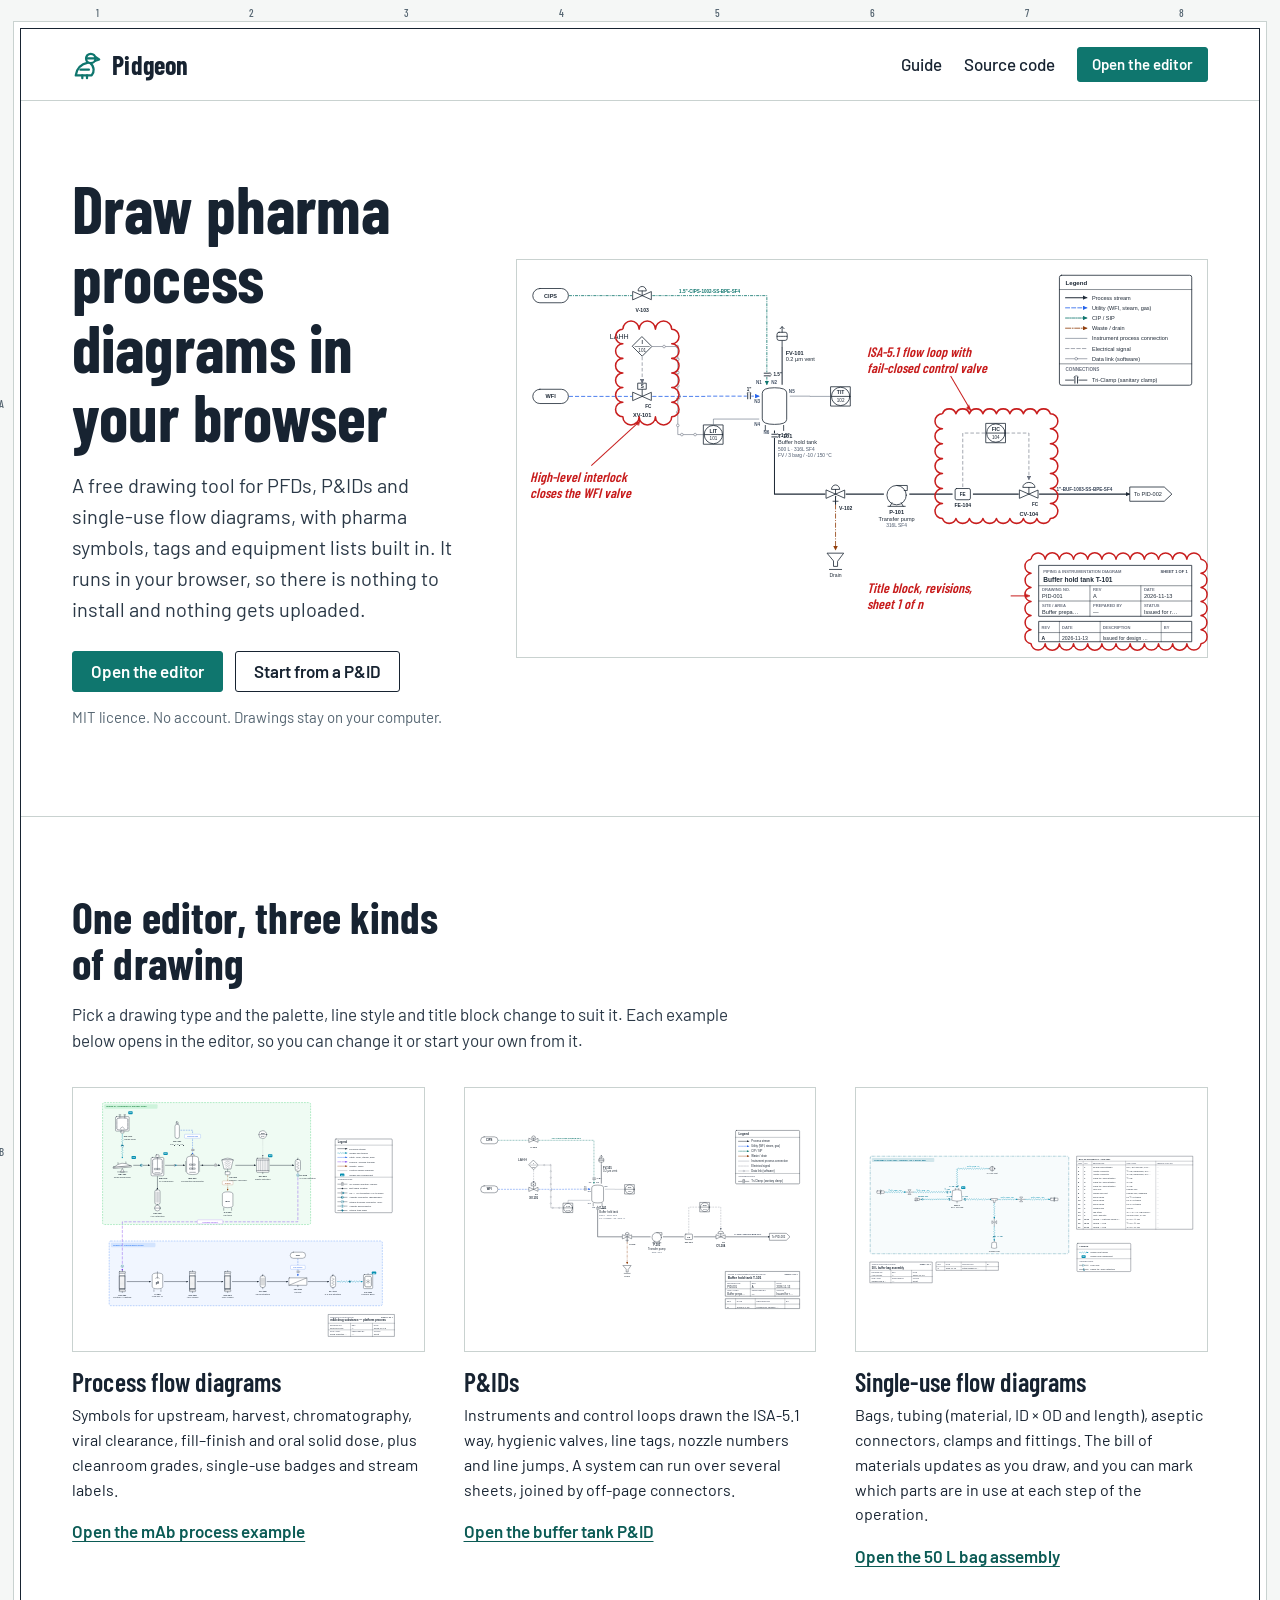
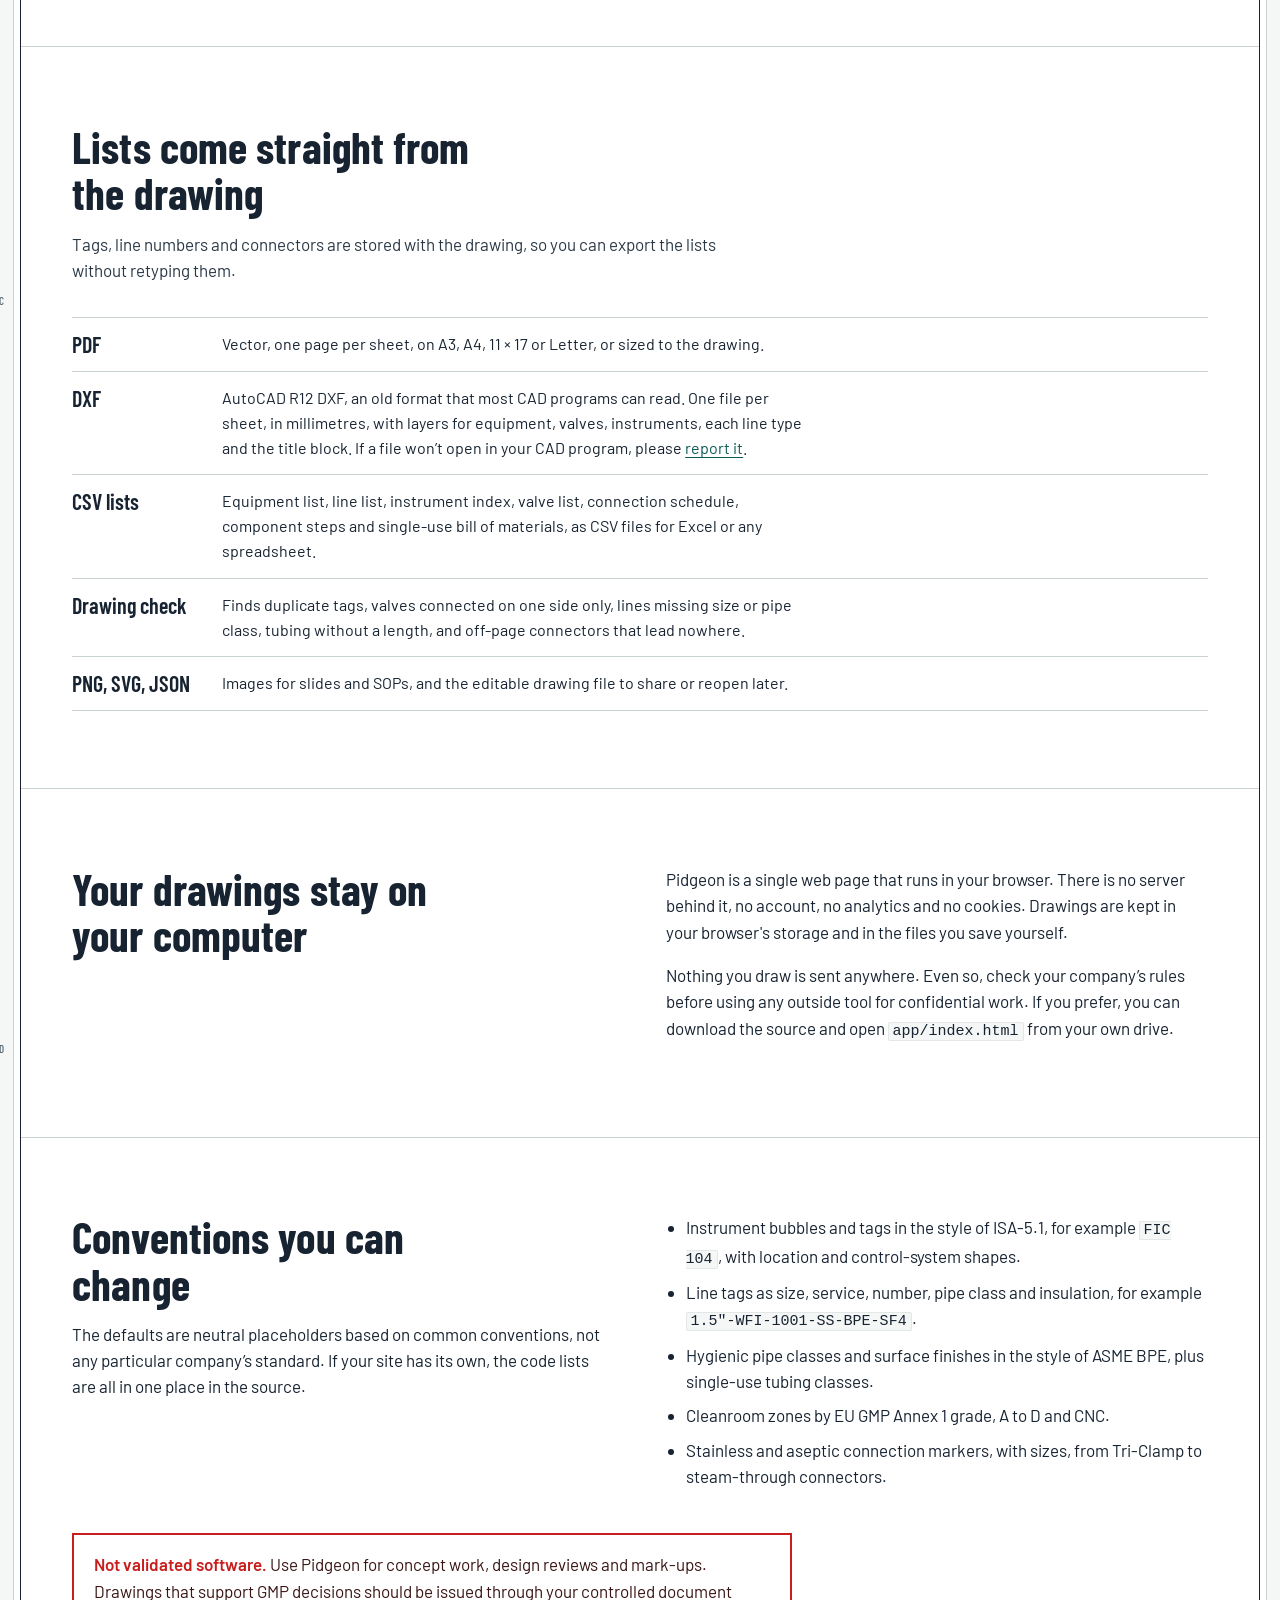
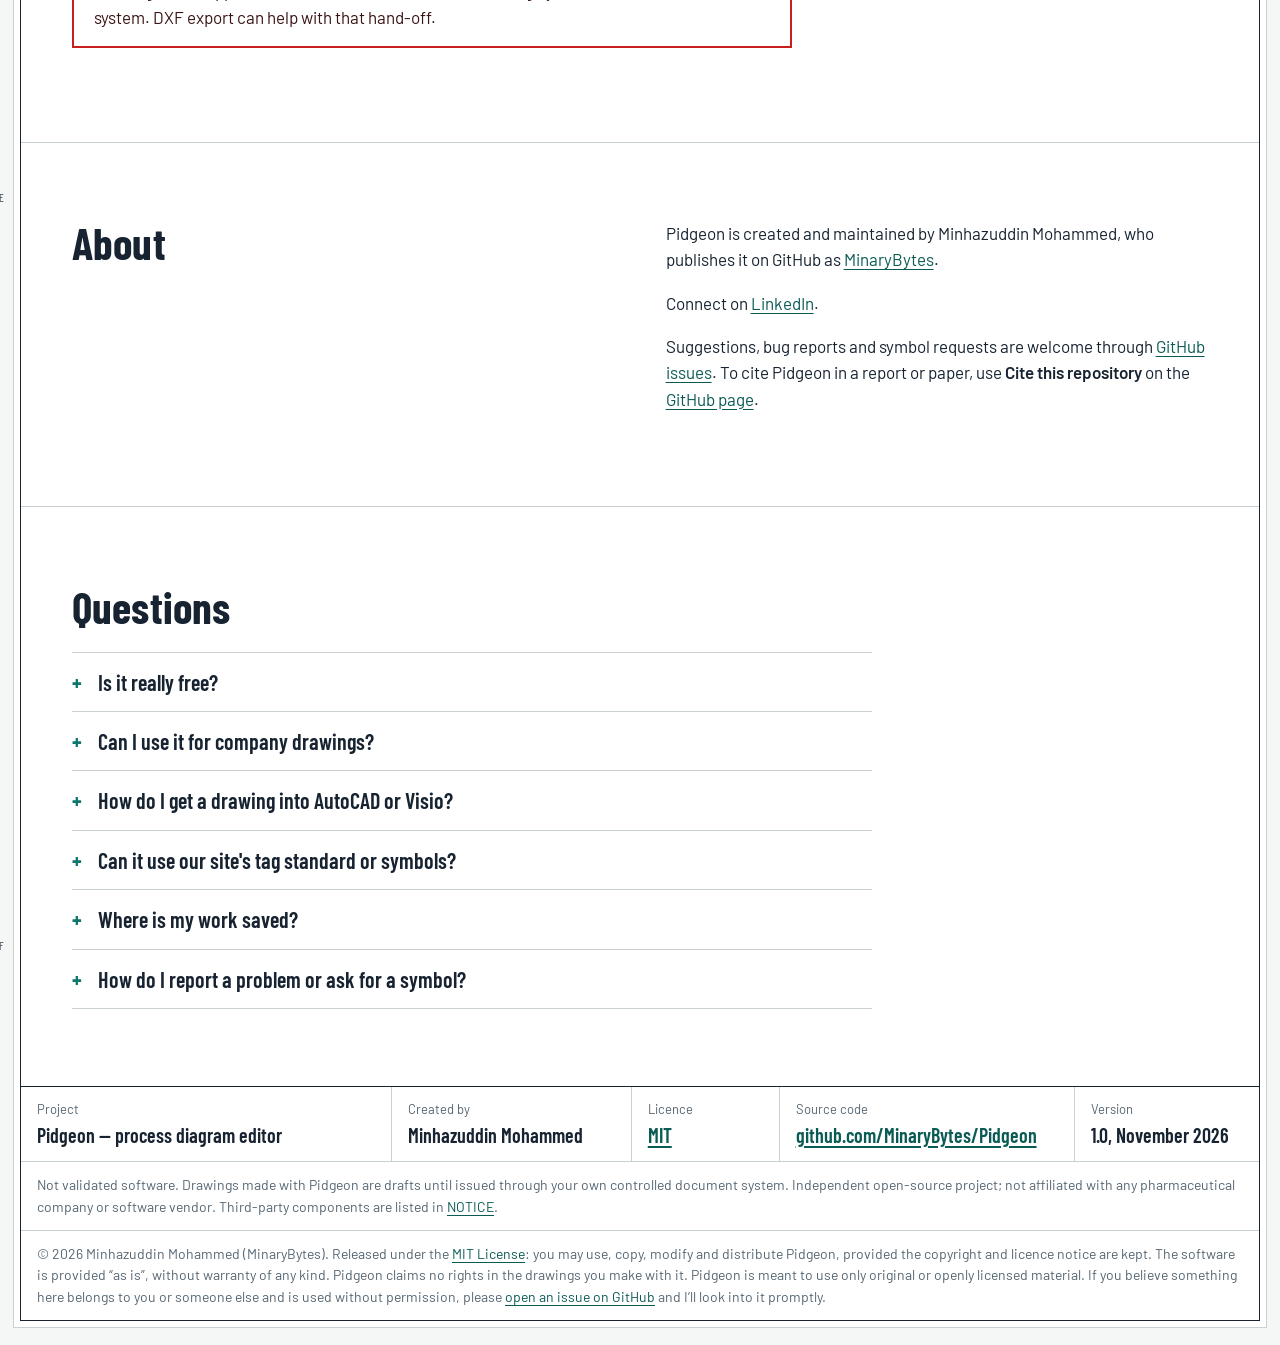
<file: index.html>
<!DOCTYPE html>
<html lang="en">
<head>
<meta charset="utf-8">
<meta name="viewport" content="width=device-width, initial-scale=1">
<title>Pidgeon — free process diagrams for pharma</title>
<meta name="description" content="A free, open-source editor for pharma PFDs, P&IDs and single-use flow diagrams. It runs in your browser and nothing is uploaded.">
<link rel="icon" href="assets/pidgeon.svg" type="image/svg+xml">
<link rel="stylesheet" href="assets/site.css">
<meta property="og:title" content="Pidgeon — process diagrams for pharma">
<meta property="og:description" content="A free, open-source editor for PFDs, P&amp;IDs and single-use flow diagrams. It runs in your browser and nothing is uploaded.">
<meta property="og:image" content="https://pidgeon.studio/assets/app-pid.webp">
<meta property="og:url" content="https://pidgeon.studio/">
<link rel="canonical" href="https://pidgeon.studio/">
</head>
<body>
<a class="skip" href="#main">Skip to content</a>
<div class="frame">
<div class="zones-x" aria-hidden="true"><span>1</span><span>2</span><span>3</span><span>4</span><span>5</span><span>6</span><span>7</span><span>8</span></div><div class="zones-y" aria-hidden="true"><span>A</span><span>B</span><span>C</span><span>D</span><span>E</span><span>F</span></div>
<header class="top">
  <a class="brand" href="./"><svg viewBox="0 0 32 32" fill="none" stroke="#0F766E" stroke-width="2.4" stroke-linejoin="round" stroke-linecap="round" aria-hidden="true"><circle cx="20" cy="9" r="5"/><path d="M15 9h10"/><path d="M25 7.5l4 2.5-4 1.5"/><path d="M17 13.5C10 15 5 20 4 27h17c3-3.5 3-9.5-1.5-13"/><path d="M9 21h9"/><path d="M11 27v3M16 27v3"/></svg>Pidgeon</a>
  <nav class="links" aria-label="Main">
    <a href="guide.html">Guide</a>
    <a href="https://github.com/MinaryBytes/Pidgeon">Source code</a>
    <a class="btn go" href="app/">Open the editor</a>
  </nav>
</header>
<main id="main">
<div class="hero">
  <div>
    <h1>Draw pharma process diagrams in your browser</h1>
    <p class="lede">A free drawing tool for PFDs, P&amp;IDs and single-use flow diagrams, with pharma symbols, tags and equipment lists built in. It runs in your browser, so there is nothing to install and nothing gets uploaded.</p>
    <div class="ctas">
      <a class="btn go" href="app/">Open the editor</a>
      <a class="btn" href="app/#template-pid">Start from a P&amp;ID</a>
    </div>
    <p class="small">MIT licence. No account. Drawings stay on your computer.</p>
  </div>
  <figure class="drawing" style="margin:0">
    <img src="assets/drawing-pid.svg" width="1356" height="780" alt="A P&amp;ID drawn in Pidgeon: buffer hold tank T-101 with WFI and CIP supply lines, level and temperature transmitters, an interlocked on/off valve, transfer pump, flow loop with control valve, legend and title block.">
    <svg class="markup" viewBox="54 40 1356 780" aria-hidden="true">
      <g class="n1"><path class="cloud" pathLength="1" d="M890.0,342.0 A14,14 0 0 1 916.5,342.0 A14,14 0 0 1 943.0,342.0 A14,14 0 0 1 969.5,342.0 A14,14 0 0 1 996.0,342.0 A14,14 0 0 1 1022.5,342.0 A14,14 0 0 1 1049.0,342.0 A14,14 0 0 1 1075.5,342.0 A14,14 0 0 1 1102.0,342.0 A14,14 0 0 1 1102.0,371.4 A14,14 0 0 1 1102.0,400.9 A14,14 0 0 1 1102.0,430.3 A14,14 0 0 1 1102.0,459.7 A14,14 0 0 1 1102.0,489.1 A14,14 0 0 1 1102.0,518.6 A14,14 0 0 1 1102.0,548.0 A14,14 0 0 1 1075.5,548.0 A14,14 0 0 1 1049.0,548.0 A14,14 0 0 1 1022.5,548.0 A14,14 0 0 1 996.0,548.0 A14,14 0 0 1 969.5,548.0 A14,14 0 0 1 943.0,548.0 A14,14 0 0 1 916.5,548.0 A14,14 0 0 1 890.0,548.0 A14,14 0 0 1 890.0,518.6 A14,14 0 0 1 890.0,489.1 A14,14 0 0 1 890.0,459.7 A14,14 0 0 1 890.0,430.3 A14,14 0 0 1 890.0,400.9 A14,14 0 0 1 890.0,371.4 A14,14 0 0 1 890.0,342.0"/><path class="lead" pathLength="1" d="M906,268 L946,336"/><path class="tri" d="M946,336 l-10,-4 l6,-8 z"/><text x="742" y="230">ISA-5.1 flow loop with</text><text x="742" y="262">fail-closed control valve</text></g>
      <g class="n2"><path class="cloud" pathLength="1" d="M262.0,176.0 A14,14 0 0 1 294.0,176.0 A14,14 0 0 1 326.0,176.0 A14,14 0 0 1 358.0,176.0 A14,14 0 0 1 358.0,204.7 A14,14 0 0 1 358.0,233.3 A14,14 0 0 1 358.0,262.0 A14,14 0 0 1 358.0,290.7 A14,14 0 0 1 358.0,319.3 A14,14 0 0 1 358.0,348.0 A14,14 0 0 1 326.0,348.0 A14,14 0 0 1 294.0,348.0 A14,14 0 0 1 262.0,348.0 A14,14 0 0 1 262.0,319.3 A14,14 0 0 1 262.0,290.7 A14,14 0 0 1 262.0,262.0 A14,14 0 0 1 262.0,233.3 A14,14 0 0 1 262.0,204.7 A14,14 0 0 1 262.0,176.0"/><path class="lead" pathLength="1" d="M200,444 L296,356"/><path class="tri" d="M296,356 l-3,10 l-8,-6 z"/><text x="80" y="476">High-level interlock</text><text x="80" y="508">closes the WFI valve</text></g>
      <g class="n3"><path class="cloud" pathLength="1" d="M1064.0,628.0 A14,14 0 0 1 1091.8,628.0 A14,14 0 0 1 1119.7,628.0 A14,14 0 0 1 1147.5,628.0 A14,14 0 0 1 1175.3,628.0 A14,14 0 0 1 1203.2,628.0 A14,14 0 0 1 1231.0,628.0 A14,14 0 0 1 1258.8,628.0 A14,14 0 0 1 1286.7,628.0 A14,14 0 0 1 1314.5,628.0 A14,14 0 0 1 1342.3,628.0 A14,14 0 0 1 1370.2,628.0 A14,14 0 0 1 1398.0,628.0 A14,14 0 0 1 1398.0,655.7 A14,14 0 0 1 1398.0,683.3 A14,14 0 0 1 1398.0,711.0 A14,14 0 0 1 1398.0,738.7 A14,14 0 0 1 1398.0,766.3 A14,14 0 0 1 1398.0,794.0 A14,14 0 0 1 1370.2,794.0 A14,14 0 0 1 1342.3,794.0 A14,14 0 0 1 1314.5,794.0 A14,14 0 0 1 1286.7,794.0 A14,14 0 0 1 1258.8,794.0 A14,14 0 0 1 1231.0,794.0 A14,14 0 0 1 1203.2,794.0 A14,14 0 0 1 1175.3,794.0 A14,14 0 0 1 1147.5,794.0 A14,14 0 0 1 1119.7,794.0 A14,14 0 0 1 1091.8,794.0 A14,14 0 0 1 1064.0,794.0 A14,14 0 0 1 1064.0,766.3 A14,14 0 0 1 1064.0,738.7 A14,14 0 0 1 1064.0,711.0 A14,14 0 0 1 1064.0,683.3 A14,14 0 0 1 1064.0,655.7 A14,14 0 0 1 1064.0,628.0"/><path class="lead" pathLength="1" d="M1024,700 L1062,700"/><path class="tri" d="M1062,700 l-10,-5 v10 z"/><text x="742" y="694">Title block, revisions,</text><text x="742" y="726">sheet 1 of n</text></g>
    </svg>
  </figure>
</div>

<section aria-labelledby="kinds">
  <h2 id="kinds">One editor, three kinds of drawing</h2>
  <p class="intro">Pick a drawing type and the palette, line style and title block change to suit it. Each example below opens in the editor, so you can change it or start your own from it.</p>
  <div class="kinds">
    <div class="kind">
      <figure><img src="assets/drawing-mab.svg" alt="Process flow diagram of a monoclonal antibody process, from seed expansion to frozen bulk drug substance." loading="lazy"></figure>
      <h3>Process flow diagrams</h3>
      <p>Symbols for upstream, harvest, chromatography, viral clearance, fill–finish and oral solid dose, plus cleanroom grades, single-use badges and stream labels.</p>
      <a class="open" href="app/#template-mab">Open the mAb process example</a>
    </div>
    <div class="kind">
      <figure><img src="assets/drawing-pid.svg" alt="P&amp;ID of buffer hold tank T-101." loading="lazy"></figure>
      <h3>P&amp;IDs</h3>
      <p>Instruments and control loops drawn the ISA-5.1 way, hygienic valves, line tags, nozzle numbers and line jumps. A system can run over several sheets, joined by off-page connectors.</p>
      <a class="open" href="app/#template-pid">Open the buffer tank P&amp;ID</a>
    </div>
    <div class="kind">
      <figure><img src="assets/drawing-su.svg" alt="Single-use flow diagram of a 50 litre buffer bag with tubing, aseptic connectors, clamps, a tee and a sample bag, with its bill of materials." loading="lazy"></figure>
      <h3>Single-use flow diagrams</h3>
      <p>Bags, tubing (material, ID × OD and length), aseptic connectors, clamps and fittings. The bill of materials updates as you draw, and you can mark which parts are in use at each step of the operation.</p>
      <a class="open" href="app/#template-su">Open the 50 L bag assembly</a>
    </div>
  </div>
</section>

<section aria-labelledby="out">
  <h2 id="out">Lists come straight from the drawing</h2>
  <p class="intro">Tags, line numbers and connectors are stored with the drawing, so you can export the lists without retyping them.</p>
  <table class="outputs">
    <tr><th scope="row">PDF</th><td><p>Vector, one page per sheet, on A3, A4, 11 × 17 or Letter, or sized to the drawing.</p></td></tr>
    <tr><th scope="row">DXF</th><td><p>AutoCAD R12 DXF, an old format that most CAD programs can read. One file per sheet, in millimetres, with layers for equipment, valves, instruments, each line type and the title block. If a file won’t open in your CAD program, please <a href="https://github.com/MinaryBytes/Pidgeon/issues">report it</a>.</p></td></tr>
    <tr><th scope="row">CSV lists</th><td><p>Equipment list, line list, instrument index, valve list, connection schedule, component steps and single-use bill of materials, as CSV files for Excel or any spreadsheet.</p></td></tr>
    <tr><th scope="row">Drawing check</th><td><p>Finds duplicate tags, valves connected on one side only, lines missing size or pipe class, tubing without a length, and off-page connectors that lead nowhere.</p></td></tr>
    <tr><th scope="row">PNG, SVG, JSON</th><td><p>Images for slides and SOPs, and the editable drawing file to share or reopen later.</p></td></tr>
  </table>
</section>

<section aria-labelledby="priv">
  <div class="split">
    <div>
      <h2 id="priv">Your drawings stay on your computer</h2>
    </div>
    <div>
      <p>Pidgeon is a single web page that runs in your browser. There is no server behind it, no account, no analytics and no cookies. Drawings are kept in your browser's storage and in the files you save yourself.</p>
      <p>Nothing you draw is sent anywhere. Even so, check your company’s rules before using any outside tool for confidential work. If you prefer, you can download the source and open <code>app/index.html</code> from your own drive.</p>
    </div>
  </div>
</section>

<section aria-labelledby="conv">
  <div class="split">
    <div>
      <h2 id="conv">Conventions you can change</h2>
      <p>The defaults are neutral placeholders based on common conventions, not any particular company’s standard. If your site has its own, the code lists are all in one place in the source.</p>
    </div>
    <ul>
      <li>Instrument bubbles and tags in the style of ISA-5.1, for example <code>FIC 104</code>, with location and control-system shapes.</li>
      <li>Line tags as size, service, number, pipe class and insulation, for example <code>1.5"-WFI-1001-SS-BPE-SF4</code>.</li>
      <li>Hygienic pipe classes and surface finishes in the style of ASME BPE, plus single-use tubing classes.</li>
      <li>Cleanroom zones by EU GMP Annex 1 grade, A to D and CNC.</li>
      <li>Stainless and aseptic connection markers, with sizes, from Tri-Clamp to steam-through connectors.</li>
    </ul>
  </div>
  <p class="note" style="margin-top:36px"><strong>Not validated software.</strong> Use Pidgeon for concept work, design reviews and mark-ups. Drawings that support GMP decisions should be issued through your controlled document system. DXF export can help with that hand-off.</p>
</section>

<section aria-labelledby="about">
  <div class="split">
    <div><h2 id="about">About</h2></div>
    <div>
      <p>Pidgeon is created and maintained by Minhazuddin Mohammed, who publishes it on GitHub as <a href="https://github.com/MinaryBytes">MinaryBytes</a>.</p>
      <p>Connect on <a href="https://www.linkedin.com/in/minhazuddinm/" rel="author">LinkedIn</a>.</p>
      <p>Suggestions, bug reports and symbol requests are welcome through <a href="https://github.com/MinaryBytes/Pidgeon/issues">GitHub issues</a>. To cite Pidgeon in a report or paper, use <b>Cite this repository</b> on the <a href="https://github.com/MinaryBytes/Pidgeon">GitHub page</a>.</p>
    </div>
  </div>
</section>

<section aria-labelledby="faq">
  <h2 id="faq" style="margin-bottom:22px">Questions</h2>
  <details><summary>Is it really free?</summary><p>Yes. Pidgeon is open source under the MIT licence: use it, change it and share it, including at work and in commercial projects.</p></details>
  <details><summary>Can I use it for company drawings?</summary><p>Nothing you draw leaves your computer, but whether you may use it for company work is your company’s call, so check their rules on outside tools first. Because Pidgeon is a static page, an IT team can also host its own copy internally.</p></details>
  <details><summary>How do I get a drawing into AutoCAD or Visio?</summary><p>Use Save &amp; export. For CAD, choose DXF, which keeps layers and linetypes. For Visio, PowerPoint or Word, choose SVG and insert it as a picture.</p></details>
  <details><summary>Can it use our site's tag standard or symbols?</summary><p>The service codes, pipe classes and tag prefixes are short lists at the top of the code. Fork the project and change them, or open an issue describing your standard.</p></details>
  <details><summary>Where is my work saved?</summary><p>In this browser on this computer, automatically. To move a drawing to another computer or share it, use Save &amp; export and choose the diagram file (.json), then Open it on the other machine.</p></details>
  <details><summary>How do I report a problem or ask for a symbol?</summary><p>Open an issue on <a href="https://github.com/MinaryBytes/Pidgeon/issues">GitHub</a>. Attach the .json file if a drawing shows the problem, after removing anything confidential.</p></details>
</section>
</main>
<footer class="titleblock">
  <div><span class="k">Project</span><span class="v">Pidgeon — process diagram editor</span></div>
  <div><span class="k">Created by</span><span class="v" data-author>Minhazuddin Mohammed</span></div>
  <div><span class="k">Licence</span><span class="v"><a href="LICENSE">MIT</a></span></div>
  <div><span class="k">Source code</span><span class="v"><a href="https://github.com/MinaryBytes/Pidgeon">github.com/MinaryBytes/Pidgeon</a></span></div>
  <div><span class="k">Version</span><span class="v">1.0, November 2026</span></div>
  <div class="wide">Not validated software. Drawings made with Pidgeon are drafts until issued through your own controlled document system. Independent open-source project; not affiliated with any pharmaceutical company or software vendor. Third-party components are listed in <a href="NOTICE.md">NOTICE</a>.</div>
  <div class="wide copyright">© 2026 Minhazuddin Mohammed (MinaryBytes). Released under the <a href="LICENSE">MIT License</a>: you may use, copy, modify and distribute Pidgeon, provided the copyright and licence notice are kept. The software is provided “as is”, without warranty of any kind. Pidgeon claims no rights in the drawings you make with it. Pidgeon is meant to use only original or openly licensed material. If you believe something here belongs to you or someone else and is used without permission, please <a href="https://github.com/MinaryBytes/Pidgeon/issues/new">open an issue on GitHub</a> and I’ll look into it promptly.</div>
</footer>
</div>
</body>
</html>
</file>
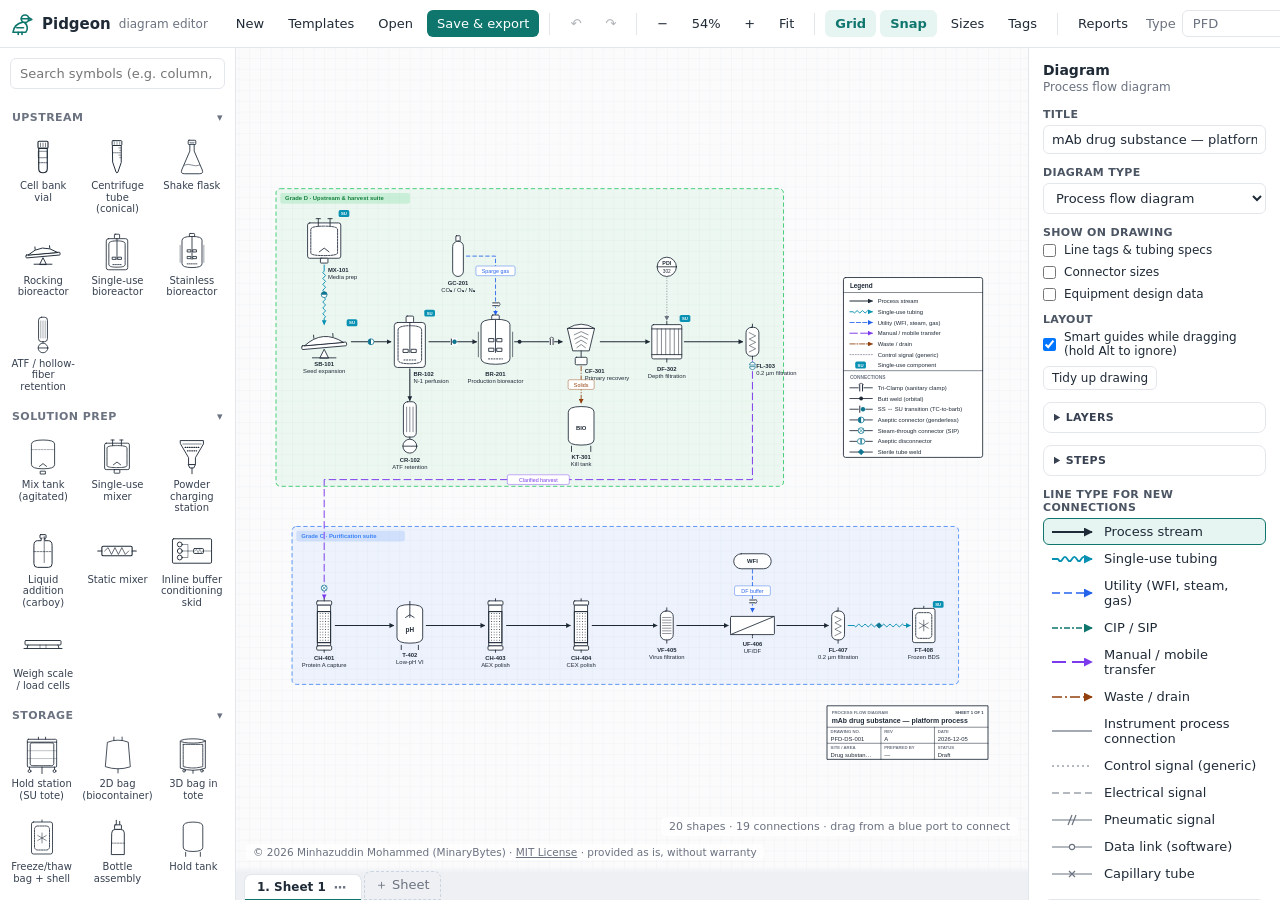
<file: app/index.html>
<!DOCTYPE html>
<html lang="en">
<head>
<meta charset="utf-8">
<meta name="viewport" content="width=device-width, initial-scale=1">
<title>Pidgeon — process diagram editor</title>
<meta name="description" content="Free, open-source editor for pharma PFDs, P&IDs and single-use assembly drawings. Runs in your browser.">
<link rel="icon" href="../assets/pidgeon.svg" type="image/svg+xml">
<style>
:root{--bg:#f4f5f7;--panel:#fff;--line:#e3e6eb;--ink:#1f2a37;--muted:#6b7280;--accent:#0f766e;--accent-soft:#e6f4f2;--sel:#0ea5e9}
*{box-sizing:border-box}
html,body{margin:0;height:100%;font-family:Inter,system-ui,-apple-system,"Segoe UI",sans-serif;color:var(--ink);background:var(--bg);font-size:13px;overflow:hidden}
button,input,select,textarea{font:inherit;color:inherit}
#app{display:grid;grid-template-columns:236px 1fr 252px;grid-template-rows:48px 1fr;height:100vh}
header{grid-column:1/4;display:flex;align-items:center;gap:4px;padding:0 10px;background:var(--panel);border-bottom:1px solid var(--line);min-width:0;overflow-x:auto}
.brand{display:flex;align-items:center;gap:8px;font-weight:700;font-size:15px;margin-right:10px;white-space:nowrap}
a.brand{color:inherit;text-decoration:none;border-radius:6px;padding:2px 4px;margin-left:-4px}a.brand:hover{background:#f0fdfa}a.brand:focus-visible{outline:2px solid var(--accent);outline-offset:2px}
.brand small{font-weight:500;color:var(--muted);font-size:12px}
.btn{border:1px solid transparent;background:transparent;border-radius:6px;padding:5px 9px;cursor:pointer;white-space:nowrap;display:inline-flex;align-items:center;gap:5px}
.btn:hover{background:#eef0f3}
.btn.primary{background:var(--accent);color:#fff}
.btn.primary:hover{background:#0d6660}
.btn.outline{border-color:var(--line);background:#fff}
.btn.on{background:var(--accent-soft);color:var(--accent);font-weight:600}
.btn:disabled{opacity:.35;cursor:default;background:transparent}
.sep{width:1px;height:22px;background:var(--line);margin:0 6px;flex:none}
.spacer{flex:1}
#zoomLbl{min-width:48px;text-align:center;font-variant-numeric:tabular-nums}
header select{border:1px solid var(--line);border-radius:6px;padding:4px 6px;background:#fff}
/* palette */
#palette{background:var(--panel);border-right:1px solid var(--line);display:flex;flex-direction:column;min-height:0}
#palSearch{margin:10px;padding:7px 9px;border:1px solid var(--line);border-radius:6px;outline:none}
#palSearch:focus{border-color:var(--accent)}
#palList{overflow-y:auto;padding:0 8px 16px;flex:1}
.cat{margin-top:6px}
.cat h4{margin:0;padding:6px 4px;font-size:11px;letter-spacing:.04em;text-transform:uppercase;color:var(--muted);cursor:pointer;display:flex;justify-content:space-between;user-select:none}
.cat.closed .grid{display:none}
.cat.closed h4 span:last-child{transform:rotate(-90deg)}
.grid{display:grid;grid-template-columns:repeat(3,1fr);gap:4px}
.pal-item{display:flex;flex-direction:column;align-items:center;gap:3px;padding:6px 2px 5px;border-radius:6px;cursor:grab;border:1px solid transparent;user-select:none;touch-action:none}
.pal-item:hover{background:#f1f5f9;border-color:var(--line)}
.pal-item svg{width:44px;height:40px;pointer-events:none}
.pal-item span{font-size:10px;text-align:center;line-height:1.15;color:#374151}
.ghost{position:fixed;pointer-events:none;z-index:50;transform:translate(-50%,-50%);opacity:.8}
.ghost svg{width:64px;height:58px}
/* stage */
#stage{position:relative;min-width:0;min-height:0;overflow:hidden}
#cv{width:100%;height:100%;display:block;background:#fbfbfc;touch-action:none;user-select:none;-webkit-user-select:none}
#cv.panning{cursor:grabbing}
#cv.space{cursor:grab}
.port{fill:#fff;stroke:var(--sel);stroke-width:1.5;opacity:0;cursor:crosshair}
.port.q{stroke-width:1.2}
.node:hover .port,#cv.connecting .port,.node.sel .port{opacity:1}
.port:hover{fill:var(--sel)}
.node{cursor:move}
.ehit{cursor:pointer}
.handle{fill:#fff;stroke:var(--sel);stroke-width:1.5;cursor:nwse-resize}
.eend{fill:#fff;stroke:var(--sel);stroke-width:1.5;cursor:crosshair}
.seg{fill:var(--sel);stroke:#fff;stroke-width:1.2}.seg.h{cursor:ns-resize}.seg.v{cursor:ew-resize}.seg:hover{fill:#0369a1}
.layerbar{position:relative}.layerbar+.stepbar{margin-left:6px}
.lbtn{border:1px solid #cbd5e1;background:#fff;border-radius:6px;padding:3px 9px;font-size:12px;cursor:pointer;color:#334155}.lbtn b{color:var(--accent)}
.lpop{position:fixed;min-width:240px;max-height:60vh;overflow:auto;background:#fff;border:1px solid var(--line);border-radius:8px;box-shadow:0 8px 24px rgba(15,23,42,.14);padding:6px;z-index:20;font-weight:500;color:#1f2937}
.lrow{display:flex;align-items:center;gap:7px;padding:5px 6px;border-radius:5px;cursor:pointer}.lrow:hover{background:#f1f5f9}
.lrow i{width:10px;height:10px;border-radius:3px;flex:none}.lrow span{flex:1}
.solo{border:none;background:none;color:var(--muted);font-size:11px;cursor:pointer;padding:0 2px}.solo:hover{color:var(--accent)}
.lfoot{border-top:1px solid var(--line);margin-top:4px;padding-top:6px}.lfoot .btn{width:100%}
.ldot{display:inline-block;width:9px;height:9px;border-radius:3px;margin-right:5px;vertical-align:0}
.stepbar{margin-left:auto;align-self:center;display:flex;align-items:center;gap:4px;padding:0 4px 3px;font-size:12px;color:#5b21b6;font-weight:600;flex:none}
.stepbar select{font-size:12px;padding:3px 6px;border:1px solid #c4b5fd;border-radius:6px;background:#faf5ff;color:#3b0764;max-width:220px}
.sbtn{border:1px solid #c4b5fd;background:#fff;color:#5b21b6;border-radius:6px;width:24px;height:24px;cursor:pointer;font-size:14px;line-height:1}
.sbtn:disabled{opacity:.35;cursor:default}
.chips{display:flex;flex-wrap:wrap;gap:5px}
.chip{border:1px solid var(--line);background:#fff;border-radius:999px;padding:3px 9px;font-size:12px;cursor:pointer;color:#374151}
.chip.on{background:#f3e8ff;border-color:#a78bfa;color:#5b21b6;font-weight:600}
.chip.part{background:repeating-linear-gradient(45deg,#f3e8ff,#f3e8ff 4px,#fff 4px,#fff 8px);border-color:#c4b5fd}
.step-row{display:flex;gap:4px;align-items:center;margin-bottom:5px}.step-row b{width:18px;color:#5b21b6;font-size:12px}.step-row input{flex:1;min-width:0}
.step-row .btn{padding:3px 7px}
#tabs{position:absolute;left:0;right:0;bottom:0;height:34px;display:flex;align-items:flex-end;gap:2px;padding:0 8px;background:linear-gradient(to top,#eef0f3,#eef0f3 80%,transparent);overflow-x:auto;z-index:5}
.tab{display:flex;align-items:center;gap:6px;padding:5px 12px 6px;border:1px solid var(--line);border-bottom:none;border-radius:7px 7px 0 0;background:#e9ecef;cursor:pointer;white-space:nowrap;font-size:12px;color:#4b5563;user-select:none}
.tab:hover{background:#f8fafc}
.tab.on{background:#fff;color:var(--ink);font-weight:600;box-shadow:0 -1px 0 var(--accent) inset}
.tab .tmenu{border:none;background:transparent;cursor:pointer;padding:0 2px;color:var(--muted);font-size:13px;line-height:1}
.tab .tmenu:hover{color:var(--ink)}
.tab-add{border:1px dashed #cbd5e1;background:transparent;border-radius:7px 7px 0 0;padding:4px 10px 5px;cursor:pointer;color:var(--muted);font-size:13px}
.tab-add:hover{color:var(--accent);border-color:var(--accent)}
#legal{position:absolute;left:10px;bottom:40px;max-width:calc(100% - 20px);font-size:10.5px;color:var(--muted);background:rgba(255,255,255,.8);padding:2px 7px;border-radius:5px;pointer-events:none;white-space:nowrap;overflow:hidden;text-overflow:ellipsis}#status{bottom:64px!important}#legal a{color:inherit;pointer-events:auto}
@media (max-width:900px){#legal{display:none}}
#status{position:absolute;right:10px;bottom:40px;font-size:11px;color:var(--muted);background:rgba(255,255,255,.85);padding:3px 8px;border-radius:5px;pointer-events:none}
#editor{position:absolute;display:none;z-index:20;width:180px;min-height:28px;padding:4px 6px;border:1.5px solid var(--sel);border-radius:5px;font-size:12px;text-align:center;resize:none;outline:none;box-shadow:0 4px 14px rgba(0,0,0,.12)}
/* props */
#props{background:var(--panel);border-left:1px solid var(--line);overflow-y:auto;padding:14px}
#props h3{margin:0 0 2px;font-size:14px}
#props .sub{color:var(--muted);font-size:12px;margin-bottom:14px}
.field{margin-bottom:12px}
.field label{display:block;font-size:11px;font-weight:600;color:#4b5563;margin-bottom:4px;text-transform:uppercase;letter-spacing:.03em}
.field input,.field select,.field textarea{width:100%;padding:6px 8px;border:1px solid var(--line);border-radius:6px;background:#fff;outline:none}
.field input:focus,.field select:focus,.field textarea:focus{border-color:var(--accent)}
.field textarea{resize:vertical;min-height:52px}
.row2{display:grid;grid-template-columns:1fr 1fr;gap:8px}
.swatches{display:flex;gap:6px;flex-wrap:wrap}
.sw{width:22px;height:22px;border-radius:50%;border:1px solid #cbd5e1;cursor:pointer}
.sw.on{outline:2px solid var(--accent);outline-offset:2px}
.btns{display:flex;flex-wrap:wrap;gap:6px;margin-top:6px}
.btns .btn{border-color:var(--line);background:#fff;font-size:12px;padding:4px 8px}
.btns .btn.danger{color:#b91c1c}
.btns .btn.primary{background:var(--accent);color:#fff;border-color:var(--accent)}
.tips{font-size:12px;color:#4b5563;line-height:1.55;background:#f8fafc;border:1px solid var(--line);border-radius:8px;padding:10px 12px}
.tips b{color:var(--ink)}
kbd{font-family:inherit;font-size:11px;border:1px solid #d1d5db;border-bottom-width:2px;border-radius:4px;padding:0 4px;background:#fff}
.sect{border:1px solid var(--line);border-radius:8px;margin-bottom:12px;background:#fff}
.sect summary{padding:8px 10px;font-size:11px;font-weight:700;text-transform:uppercase;letter-spacing:.03em;color:#374151;cursor:pointer;user-select:none}
.sect[open] summary{border-bottom:1px solid var(--line)}
.sect-b{padding:10px 10px 2px}
.chk,.field .chk{display:flex;align-items:center;gap:8px;margin:0 0 8px;cursor:pointer;font-size:12px;font-weight:500;text-transform:none;letter-spacing:0;color:var(--ink)}
.chk input,.field .chk input{width:auto;margin:0}
.rev-row{display:flex;flex-wrap:wrap;gap:4px;margin-bottom:8px;padding-bottom:8px;border-bottom:1px dashed var(--line)}
.rev-row input,.rev-row textarea{padding:4px 6px;border:1px solid var(--line);border-radius:5px;font-size:12px}
.rev-row textarea{width:100%;resize:vertical}
.rev-row .btn{padding:2px 7px;border:1px solid var(--line)}
.issue{display:flex;gap:8px;align-items:flex-start;padding:7px 8px;border-radius:6px;cursor:pointer;border:1px solid transparent}
.issue:hover{background:#f1f5f9;border-color:var(--line)}
.issue .sev{flex:none;font-size:10px;font-weight:700;padding:1px 6px;border-radius:4px;margin-top:1px}
.sev.err{background:#fee2e2;color:#b91c1c}.sev.warn{background:#fef3c7;color:#92400e}.sev.ok{background:#dcfce7;color:#166534}
.rep-row{display:flex;align-items:center;gap:8px;padding:8px 0;border-bottom:1px solid #f1f5f9}
.rep-row b{flex:1}
.rep-row span{color:var(--muted);font-size:12px;min-width:60px;text-align:right}
.lt-row{display:flex;align-items:center;gap:8px;padding:5px 6px;border-radius:6px;cursor:pointer;border:1px solid transparent}
.lt-row:hover{background:#f1f5f9}
.lt-row.on{border-color:var(--accent);background:var(--accent-soft)}
.lt-row svg{flex:none}
/* modal */
#modalBg{position:fixed;inset:0;background:rgba(15,23,42,.38);display:none;align-items:center;justify-content:center;z-index:100}
#modal{background:#fff;border-radius:12px;width:min(640px,92vw);max-height:86vh;overflow:auto;box-shadow:0 20px 50px rgba(0,0,0,.25)}
#modal .mh{display:flex;align-items:center;justify-content:space-between;padding:14px 18px;border-bottom:1px solid var(--line)}
#modal .mh h2{margin:0;font-size:15px}
#modal .mb{padding:16px 18px}
.tpl-grid{display:grid;grid-template-columns:repeat(2,1fr);gap:10px}
.tpl{border:1px solid var(--line);border-radius:10px;padding:12px;cursor:pointer;text-align:left;background:#fff}
.tpl:hover{border-color:var(--accent);background:var(--accent-soft)}
.tpl b{display:block;margin-bottom:4px}
.tpl span{color:var(--muted);font-size:12px;line-height:1.4}
.exp-sec{border:1px solid var(--line);border-radius:10px;padding:10px 12px;margin-bottom:10px}
.exp-sec>b{display:block;font-size:12px;text-transform:uppercase;letter-spacing:.03em;color:#374151;margin-bottom:6px}
.exp-opts{display:flex;gap:12px;flex-wrap:wrap;margin-bottom:4px}
.exp-opts label{display:flex;flex-direction:column;gap:4px;font-size:11px;font-weight:600;color:#4b5563;flex:1;min-width:180px}
.exp-opts select{padding:6px 8px;border:1px solid var(--line);border-radius:6px;background:#fff;font-weight:400}
.exp-prev{border:1px solid var(--line);border-radius:8px;background:#fff;padding:8px;text-align:center;margin-bottom:12px}
.exp-prev img{max-width:100%;max-height:300px}
.note{font-size:12px;color:var(--muted);margin-top:10px;line-height:1.5}
.toast{position:fixed;bottom:20px;left:50%;transform:translateX(-50%);background:#111827;color:#fff;padding:8px 14px;border-radius:8px;font-size:12px;z-index:200;opacity:0;transition:opacity .2s;pointer-events:none}
.toast.show{opacity:1}
table.keys{border-collapse:collapse;width:100%}
table.keys td{padding:5px 4px;border-bottom:1px solid #f1f5f9;vertical-align:top}
table.keys td:first-child{white-space:nowrap;width:44%}
@media (max-width:900px){#app{grid-template-columns:180px 1fr}#props{display:none}header{grid-column:1/3}}
</style>
</head>
<body>
<div id="app">
  <header>
    <a class="brand" href="https://pidgeon.studio/" target="_blank" rel="noopener" title="Pidgeon home page (opens in a new tab)">
      <svg width="24" height="24" viewBox="0 0 32 32" fill="none" stroke="#0f766e" stroke-width="2.2" stroke-linejoin="round" stroke-linecap="round" aria-hidden="true"><circle cx="20" cy="9" r="5"/><path d="M15 9h10"/><path d="M25 7.5l4 2.5-4 1.5"/><path d="M17 13.5C10 15 5 20 4 27h17c3-3.5 3-9.5-1.5-13"/><path d="M9 21h9"/><path d="M11 27v3M16 27v3"/></svg>
      Pidgeon <small>diagram editor</small>
    </a>
    <button class="btn" id="bNew" title="New diagram">New</button>
    <button class="btn" id="bTpl" title="Start from a template">Templates</button>
    <button class="btn" id="bOpen" title="Open a saved .json diagram">Open</button>
    <button class="btn primary" id="bExport" title="Save / export">Save &amp; export</button>
    <div class="sep"></div>
    <button class="btn" id="bUndo" title="Undo (Ctrl+Z)">↶</button>
    <button class="btn" id="bRedo" title="Redo (Ctrl+Y)">↷</button>
    <div class="sep"></div>
    <button class="btn" id="bZo" title="Zoom out">−</button>
    <span id="zoomLbl">100%</span>
    <button class="btn" id="bZi" title="Zoom in">+</button>
    <button class="btn" id="bFit" title="Fit to screen (F)">Fit</button>
    <div class="sep"></div>
    <button class="btn on" id="bGrid" title="Show grid">Grid</button>
    <button class="btn on" id="bSnap" title="Snap to grid">Snap</button>
    <button class="btn" id="bSizes" title="Show connector sizes on markers">Sizes</button>
    <button class="btn" id="bTags" title="Show line tags and tubing specs">Tags</button>
    <div class="sep"></div>
    <button class="btn" id="bReports" title="Equipment, line, instrument and valve lists, BOM, drawing check">Reports</button>
    <div class="spacer"></div>
    <label style="display:flex;align-items:center;gap:6px;white-space:nowrap;color:var(--muted)">Type
      <select id="modeSel"><option value="pfd">PFD</option><option value="pid">P&amp;ID</option><option value="su">Single Use Flow Diagram</option></select></label>
    <label style="display:flex;align-items:center;gap:6px;white-space:nowrap;color:var(--muted)">New line
      <select id="lineSel"></select></label>
    <button class="btn" id="bHelp" title="Shortcuts">?</button>
  </header>

  <aside id="palette">
    <input id="palSearch" placeholder="Search symbols (e.g. column, lyo)…">
    <div id="palList"></div>
  </aside>

  <main id="stage">
    <svg id="cv" xmlns="http://www.w3.org/2000/svg">
      <defs id="defs"></defs>
      <rect id="gridbg" x="0" y="0" width="100%" height="100%" fill="url(#grid)"/>
      <g id="world"><g id="Lz"></g><g id="Le"></g><g id="Ln"></g><g id="Lo"></g></g>
    </svg>
    <textarea id="editor" rows="1"></textarea>
    <div id="tabs"></div>
    <div id="status"></div>
    <div id="legal">© 2026 Minhazuddin Mohammed (MinaryBytes) · <a href="https://pidgeon.studio/LICENSE" target="_blank" rel="noopener">MIT License</a> · provided as is, without warranty</div>
  </main>

  <aside id="props"></aside>
</div>

<div id="modalBg"><div id="modal"><div class="mh"><h2 id="mTitle"></h2><button class="btn" id="mClose">✕</button></div><div class="mb" id="mBody"></div></div></div>
<input type="file" id="fileIn" accept=".json,application/json" style="display:none">
<div class="toast" id="toast"></div>

<script>
'use strict';
const INK = '#1f2a37';
const FONT = 'Inter, Segoe UI, Helvetica, Arial, sans-serif';
const GRID = 10;
const STORE = 'pidgeon-v1', LEGACY_STORE = 'pharmaflow-pfd-v1';
const REPO_URL = 'https://github.com/MinaryBytes/Pidgeon';
const DIRS = {n:[0,-1], e:[1,0], s:[0,1], w:[-1,0]};
const $ = s => document.querySelector(s);
const esc = s => String(s ?? '').replace(/[&<>"]/g, c => ({'&':'&amp;','<':'&lt;','>':'&gt;','"':'&quot;'}[c]));
const uid = () => Math.random().toString(36).slice(2, 10);
const T = (x, y, s, opt = {}) => `<text x="${x}" y="${y}" font-size="${opt.size || 10}" font-weight="${opt.weight || 600}" text-anchor="${opt.anchor || 'middle'}" fill="${opt.fill || INK}" stroke="none" font-family="${FONT}">${esc(s)}</text>`;

/* ---------- Line (stream) types ---------- */
const LINES = {
  process:  {name:'Process stream',            color:'#1f2a37', w:2,   dash:''},
  sutube:   {name:'Single-use tubing',         color:'#0891b2', w:1.8, dash:'', wavy:true},
  utility:  {name:'Utility (WFI, steam, gas)', color:'#2563eb', w:1.6, dash:'8 4'},
  cip:      {name:'CIP / SIP',                 color:'#0f766e', w:1.6, dash:'6 2 2 2'},
  transfer: {name:'Manual / mobile transfer',  color:'#7c3aed', w:1.8, dash:'14 6'},
  waste:    {name:'Waste / drain',             color:'#92400e', w:1.6, dash:'10 3 2 3'},
  proconn:  {name:'Instrument process connection', color:'#475569', w:1, dash:'', sig:true},
  signal:   {name:'Control signal (generic)',  color:'#6b7280', w:1.2, dash:'2 3', sig:true},
  electric: {name:'Electrical signal',         color:'#6b7280', w:1.2, dash:'7 4', sig:true},
  pneumatic:{name:'Pneumatic signal',          color:'#6b7280', w:1.2, dash:'', sig:true, decor:'pneu'},
  datalink: {name:'Data link (software)',      color:'#6b7280', w:1.2, dash:'', sig:true, decor:'data'},
  capillary:{name:'Capillary tube',            color:'#6b7280', w:1.2, dash:'', sig:true, decor:'cap'}
};
// Repeating marks along ISA-5.1 signal lines
const DECOR = {
  pneu: `<path d="M-4,5 L0,-5 M0,5 L4,-5" stroke-width="1.2"/>`,
  data: `<circle r="2.6" fill="#fff" stroke-width="1.1"/>`,
  cap:  `<path d="M-3,-3 L3,3 M-3,3 L3,-3" stroke-width="1.2"/>`
};
function decorAlong(L, pts) {
  if (!L.decor) return '';
  const len = pathLen(pts); let o = '';
  for (let d = 16; d < len - 12; d += 26) { const [x, y, a] = pointAt(pts, d); o += `<g transform="translate(${x.toFixed(1)},${y.toFixed(1)}) rotate(${(a*180/Math.PI).toFixed(1)})" fill="none" stroke="${L.color}" pointer-events="none">${DECOR[L.decor]}</g>`; }
  return o;
}
/* ---------- Connection indicators (drawn on lines; glyph axis = line direction) ---------- */
const AC = '#0e7490'; // aseptic family colour
const CONNS = {
  // Stainless / hygienic
  tc:     {fam:'ss', name:'Tri-Clamp (sanitary clamp)', svg:`<rect x="-4.5" y="-7" width="9" height="13" fill="#fff" stroke="none"/><path d="M-2.6,-6 V6 M2.6,-6 V6" stroke-width="1.8"/><path d="M-4.5,-6 Q0,-11.5 4.5,-6" stroke-width="1.2"/>`},
  flange: {fam:'ss', name:'Flanged', svg:`<rect x="-4" y="-8" width="8" height="16" fill="#fff" stroke="none"/><path d="M-2.5,-8 V8 M2.5,-8 V8" stroke-width="2.4"/>`},
  weld:   {fam:'ss', name:'Butt weld (orbital)', svg:`<circle r="3.6" fill="${INK}" stroke="none"/>`},
  thread: {fam:'ss', name:'Threaded', svg:`<rect x="-3" y="-7" width="8" height="14" fill="#fff" stroke="none"/><path d="M-1.5,-7 V7" stroke-width="2"/><path d="M1.5,-4 L4.5,-6.5 M1.5,1 L4.5,-1.5 M1.5,6 L4.5,3.5" stroke-width="1"/>`},
  qc:     {fam:'ss', name:'Quick-connect (non-sterile)', svg:`<rect x="-5" y="-6" width="10" height="12" fill="#fff" stroke="none"/><path d="M-4,-5 L1.5,0 L-4,5 M4,-5 V5" stroke-width="1.6"/>`},
  hose:   {fam:'ss', name:'Hose / transfer panel', svg:`<rect x="-6" y="-5" width="12" height="10" fill="#fff" stroke="none"/><path d="M-6,0 Q-3,-5 0,0 T6,0" stroke-width="1.6"/>`},
  sssu:   {fam:'ss', name:'SS ↔ SU transition (TC-to-barb)', svg:`<rect x="-4.5" y="-7" width="13" height="14" fill="#fff" stroke="none"/><path d="M-2.5,-6 V6" stroke-width="1.8"/><circle cx="3.5" cy="0" r="3.6" fill="${AC}" stroke="${AC}"/>`},
  // Aseptic / single-use
  ac:     {fam:'as', name:'Aseptic connector (genderless)', svg:`<circle r="5.5" fill="#fff"/><path d="M0,-5.5 A5.5,5.5 0 0 0 0,5.5 Z" fill="${AC}" stroke="none"/>`},
  stc:    {fam:'as', name:'Steam-through connector (SIP)', svg:`<circle r="5.5" fill="#fff"/><path d="M-3.9,-3.9 L3.9,3.9 M-3.9,3.9 L3.9,-3.9" stroke-width="1.2"/>`},
  adc:    {fam:'as', name:'Aseptic disconnector', svg:`<rect x="-7.5" y="-6" width="15" height="12" fill="#fff" stroke="none"/><path d="M-1.5,-5.5 A5.5,5.5 0 0 0 -1.5,5.5 Z M1.5,-5.5 A5.5,5.5 0 0 1 1.5,5.5 Z" fill="#fff"/>`},
  tweld:  {fam:'as', name:'Sterile tube weld', svg:`<path d="M0,-5 L5,0 L0,5 L-5,0 Z" fill="${AC}"/>`},
  tseal:  {fam:'as', name:'Tube seal (sealed & cut)', svg:`<path d="M0,-5 L5,0 L0,5 L-5,0 Z" fill="#fff"/><path d="M0,-5 V5" stroke-width="1.4"/>`},
  rtp:    {fam:'as', name:'Rapid transfer port (α/β RTP)', svg:`<circle r="6" fill="#fff"/><circle r="2.8" fill="#fff"/>`},
  luer:   {fam:'as', name:'Luer lock', svg:`<path d="M-4,-4.5 L4,0 L-4,4.5 Z" fill="#fff"/>`},
  aqc:    {fam:'as', name:'Aseptic quick-connect (male/female)', svg:`<rect x="-6" y="-5" width="12" height="10" fill="#fff" stroke="none"/><path d="M-5,-4.5 H0 V4.5 H-5" fill="#fff"/><path d="M1.5,-3 L5,0 L1.5,3" stroke-width="1.4"/>`},
  tie:    {fam:'as', name:'Cable tie / barb retention', svg:`<rect x="-1.8" y="-6.5" width="3.6" height="13" rx="1" fill="${AC}" stroke="none"/><rect x="1.8" y="4" width="3" height="3" fill="${AC}" stroke="none"/>`},
  overmold:{fam:'as', name:'Overmolded junction', svg:`<rect x="-5" y="-5" width="10" height="10" rx="3" fill="${AC}" fill-opacity=".35"/>`}
};
function connGlyph(type, x, y, ang) {
  const c = CONNS[type]; if (!c) return '';
  return `<g transform="translate(${x.toFixed(1)},${y.toFixed(1)}) rotate(${(ang * 180 / Math.PI).toFixed(1)})" fill="none" stroke="${c.fam === 'as' ? AC : INK}" stroke-width="1.4" stroke-linejoin="round" pointer-events="none">${c.svg}</g>`;
}
const SIZES = {
  ss: ['½"', '¾"', '1"', '1.5"', '2"', '2.5"', '3"', '4"', '6"'],
  as: ['⅛" HB', '¼" HB', '⅜" HB', '½" HB', '¾" HB', '1" HB', '½" TC', '¾" TC', '1" TC', '1.5" TC'],
  sssu: ['¾" TC × ⅜" HB', '¾" TC × ½" HB', '1.5" TC × ½" HB', '1.5" TC × ¾" HB', '1.5" TC × 1" HB']
};
const sizeList = k => k === 'sssu' ? 'dl-sssu' : CONNS[k]?.fam === 'as' ? 'dl-as' : 'dl-ss';
const sizeDatalists = () => Object.entries(SIZES).map(([k, v]) => `<datalist id="dl-${k}">${v.map(s => `<option value="${esc(s)}">`).join('')}</datalist>`).join('');
// Size tag sits beside the glyph, offset perpendicular to the line
function sizeTag(type, size, x, y, ang) {
  if (!size || !doc.showSizes) return '';
  const nx = Math.sin(ang), ny = -Math.cos(ang), tx = x + nx * 13, ty = y + ny * 13;
  const anchor = Math.abs(nx) < .5 ? 'middle' : nx > 0 ? 'start' : 'end';
  const col = CONNS[type]?.fam === 'as' ? AC : INK;
  return `<text x="${tx.toFixed(1)}" y="${(ty + 3).toFixed(1)}" font-size="9" font-weight="600" text-anchor="${anchor}" fill="${col}" stroke="#fff" stroke-width="3" paint-order="stroke" stroke-linejoin="round" font-family="${FONT}" pointer-events="none">${esc(size)}</text>`;
}
function connOptions(cur) {
  const grp = (fam, label) => `<optgroup label="${label}">` + Object.entries(CONNS).filter(([, c]) => c.fam === fam).map(([k, c]) => `<option value="${k}" ${cur === k ? 'selected' : ''}>${c.name}</option>`).join('') + '</optgroup>';
  return `<option value="">None</option>` + grp('ss', 'Stainless / hygienic') + grp('as', 'Aseptic / single-use');
}

/* ---------- Diagram types ---------- */
const MODES = {
  pfd: {name:'PFD', doc:'Process flow diagram', line:'process',
        cats:[]},
  pid: {name:'P&ID', doc:'Piping & instrumentation diagram', line:'process',
        cats:['Pumps, valves & piping', 'Instruments & control', 'Connections — stainless / hygienic']},
  su:  {name:'Single Use Flow Diagram', doc:'Single Use Flow Diagram', line:'sutube',
        cats:['SU assembly components', 'Single-use systems', 'Storage', 'Connections — aseptic / single-use', 'Connections — stainless / hygienic']}
};
/* ---------- Neutral line-data defaults (edit to match a site standard) ---------- */
const SERVICES = [['PR','Process'],['WFI','Water for injection'],['PW','Purified water'],['CS','Clean steam'],['PS','Plant steam'],['SC','Steam condensate'],['CA','Compressed air'],['N2','Nitrogen'],['O2','Oxygen'],['CO2','Carbon dioxide'],['BUF','Buffer'],['MED','Media'],['CIPS','CIP supply'],['CIPR','CIP return'],['CHWS','Chilled water supply'],['CHWR','Chilled water return'],['GLY','Glycol'],['DR','Drain'],['BW','Bio-waste'],['VNT','Vent']];
const SPECS = [['SS-BPE-SF4','316L SS, ASME BPE, electropolished'],['SS-BPE-SF1','316L SS, ASME BPE, mech. polished'],['SS-UT','304/316 SS utility'],['CS-UT','Carbon steel utility'],['SU-TPE','Single-use TPE tubing'],['SU-SIL','Single-use silicone tubing'],['PVDF','PVDF'],['PP','Polypropylene drain']];
const INSUL = [['','None'],['H','Heat conservation'],['C','Cold / anti-sweat'],['P','Personnel protection'],['ET','Electric trace'],['ST','Steam trace']];
const PIPE_SIZES = ['¼"','⅜"','½"','¾"','1"','1.5"','2"','2.5"','3"','4"','6"'];
const MEAS_VARS = ['pH','DO','dCO₂','Conductivity','UV 280','Turbidity','VCD','Capacitance','Glucose','Lactate','Osmolality','O₂ off-gas','CO₂ off-gas','Foam','Weight','Bubble'];
const TUBE_MAT = ['TPE','Platinum-cured silicone','Braided silicone','Fluoropolymer-lined','PVC'];
const TUBE_ID = ['⅛"','3/16"','¼"','⅜"','½"','⅝"','¾"','1"'];
const TUBE_OD = ['¼"','5/16"','⅜"','7/16"','½"','⅝"','11/16"','¾"','⅞"','1"','1¼"','1⅜"'];
const DEF_SERVICE = {process:'PR', sutube:'PR', utility:'WFI', cip:'CIPS', transfer:'PR', waste:'DR'};
function lineTag(e) {
  if (!e.service && !e.lineNo) return '';
  return [e.size, e.service, e.lineNo, e.spec, e.ins].filter(Boolean).join('-');
}
const TUBE_ABBR = {'Platinum-cured silicone':'Pt-Sil', 'Braided silicone':'Br-Sil', 'Fluoropolymer-lined':'FP', 'PVC':'PVC', 'TPE':'TPE'};
function tubeTag(e) {
  if (!e.tubeMat && !e.tubeId) return '';
  const dims = e.tubeId ? `${e.tubeId.replace(/"$/, '')}${e.tubeOd ? '×' + e.tubeOd : '"'}` : '';
  return [[dims, TUBE_ABBR[e.tubeMat] || e.tubeMat].filter(Boolean).join(' '), e.tubeLen].filter(Boolean).join(' · ');
}
function nextLineNo() { let m = 1000; for (const e of doc.edges) { const v = parseInt(e.lineNo, 10); if (v > m) m = v; } return String(m + 1); }

const GRADES = {A:'#dc2626', B:'#f59e0b', C:'#3b82f6', D:'#22c55e', CNC:'#9ca3af'};
const FILLS = ['#ffffff','#e0f2fe','#dcfce7','#fef9c3','#fee2e2','#ede9fe','#f1f5f9'];

/* ---------- Symbol library ---------- */
const S = (id, cat, name, w, h, svg, o = {}) => ({id, cat, name, w, h, svg, text:'below', label:name, prefix:'', kw:'', ...o});
const vessel = (w, h, t = 6) => `<path d="M${t},${t+10} Q${t},${t} ${w/2},${t} Q${w-t},${t} ${w-t},${t+10} V${h-t-10} Q${w-t},${h-t} ${w/2},${h-t} Q${t},${h-t} ${t},${h-t-10} Z"/>`;

// Depth filter formats (both single-use): flat-plate pods in a holder, or a lenticular capsule of stacked cells
const DF_POD = `<rect x="4" y="8" width="56" height="64" rx="3"/><path d="M4,16 H60 M4,64 H60" fill="none"/><path d="M14,16 V64 M22,16 V64 M30,16 V64 M38,16 V64 M46,16 V64 M54,16 V64" fill="none" stroke-width="1"/><path d="M32,8 V2 M32,72 V78" fill="none"/>`;
const DF_LENS = `<path d="M8,20 Q8,8 32,8 Q56,8 56,20 V60 Q56,72 32,72 Q8,72 8,60 Z"/><path d="M32,15 V65" fill="none" stroke-width=".8" stroke-dasharray="2 1.5"/>` +
  [22, 29.2, 36.4, 43.6, 50.8, 58].map(y => `<ellipse cx="32" cy="${y}" rx="19" ry="3" fill="none" stroke-width="1"/>`).join('') + `<path d="M32,8 V2 M32,72 V78" fill="none"/>`;
const DF_FMT = [['pod','Pod — flat-plate modules in a holder'],['lens','Lenticular capsule — stacked cells']];
const typeName = n => SYM[n.type].name + (n.type === 'depth-filter' ? (n.fmt === 'lens' ? ' — lenticular capsule' : ' — pod') : '');
const SYMBOLS = [
  // Upstream
  S('vial','Upstream','Cell bank vial',24,48,
    `<rect x="5" y="2" width="14" height="10" rx="1.5"/><path d="M8.5,4.5 V9.5 M12,4.5 V9.5 M15.5,4.5 V9.5" fill="none" stroke-width=".8"/><path d="M6,12 H18 V40 Q18,46 12,46 Q6,46 6,40 Z"/><rect x="6" y="16" width="12" height="9" fill="none" stroke-width=".8"/><path d="M6,32 H18" fill="none" stroke-width="1" stroke-dasharray="2 1.5"/>`,
    {prefix:'V', label:'WCB vial', su:true, kw:'cryovial vial cell bank wcb mcb thaw inoculum seed cryopreserved'}),
  S('cent-tube','Upstream','Centrifuge tube (conical)',24,58,
    `<rect x="4" y="2" width="16" height="8" rx="1.5"/><path d="M7.5,4 V8 M12,4 V8 M16.5,4 V8" fill="none" stroke-width=".8"/><path d="M5,10 H19 V38 L13.5,54 Q12,57 10.5,54 L5,38 Z"/><path d="M5,22 H19" fill="none" stroke-width="1" stroke-dasharray="2 1.5"/><path d="M15,14 H19 M16.5,18 H19 M15,26 H19 M16.5,30 H19" fill="none" stroke-width=".8"/>`,
    {prefix:'CT', label:'50 mL tube', su:true, kw:'centrifuge tube conical falcon 15 ml 50 ml sample thaw pellet spin'}),
  S('shake-flask','Upstream','Shake flask',50,66,
    `<rect x="18" y="2" width="14" height="8" rx="1.5"/><path d="M21,6 H29" fill="none" stroke-width="1" stroke-dasharray="2 1.5"/><path d="M21,10 V22 L6,57 Q3.5,64 11,64 H39 Q46.5,64 44,57 L29,22 V10 Z"/><path d="M11,48 Q18,45 25,48 T39,48" fill="none" stroke-width="1"/>`,
    {prefix:'SF', label:'Shake flask', su:true, kw:'shake flask erlenmeyer vented cap seed expansion inoculum train orbital shaker'}),
  S('rocker','Upstream','Rocking bioreactor',100,64,
    `<g transform="rotate(-5 50 40)"><rect x="8" y="36" width="84" height="7" rx="2"/><path d="M14,36 Q50,8 86,36 Z"/><path d="M32,24 v-6 M68,24 v-6" fill="none"/></g><path d="M42,62 L50,46 L58,62 Z"/><path d="M28,62 H72" fill="none"/>`,
    {prefix:'SB', su:true, kw:'wave seed bag rocker inoculum single-use su'}),
  S('sub','Upstream','Single-use bioreactor',70,100,
    `<rect x="6" y="14" width="58" height="84" rx="6"/><path d="M13,28 Q13,20 35,20 Q57,20 57,28 V84 Q57,91 35,91 Q13,91 13,84 Z" fill="none" stroke-dasharray="4 2"/><rect x="28" y="2" width="14" height="12" rx="2"/><path d="M35,14 V70" fill="none"/><rect x="23" y="64" width="9" height="6"/><rect x="38" y="64" width="9" height="6"/><path d="M24,84 h22" fill="none" stroke-dasharray="2 3"/>`,
    {prefix:'BR', label:'SUB', su:true, kw:'sub stirred tank n-1 perfusion fed-batch single-use su'}),
  S('bioreactor','Upstream','Stainless bioreactor',70,100,
    `<rect x="28" y="0" width="14" height="9" rx="2"/>${vessel(70,100,8)}<path d="M3,32 V78 M67,32 V78" fill="none" stroke-width="1.2"/><path d="M35,9 V70" fill="none"/><rect x="23" y="62" width="9" height="6"/><rect x="38" y="62" width="9" height="6"/><rect x="23" y="44" width="9" height="6"/><rect x="38" y="44" width="9" height="6"/><path d="M22,82 h26" fill="none" stroke-dasharray="2 3"/>`,
    {prefix:'BR', label:'Production bioreactor', kw:'stirred tank jacketed fermenter production'}),
  S('atf','Upstream','ATF / hollow-fiber retention',36,100,
    `<rect x="6" y="2" width="24" height="66" rx="8"/><path d="M12,12 V58 M18,12 V58 M24,12 V58" fill="none" stroke-width="1"/><path d="M18,68 V71" fill="none"/><circle cx="18" cy="85" r="13"/><path d="M5,85 H31" fill="none"/>`,
    {prefix:'CR', label:'ATF cell retention', kw:'perfusion tff alternating tangential cell retention device'}),
  // Solution prep (media & buffer)
  S('mix-tank','Solution prep','Mix tank (agitated)',70,92,
    `${vessel(70,84,6)}<rect x="29" y="84" width="12" height="7"/><path d="M26,72 L35,65 L44,72" fill="none"/><path d="M6,30 H64" fill="none" stroke-width="1" stroke-dasharray="5 3"/>`,
    {prefix:'T', label:'Media prep', kw:'mix tank mixing vessel agitated stainless media buffer solution prep preparation magnetic'}),
  S('su-mixer','Solution prep','Single-use mixer',70,92,
    `<rect x="4" y="14" width="62" height="66" rx="4"/><path d="M10,26 Q10,20 35,20 Q60,20 60,26 V70 Q60,75 35,75 Q10,75 10,70 Z" fill="none" stroke-dasharray="4 2"/><path d="M26,68 L35,61 L44,68" fill="none"/><rect x="28" y="80" width="14" height="9" rx="1"/><path d="M24,20 V6 M46,20 V6" fill="none"/><path d="M20,6 h8 M42,6 h8" fill="none"/>`,
    {prefix:'MX', label:'SU mixer', su:true, kw:'single-use mixer solution prep media buffer preparation magnetic levitating su'}),
  S('powder-add','Solution prep','Powder charging station',60,62,
    `<path d="M10,4 H50 V10 L36,34 V46 H24 V34 L10,10 Z"/><path d="M14,10 H46" fill="none" stroke-width="1"/><path d="M18,16 H42 M22,22 H38" fill="none" stroke-width="2" stroke-dasharray="1.2 2.6" stroke-linecap="round"/><path d="M24,46 H36 L33,52 H27 Z"/><path d="M30,52 V62" fill="none"/>`,
    {prefix:'PC', label:'Powder addition', ports:['s'], kw:'powder addition charging hopper bag tip dispense containment split butterfly solution prep media buffer salts'}),
  S('carboy','Solution prep','Liquid addition (carboy)',40,58,
    `<rect x="15" y="2" width="10" height="6" rx="1"/><path d="M17,8 V12 H11 Q5,12 5,20 V50 Q5,56 11,56 H29 Q35,56 35,50 V20 Q35,12 29,12 H23 V8"/><path d="M22,5 V48" fill="none" stroke-width="1"/><path d="M5,30 H35" fill="none" stroke-width="1" stroke-dasharray="3 2"/>`,
    {prefix:'CB', label:'Acid / base', kw:'carboy liquid addition acid base titrant concentrate additive feed bottle solution prep'}),
  S('static-mixer','Solution prep','Static mixer',56,20,
    `<rect x="6" y="3" width="44" height="14" rx="2"/><path d="M10,10 L15,5 L20,15 L25,5 L30,15 L35,5 L40,15 L45,10" fill="none" stroke-width="1"/><path d="M0,10 H6 M50,10 H56" fill="none"/>`,
    {prefix:'SM', label:'', inline:'h', ports:['w','e'], kw:'static mixer inline blending helical solution prep dilution'}),
  S('ibc-skid','Solution prep','Inline buffer conditioning skid',100,64,
    `<rect x="2" y="2" width="96" height="60" rx="3"/><circle cx="20" cy="16" r="6"/><circle cx="20" cy="32" r="6"/><circle cx="20" cy="48" r="6"/><path d="M26,16 H40 V32 M26,32 H54 M26,48 H40 V32" fill="none" stroke-width="1.2"/><rect x="54" y="26" width="24" height="12" rx="2"/><path d="M57,32 L61,28 L65,36 L69,28 L73,36 L76,32" fill="none" stroke-width="1"/><path d="M78,32 H98" fill="none" stroke-width="1.2"/>`,
    {prefix:'IC', label:'Inline conditioning', ports:['w1','w','w2','e'], kw:'inline buffer conditioning dilution concentrate ilc ibc skid blending solution prep buffer'}),
  S('scale','Solution prep','Weigh scale / load cells',80,22,
    `<rect x="4" y="2" width="72" height="9" rx="2"/><path d="M10,11 L8,18 M70,11 L72,18 M2,18 H78" fill="none"/><path d="M34,11 V18 M46,11 V18" fill="none" stroke-width="1"/>`,
    {prefix:'WE', label:'', ports:['e'], kw:'scale weigh load cell gravimetric balance platform solution prep'}),
  // Storage
  S('hold-station','Storage','Hold station (SU tote)',90,104,
    `<rect x="4" y="8" width="82" height="78" rx="3"/><path d="M4,16 H86" fill="none"/><path d="M4,40 H86 M4,62 H86" fill="none" stroke-width=".8"/><path d="M12,22 Q12,18 20,18 H70 Q78,18 78,22 V76 Q78,82 70,82 H20 Q12,82 12,76 Z" fill="none" stroke-dasharray="4 2"/><path d="M35,8 V2 M55,8 V2" fill="none"/><path d="M45,86 V104" fill="none"/><path d="M10,86 V93 M80,86 V93" fill="none"/><circle cx="10" cy="97" r="4"/><circle cx="80" cy="97" r="4"/>`,
    {prefix:'HS', label:'Hold station', su:true, kw:'hold station tote large volume single-use bag storage buffer media hold 500 1000 2000 3000 l pallet tank su'}),
  // Single-use systems
  S('bag','Storage','2D bag (biocontainer)',56,70,
    `<path d="M8,10 Q28,2 48,10 L52,58 Q28,66 4,58 Z"/><path d="M20,6 V0 M36,6 V0 M28,62 V70" fill="none"/>`,
    {prefix:'BG', label:'Bag', su:true, kw:'biocontainer 2d bag pillow storage buffer single-use su'}),
  S('su-tote','Storage','3D bag in tote',70,86,
    `<path d="M6,10 H64 V74 Q35,84 6,74 Z"/><ellipse cx="35" cy="10" rx="29" ry="5"/><path d="M12,18 H58 V70 Q35,77 12,70 Z" fill="none" stroke-dasharray="4 2"/><path d="M35,79 V86" fill="none"/><circle cx="14" cy="80" r="3"/><circle cx="56" cy="80" r="3"/>`,
    {prefix:'BG', label:'Bag-in-tote', su:true, kw:'3d bag tote bin drum container storage hold single-use su'}),
  S('manifold','Single-use systems','Bag / tubing manifold',90,60,
    `<path d="M2,8 H88" fill="none" stroke-width="2"/><path d="M20,8 V20 M45,8 V20 M70,8 V20" fill="none"/>` +
    [20,45,70].map(c => `<path d="M${c-8},20 H${c+8} L${c+10},50 Q${c},56 ${c-10},50 Z"/>`).join(''),
    {prefix:'MF', label:'Manifold', su:true, kw:'bag manifold tubing assembly distribution aliquot single-use su'}),
  S('freeze-bag','Storage','Freeze/thaw bag + shell',50,72,
    `<path d="M25,4 V0" fill="none"/><rect x="4" y="4" width="42" height="64" rx="4"/><rect x="10" y="12" width="30" height="48" rx="6" fill="none" stroke-dasharray="3 2"/><path d="M25,26 V46 M16.5,31 L33.5,41 M16.5,41 L33.5,31" fill="none" stroke-width="1.1"/>`,
    {prefix:'FT', label:'Frozen BDS', su:true, kw:'freeze thaw bag shell cryo frozen bds celsius single-use su'}),
  S('bottle','Storage','Bottle assembly',34,62,
    `<path d="M14,8 V0 M20,8 V2" fill="none"/><rect x="11" y="8" width="12" height="8" rx="1"/><path d="M6,22 Q6,16 12,16 H22 Q28,16 28,22 V60 H6 Z"/><path d="M6,40 H28" fill="none" stroke-width="1" stroke-dasharray="3 2"/>`,
    {prefix:'BT', label:'Bottle', su:true, kw:'bottle assembly media bds storage sampling addition petg single-use su'}),
  S('su-pump','Single-use systems','SU diaphragm pump',50,50,
    `<circle cx="25" cy="25" r="21"/><path d="M9,27 Q25,12 41,27" fill="none"/><path d="M14,34 H36" fill="none"/><path d="M30,30 L36,34 L30,38" fill="none"/>`,
    {prefix:'P', label:'SU pump', su:true, kw:'quaternary diaphragm pump single-use pump head levitronix su'}),
  S('su-sensor','Single-use systems','SU inline sensor',40,40,
    `<path d="M20,3 V0" fill="none"/><rect x="14" y="3" width="12" height="10" rx="2"/><rect x="2" y="13" width="36" height="14" rx="4"/><path d="M8,20 H32" fill="none" stroke-width=".9" stroke-dasharray="2 2"/>`,
    {prefix:'SE', label:'pH / UV / P', su:true, inline:'h', ports:['w','e','n'], kw:'single-use sensor flow cell pressure ph conductivity uv inline su'}),
  S('su-column','Single-use systems','Pre-packed column',40,100,
    `<path d="M20,4 V0 M20,96 V100" fill="none"/><rect x="5" y="4" width="30" height="92" rx="9"/><rect x="10" y="18" width="20" height="64" fill="url(#bed)"/><path d="M10,18 H30 M10,82 H30" fill="none"/>`,
    {prefix:'CH', label:'Pre-packed column', su:true, kw:'pre-packed single-use chromatography column membrane adsorber su'}),
  S('su-tff','Single-use systems','SU TFF assembly',90,56,
    `<rect x="2" y="6" width="86" height="42" rx="4"/><rect x="10" y="13" width="70" height="28"/><path d="M10,41 L80,13" fill="none"/><path d="M45,48 V56" fill="none" stroke-dasharray="2 2"/>`,
    {prefix:'UF', label:'SU UF/DF', su:true, kw:'single-use tff cassette ultrafiltration diafiltration flowpath su'}),
  S('su-centrifuge','Single-use systems','SU centrifuge',60,80,
    `<path d="M8,14 H52 L44,52 H16 Z"/><path d="M14,20 H46 L40,47 H20 Z" fill="none" stroke-dasharray="3 2"/><path d="M30,52 V62" fill="none"/><rect x="20" y="62" width="20" height="14" rx="2"/>`,
    {prefix:'CF', label:'SU centrifuge', su:true, kw:'single-use centrifuge ksep harvest su'}),
  S('aseptic-conn','Single-use systems','Aseptic connector',40,24,
    `<rect x="2" y="6" width="17" height="12" rx="2"/><rect x="21" y="6" width="17" height="12" rx="2"/><path d="M20,2 V22" fill="none" stroke-width="2"/>`,
    {label:'', su:true, inline:'h', ports:['w','e'], cls:'part', kw:'aseptic sterile connector kleenpak aseptiquik genderless su'}),
  S('aseptic-disc','Single-use systems','Aseptic disconnector',40,24,
    `<rect x="2" y="6" width="14" height="12" rx="2"/><rect x="24" y="6" width="14" height="12" rx="2"/><path d="M16,12 H24" fill="none" stroke-dasharray="2 2"/><path d="M18,4 L16,1 M22,4 L24,1 M18,20 L16,23 M22,20 L24,23" fill="none" stroke-width="1"/>`,
    {label:'', su:true, inline:'h', ports:['w','e'], cls:'part', kw:'aseptic disconnector disconnect su'}),
  S('tube-weld','Single-use systems','Tube welder / sealer',50,30,
    `<path d="M0,15 H16 M34,15 H50" fill="none"/><rect x="16" y="4" width="18" height="22" rx="2"/><path d="M27,8 L22,15 H28 L23,22" fill="none" stroke-width="1.2"/>`,
    {label:'Sterile weld', inline:'h', ports:['w','e'], kw:'tube welder sealer sterile weld thermoplastic su'}),
  S('pinch-clamp','Single-use systems','Pinch clamp',36,26,
    `<path d="M0,13 H36" fill="none"/><path d="M12,3 L18,10 L24,3 Z M12,23 L18,16 L24,23 Z"/>`,
    {label:'', inline:'h', ports:['w','e'], cls:'part', kw:'pinch clamp tubing clamp valve su'}),

  // Single-use assembly components (component flow diagrams)
  S('su-tee','SU assembly components','Tee fitting',30,30,
    `<path d="M0,11 H30 V19 H19 V30 H11 V19 H0 Z"/>`,
    {label:'', inline:'h', ports:['w','e','s'], cls:'part', kw:'tee t fitting barb branch su'}),
  S('su-y','SU assembly components','Y fitting',34,30,
    `<path d="M0,11 H12 L29,4 H34 V11 H30 L19,15 L30,19 H34 V26 H29 L12,19 H0 Z"/>`,
    {label:'', inline:'h', ports:['w','e1','e2'], flow:['w','e1'], cls:'part', kw:'y wye fitting barb split su'}),
  S('su-cross','SU assembly components','Cross fitting',30,30,
    `<path d="M11,0 H19 V11 H30 V19 H19 V30 H11 V19 H0 V11 H11 Z"/>`,
    {label:'', inline:'h', ports:['w','e','n','s'], cls:'part', kw:'cross 4-way fitting barb su'}),
  S('su-elbow','SU assembly components','Elbow fitting',24,24,
    `<path d="M0,8 H12 Q16,8 16,12 V24 H8 V16 H0 Z"/>`,
    {label:'', ports:['w','s'], cls:'part', kw:'elbow 90 fitting barb su'}),
  S('su-reducer','SU assembly components','Reducing connector',32,20,
    `<path d="M0,6 H12 L20,3 H32 V17 H20 L12,14 H0 Z"/>`,
    {label:'', inline:'h', ports:['w','e'], cls:'part', kw:'reducer reducing barb connector step su'}),
  S('su-coupler','SU assembly components','Straight barb connector',30,16,
    `<rect x="2" y="4" width="26" height="8" rx="1"/><path d="M8,4 V12 M22,4 V12" fill="none" stroke-width="1"/>`,
    {label:'', inline:'h', ports:['w','e'], cls:'part', kw:'straight coupler union barb connector su'}),
  S('su-endcap','SU assembly components','End cap / plug',24,18,
    `<path d="M0,9 H7" fill="none"/><rect x="7" y="3" width="15" height="12" rx="3"/>`,
    {label:'', ports:['w'], cls:'part', kw:'end cap plug closure tube end su'}),
  S('su-nfv','SU assembly components','Needle-free port',26,32,
    `<path d="M13,32 V24" fill="none"/><rect x="8" y="12" width="10" height="12" rx="1"/><rect x="6" y="3" width="14" height="9" rx="2"/><path d="M10,7.5 H16" fill="none" stroke-width="1"/>`,
    {label:'', ports:['s'], cls:'part', kw:'needle-free valve swabable luer activated port sampling su'}),
  S('su-septum','SU assembly components','Sampling septum',24,28,
    `<path d="M12,28 V20" fill="none"/><path d="M4,20 V10 Q4,4 12,4 Q20,4 20,10 V20 Z"/><path d="M7,10 H17" fill="none" stroke-width="1" stroke-dasharray="2 1.5"/>`,
    {label:'', ports:['s'], cls:'part', kw:'septum sampling port injection su'}),
  S('su-check','SU assembly components','SU check valve',36,20,
    `<rect x="4" y="3" width="28" height="14" rx="7"/><path d="M11,10 H24 M20,6 L24,10 L20,14" fill="none"/>`,
    {label:'', inline:'h', ports:['w','e'], cls:'part', kw:'single-use check valve non-return su'}),
  S('su-ventfilter','SU assembly components','Vent / gas filter',30,30,
    `<circle cx="15" cy="15" r="11"/><path d="M15,4 V26" fill="none" stroke-dasharray="2 1.5"/><path d="M0,15 H4 M26,15 H30" fill="none"/>`,
    {label:'0.2 µm vent', inline:'h', ports:['w','e'], cls:'part', kw:'vent filter gas filter air filter disc hydrophobic su'}),
  S('sample-bag','SU assembly components','Sample bag',30,40,
    `<path d="M15,0 V6" fill="none"/><path d="M5,8 Q15,4 25,8 L27,34 Q15,39 3,34 Z"/>`,
    {label:'', ports:['n'], cls:'part', kw:'sample bag pouch sampling su'}),
  S('su-flowmeter','SU assembly components','Clamp-on flow meter',40,26,
    `<rect x="4" y="3" width="32" height="20" rx="3"/><path d="M12,9 Q16,6 20,9 T28,9 M12,17 Q16,14 20,17 T28,17" fill="none" stroke-width="1"/>`,
    {prefix:'FE', label:'', inline:'h', ports:['w','e'], kw:'ultrasonic clamp-on flow meter single-use su'}),
  S('tube-label','SU assembly components','Tube label / ID tag',40,22,
    `<rect x="2" y="2" width="36" height="18" rx="2"/><path d="M8,8 H32 M8,14 H24" fill="none" stroke-width="1"/>`,
    {label:'', ports:['w'], cls:'part', kw:'label tag identification flag su'}),

  // Harvest & clarification
  S('centrifuge','Harvest & clarification','Disc-stack centrifuge',70,90,
    `<path d="M10,20 Q35,4 60,20 Z"/><path d="M10,20 H60 L50,62 H20 Z"/><path d="M22,32 L35,26 L48,32 M23,40 L35,34 L47,40 M25,48 L35,42 L45,48 M27,56 L35,50 L43,56" fill="none" stroke-width="1"/><path d="M35,62 V74" fill="none"/><rect x="24" y="74" width="22" height="14" rx="2"/>`,
    {prefix:'CF', label:'Centrifuge', kw:'harvest separator disc stack'}),
  S('depth-filter','Harvest & clarification','Depth filter',64,80,
    `<rect x="4" y="8" width="56" height="64" rx="3"/><path d="M4,16 H60 M4,64 H60" fill="none"/><path d="M14,16 V64 M22,16 V64 M30,16 V64 M38,16 V64 M46,16 V64 M54,16 V64" fill="none" stroke-width="1"/><path d="M32,8 V2 M32,72 V78" fill="none"/>`,
    {prefix:'DF', label:'Depth filtration', su:true, kw:'clarification pod depth filter lenticular capsule stack millistak zeta plus clarisolve stax',
     draw:n => n.fmt === 'lens' ? DF_LENS : DF_POD}),
  S('filter','Harvest & clarification','Sterile filter (0.2 µm)',36,70,
    `<rect x="6" y="8" width="24" height="54" rx="10"/><path d="M12,18 L24,24 L12,30 L24,36 L12,42 L24,48 L12,54" fill="none" stroke-width="1"/><path d="M18,8 V2 M18,62 V68" fill="none"/>`,
    {prefix:'FL', label:'0.2 µm filter', inline:'v', kw:'sterile filter capsule bioburden 0.2 micron 0.22'}),
  S('hx','Harvest & clarification','Heat exchanger',56,56,
    `<circle cx="28" cy="28" r="24"/><path d="M4,28 H14 L20,16 L28,40 L36,16 L42,28 H52" fill="none"/>`,
    {prefix:'HX', label:'Heat exchanger', kw:'chiller cooler heat exchanger'}),

  // Purification
  S('column','Purification','Chromatography column',40,100,
    `<rect x="6" y="4" width="28" height="8" rx="2"/><rect x="8" y="12" width="24" height="76"/><rect x="8" y="24" width="24" height="58" fill="url(#bed)"/><path d="M8,24 H32 M8,82 H32" fill="none"/><rect x="6" y="88" width="28" height="8" rx="2"/><path d="M20,4 V0 M20,96 V100" fill="none"/>`,
    {prefix:'CH', label:'Chromatography', kw:'protein a aex cex hic capture polish resin column'}),
  S('vi-tank','Purification','Viral inactivation tank',60,90,
    `${vessel(60,84,6)}<path d="M14,82 V90 M46,82 V90" fill="none"/><path d="M30,0 V30" fill="none"/><path d="M22,30 L30,25 L38,30" fill="none"/>${T(30,58,'pH',{size:12})}`,
    {prefix:'T', label:'Low-pH VI', kw:'viral inactivation low ph hold detergent'}),
  S('virus-filter','Purification','Virus filter',36,70,
    `<rect x="6" y="8" width="24" height="54" rx="10"/><path d="M10,20 H26 M10,25 H26 M10,30 H26 M10,35 H26 M10,40 H26 M10,45 H26 M10,50 H26" fill="none" stroke-width=".9"/><path d="M18,8 V2 M18,62 V68" fill="none"/>`,
    {prefix:'VF', label:'Virus filtration', inline:'v', kw:'nanofiltration virus removal planova viresolve'}),
  S('tff','Purification','UF/DF (TFF)',90,50,
    `<rect x="4" y="8" width="82" height="34" rx="2"/><path d="M4,42 L86,8" fill="none"/><path d="M45,42 V50" fill="none" stroke-dasharray="2 2"/>`,
    {prefix:'UF', label:'UF/DF', kw:'tangential flow ultrafiltration diafiltration concentration'}),
  S('tank','Storage','Hold tank',60,90,
    `${vessel(60,84,6)}<path d="M12,80 V90 M48,80 V90" fill="none"/>`,
    {prefix:'T', label:'Hold tank', kw:'vessel pool hold tank stainless'}),

  // Fill-finish
  S('filler','Fill–finish','Vial filler',90,70,
    `<rect x="10" y="4" width="70" height="10" rx="2"/><path d="M22,14 V32 M38,14 V32 M54,14 V32 M70,14 V32" fill="none"/><path d="M17,62 V44 h3 v-4 h4 v4 h3 V62 Z M33,62 V44 h3 v-4 h4 v4 h3 V62 Z M49,62 V44 h3 v-4 h4 v4 h3 V62 Z M65,62 V44 h3 v-4 h4 v4 h3 V62 Z"/><path d="M4,65 H86" fill="none" stroke-width="2"/>`,
    {prefix:'FM', label:'Filling', kw:'vial syringe filler aseptic fill'}),
  S('isolator','Fill–finish','Isolator / RABS',110,80,
    `<rect x="20" y="0" width="70" height="7"/><path d="M26,3.5 h58" fill="none" stroke-width=".8" stroke-dasharray="2 2"/><rect x="4" y="7" width="102" height="62" rx="6"/><circle cx="30" cy="40" r="9"/><circle cx="55" cy="40" r="9"/><circle cx="80" cy="40" r="9"/><path d="M14,69 V79 M96,69 V79" fill="none"/>`,
    {prefix:'IS', label:'Isolator', kw:'rabs isolator grade a glovebox aseptic barrier'}),
  S('lyo','Fill–finish','Lyophilizer',100,80,
    `<rect x="4" y="6" width="60" height="68" rx="4"/><path d="M10,22 H58 M10,38 H58 M10,54 H58" fill="none"/><path d="M64,40 H72" fill="none"/><rect x="72" y="18" width="24" height="44" rx="10"/><path d="M78,28 h12 M78,36 h12 M78,44 h12 M78,52 h12" fill="none" stroke-width="1"/>`,
    {prefix:'LY', label:'Lyophilizer', kw:'freeze dryer lyo'}),
  S('capper','Fill–finish','Capper / crimper',60,70,
    `<path d="M16,4 H44 V16 H16 Z"/><path d="M30,16 V20" fill="none"/><rect x="23" y="22" width="14" height="8"/><path d="M20,30 V64 H40 V30 Z"/>`,
    {prefix:'CP', label:'Capping', kw:'crimp cap seal stopper'}),
  S('inspection','Fill–finish','Visual inspection',70,50,
    `<path d="M4,25 Q35,-2 66,25 Q35,52 4,25 Z"/><circle cx="35" cy="25" r="9"/><circle cx="35" cy="25" r="3" fill="${INK}"/>`,
    {prefix:'IN', label:'Inspection', kw:'aqi visual inspection camera'}),
  S('packaging','Fill–finish','Labeling & packaging',70,62,
    `<path d="M6,20 L35,8 L64,20 V50 L35,60 L6,50 Z"/><path d="M6,20 L35,32 L64,20 M35,32 V60" fill="none"/>`,
    {prefix:'PK', label:'Packaging', kw:'label carton secondary packaging serialization'}),

  // Oral solid dose
  S('dispense','Oral solid dose','Dispensing booth',70,70,
    `<path d="M15,2 V16 M35,2 V16 M55,2 V16" fill="none" stroke-dasharray="3 2"/><path d="M11,12 L15,17 L19,12 M31,12 L35,17 L39,12 M51,12 L55,17 L59,12" fill="none"/><rect x="26" y="26" width="18" height="18" rx="2"/><path d="M18,50 V44 H52 V50" fill="none"/><rect x="8" y="50" width="54" height="10" rx="2"/>`,
    {prefix:'DB', label:'Dispensing', kw:'weigh dispense downflow booth raw material'}),
  S('hsg','Oral solid dose','High-shear granulator',80,70,
    `<path d="M6,14 H74 L64,60 H16 Z"/><path d="M40,48 V68" fill="none"/><path d="M20,54 L40,48 L60,54" fill="none"/><circle cx="70" cy="34" r="6"/><path d="M40,14 V4" fill="none"/>`,
    {prefix:'GR', label:'Granulation', kw:'high shear granulator wet granulation'}),
  S('fbd','Oral solid dose','Fluid bed dryer',60,100,
    `<rect x="8" y="4" width="44" height="34" rx="4"/><path d="M18,10 V32 M30,10 V32 M42,10 V32" fill="none" stroke-dasharray="2 2"/><path d="M8,38 H52 L40,78 H20 Z"/><rect x="18" y="78" width="24" height="16" rx="2"/><path d="M30,92 V82 M27,85 L30,82 L33,85" fill="none"/>`,
    {prefix:'FBD', label:'Fluid bed drying', kw:'fbd dryer fluid bed granulator'}),
  S('mill','Oral solid dose','Cone mill',60,70,
    `<path d="M6,6 H54 L34,52 H26 Z"/><path d="M14,14 H46 L32,46 H28 Z" fill="none" stroke-dasharray="2 2"/><rect x="24" y="52" width="12" height="14"/>`,
    {prefix:'ML', label:'Milling', kw:'comil cone mill sizing screen'}),
  S('blender','Oral solid dose','Bin blender',80,80,
    `<path d="M4,40 H76" fill="none" stroke-dasharray="6 3"/><path d="M4,40 V78 M76,40 V78" fill="none"/><g transform="rotate(20 40 40)"><rect x="20" y="16" width="40" height="40" rx="3"/><path d="M28,56 L36,66 H44 L52,56" fill="none"/></g>`,
    {prefix:'BL', label:'Blending', kw:'ibc bin v blender tumble'}),
  S('tablet-press','Oral solid dose','Tablet press',80,70,
    `<path d="M16,10 V30 M28,8 V28 M40,8 V26 M52,8 V28 M64,10 V30" fill="none"/><ellipse cx="40" cy="36" rx="32" ry="10"/><path d="M16,42 V58 M28,44 V60 M40,46 V62 M52,44 V60 M64,42 V58" fill="none"/><rect x="10" y="62" width="60" height="6" rx="2"/>`,
    {prefix:'TP', label:'Compression', kw:'tablet press rotary compression'}),
  S('coater','Oral solid dose','Pan coater',70,70,
    `<circle cx="35" cy="40" r="26"/><circle cx="35" cy="40" r="20" fill="none" stroke-dasharray="1 4"/><path d="M35,2 V22" fill="none"/><path d="M35,22 L27,34 M35,22 L43,34 M35,22 V36" fill="none" stroke-dasharray="2 2" stroke-width="1"/>`,
    {prefix:'CT', label:'Coating', kw:'pan coater film coating drum'}),
  S('encapsulator','Oral solid dose','Encapsulator',70,50,
    `<rect x="8" y="12" width="54" height="26" rx="13"/><path d="M35,12 V38" fill="none"/><path d="M35,12 H49 A13,13 0 0 1 49,38 H35 Z" fill="#e5e7eb"/>`,
    {prefix:'EN', label:'Encapsulation', kw:'capsule filling encapsulator'}),
  S('blister','Oral solid dose','Blister packer',80,50,
    `<rect x="4" y="8" width="72" height="34" rx="3"/><rect x="12" y="14" width="10" height="9" rx="4"/><rect x="28" y="14" width="10" height="9" rx="4"/><rect x="44" y="14" width="10" height="9" rx="4"/><rect x="60" y="14" width="10" height="9" rx="4"/><rect x="12" y="28" width="10" height="9" rx="4"/><rect x="28" y="28" width="10" height="9" rx="4"/><rect x="44" y="28" width="10" height="9" rx="4"/><rect x="60" y="28" width="10" height="9" rx="4"/>`,
    {prefix:'BP', label:'Blister packing', kw:'blister thermoform primary pack'}),

  // Pumps, valves & piping (bowtie bodies are centred on h/2 so lines meet them square)
  S('pump','Pumps, valves & piping','Centrifugal pump',50,50,
    `<circle cx="25" cy="27" r="19"/><path d="M25,8 H46 V18 H40" fill="none"/><path d="M12,49 L16,42 M38,49 L34,42 M8,49 H42" fill="none"/>`,
    {prefix:'P', label:'Pump', kw:'centrifugal pump transfer'}),
  S('peri-pump','Pumps, valves & piping','Peristaltic pump',50,50,
    `<circle cx="25" cy="25" r="21"/><circle cx="25" cy="25" r="4"/><circle cx="25" cy="12" r="4"/><circle cx="36.3" cy="31.5" r="4"/><circle cx="13.7" cy="31.5" r="4"/>`,
    {prefix:'P', label:'Peristaltic pump', kw:'peristaltic quaternary diaphragm pump single-use'}),
  S('valve','Pumps, valves & piping','Diaphragm valve',40,40,
    `<path d="M20,20 V10" fill="none"/><path d="M12,10 A8,8 0 0 1 28,10 Z"/><path d="M2,12 L38,28 L38,12 L2,28 Z"/>`,
    {prefix:'V', label:'', inline:'h', ports:['w','e'], cls:'valve', kw:'valve diaphragm isolation hygienic'}),
  S('zs-valve','Pumps, valves & piping','Zero-static (U-bend) valve',40,40,
    `<path d="M20,20 V10" fill="none"/><path d="M12,10 A8,8 0 0 1 28,10 Z"/><path d="M2,12 L38,28 L38,12 L2,28 Z"/><path d="M20,24 V40" fill="none" stroke-width="2"/><path d="M15,34 H25" fill="none"/>`,
    {prefix:'V', label:'', inline:'h', ports:['w','e','s'], cls:'valve', kw:'zero static zero dead leg u-bend block valve point of use'}),
  S('ball-valve','Pumps, valves & piping','Ball valve',40,24,
    `<path d="M2,4 L38,20 L38,4 L2,20 Z"/><circle cx="20" cy="12" r="4.5" fill="${INK}"/>`,
    {prefix:'V', label:'', inline:'h', ports:['w','e'], cls:'valve', kw:'ball valve utility'}),
  S('butterfly','Pumps, valves & piping','Butterfly valve',40,24,
    `<path d="M3,2 V22 M37,2 V22" fill="none"/><path d="M3,12 H37" fill="none" stroke-width="1"/><path d="M14,21 L26,3" fill="none" stroke-width="2"/><circle cx="20" cy="12" r="2.5" fill="${INK}"/>`,
    {prefix:'V', label:'', inline:'h', ports:['w','e'], cls:'valve', kw:'butterfly valve utility hvac'}),
  S('check-valve','Pumps, valves & piping','Check valve',40,30,
    `<path d="M2,6 L38,24 L38,6 L2,24 Z"/><path d="M20,15 L38,6" fill="none" stroke-width="2.2"/>`,
    {prefix:'V', label:'', inline:'h', ports:['w','e'], cls:'valve', kw:'check non-return valve'}),
  S('three-way','Pumps, valves & piping','3-way valve',40,40,
    `<path d="M2,12 L20,20 L2,28 Z M38,12 L20,20 L38,28 Z M12,38 L20,20 L28,38 Z"/>`,
    {prefix:'V', label:'', inline:'h', ports:['w','e','s'], cls:'valve', kw:'three way diverting valve'}),
  S('psv','Pumps, valves & piping','Relief valve (PSV)',40,48,
    `<path d="M14,48 L20,24 L26,48 Z"/><path d="M40,18 L20,24 L40,30 Z"/><path d="M20,24 V20 L14,17 L26,13 L14,9 L26,5 L20,2" fill="none" stroke-width="1.2"/>`,
    {prefix:'PSV', label:'', ports:['s','e'], cls:'valve', kw:'pressure safety relief valve psv prv'}),
  S('rupture','Pumps, valves & piping','Rupture disc',30,30,
    `<path d="M15,0 V9 M15,21 V30" fill="none"/><path d="M5,9 H25 M5,21 H25" fill="none"/><path d="M7,17 Q15,7 23,17" fill="none" stroke-width="1.8"/>`,
    {prefix:'RD', label:'', inline:'v', ports:['n','s'], cls:'valve', kw:'rupture disc burst disk'}),
  S('steam-trap','Pumps, valves & piping','Steam trap',36,36,
    `<circle cx="18" cy="18" r="13"/>${T(18,22.5,'T',{size:12,weight:700})}`,
    {prefix:'ST', label:'', inline:'h', ports:['w','e'], cls:'valve', kw:'steam trap condensate thermodynamic'}),
  S('strainer','Pumps, valves & piping','Y-strainer',40,34,
    `<rect x="3" y="11" width="34" height="12" rx="2"/><path d="M14,23 L24,33 L31,26 L22,17" /><path d="M17,25 L26,30" fill="none" stroke-width="1" stroke-dasharray="2 1.5"/>`,
    {prefix:'STR', label:'', inline:'h', ports:['w','e'], cls:'valve', kw:'y strainer filter screen'}),
  S('sight-glass','Pumps, valves & piping','Sight glass',40,24,
    `<rect x="4" y="4" width="32" height="16" rx="2"/><circle cx="20" cy="12" r="5" fill="#e0f2fe"/>`,
    {prefix:'SG', label:'', inline:'h', ports:['w','e'], cls:'valve', kw:'sight glass flow indicator'}),
  S('reducer','Pumps, valves & piping','Reducer',30,24,
    `<path d="M2,2 L28,7 V17 L2,22 Z"/>`,
    {label:'', inline:'h', ports:['w','e'], cls:'valve', kw:'reducer concentric eccentric pipe'}),
  S('vent-filter','Pumps, valves & piping','Tank vent filter',30,44,
    `<path d="M15,30 V44" fill="none"/><rect x="5" y="14" width="20" height="16" rx="4"/><path d="M5,22 H25" fill="none" stroke-dasharray="2 1.5"/><path d="M15,14 V3 M11,7 L15,3 L19,7" fill="none"/>`,
    {prefix:'FV', label:'0.2 µm vent', ports:['s'], kw:'vent filter tank hydrophobic sterile vent heated'}),
  S('junction','Pumps, valves & piping','Junction / tee',10,10,
    `<circle cx="5" cy="5" r="3.2" fill="${INK}" stroke="none"/>`,
    {text:'none', label:'', inline:'h', kw:'junction tee branch split node connect line'}),
  S('sample','Pumps, valves & piping','Sample point',26,26,
    `<path d="M13,1 L25,13 L13,25 L1,13 Z"/>${T(13,17,'S',{size:10})}`,
    {label:'', kw:'sample port sampling ipc in-process control'}),

  // Instruments & control (ISA-5.1)
  {id:'instrument', cat:'Instruments & control', name:'Instrument (ISA-5.1)', w:40, h:40, text:'instrument', label:'TI 101', rotatable:false, kw:'instrument transmitter indicator controller pressure temperature ph do sensor tag isa bubble dcs plc',
    draw:n => instrBody(n)},
  {id:'interlock', cat:'Instruments & control', name:'Interlock', w:40, h:40, text:'instrument', label:'I 101', kw:'interlock safety trip sis isa diamond',
    draw:() => `<path d="M20,1 L39,20 L20,39 L1,20 Z"/><path d="M6,20 H34" fill="none" stroke-width="1"/>`},
  S('cv','Instruments & control','Control valve',40,56,
    '', {prefix:'CV', label:'', inline:'h', ports:['w','e','n'], cls:'valve', kw:'control valve pneumatic diaphragm actuator modulating fc fo',
    draw:n => `<path d="M20,28 V14" fill="none"/><path d="M8,14 A12,9 0 0 1 32,14 Z"/><path d="M2,20 L38,36 L38,20 L2,36 Z"/>${T(32,52,n.fail || 'FC',{size:9,weight:700})}`}),
  S('sov','Instruments & control','Solenoid / on-off valve',40,52,
    '', {prefix:'XV', label:'', inline:'h', ports:['w','e','n'], cls:'valve', kw:'solenoid on off automated valve xv',
    draw:n => `<path d="M20,26 V12" fill="none"/><rect x="12" y="0" width="16" height="12"/>${T(20,9.5,'S',{size:9,weight:700})}<path d="M2,18 L38,34 L38,18 L2,34 Z"/>${T(32,49,n.fail || 'FC',{size:9,weight:700})}`}),
  S('flow-elem','Instruments & control','Flow element (inline)',40,28,
    `<rect x="5" y="3" width="30" height="22" rx="3"/>${T(20,18,'FE',{size:9,weight:700})}`,
    {prefix:'FE', label:'', inline:'h', ports:['w','e','n'], kw:'flow meter magnetic coriolis flow element inline'}),

  // Utilities & waste
  S('utility','Utilities & waste','Utility source',72,30,
    `<rect x="1" y="1" width="70" height="28" rx="14"/>`,
    {text:'inside', label:'WFI', kw:'wfi pw clean steam compressed air nitrogen co2 utility source'}),
  S('gas','Utilities & waste','Gas cylinder',30,80,
    `<rect x="11" y="2" width="8" height="10" rx="1"/><rect x="5" y="12" width="20" height="66" rx="10"/>`,
    {prefix:'GC', label:'CO₂ / O₂ / N₂', kw:'gas cylinder co2 oxygen nitrogen air sparge'}),
  S('cip','Utilities & waste','CIP / SIP skid',90,60,
    `<rect x="2" y="50" width="86" height="8"/><g transform="translate(8,6)"><path d="M1,9 Q1,1 10,1 Q19,1 19,9 V35 Q19,43 10,43 Q1,43 1,35 Z"/></g><g transform="translate(34,6)"><path d="M1,9 Q1,1 10,1 Q19,1 19,9 V35 Q19,43 10,43 Q1,43 1,35 Z"/></g><circle cx="72" cy="36" r="10"/><path d="M72,26 H84" fill="none"/>`,
    {prefix:'CIP', label:'CIP skid', kw:'clean in place sip steam in place skid'}),
  S('kill-tank','Utilities & waste','Kill / waste tank',60,90,
    `${vessel(60,84,6)}<path d="M12,80 V90 M48,80 V90" fill="none"/>${T(30,50,'BIO',{size:11})}`,
    {prefix:'KT', label:'Kill tank', kw:'biowaste decontamination kill tank inactivation effluent'}),
  S('drain','Utilities & waste','Drain',40,40,
    `<path d="M4,6 H36 L24,22 V32 H16 V22 Z"/><path d="M8,38 H32" fill="none"/>`,
    {label:'Drain', kw:'drain sewer floor waste'}),
  S('offpage','Utilities & waste','Off-page connector',84,30,
    `<path d="M1,1 H68 L83,15 L68,29 H1 Z"/>`,
    {text:'inside', label:'To PFD-002', kw:'off page connector continuation reference'}),

  // Blocks & annotations (resizable)
  {id:'step', cat:'Blocks & annotations', name:'Unit operation block', w:130, h:52, text:'inside', label:'Unit operation', resizable:true, kw:'block flow diagram bfd step box',
    draw:n => `<rect x="0" y="0" width="${n.w}" height="${n.h}" rx="8"/>`},
  {id:'box', cat:'Blocks & annotations', name:'Generic equipment', w:100, h:60, text:'inside', label:'Equipment', resizable:true, prefix:'EQ', kw:'generic equipment rectangle',
    draw:n => `<rect x="0" y="0" width="${n.w}" height="${n.h}" rx="2"/><path d="M0,10 H${n.w}" fill="none" stroke-width="1"/>`},
  {id:'text', cat:'Blocks & annotations', name:'Text', w:140, h:28, text:'inside', label:'Text', resizable:true, size:14, kw:'text label annotation',
    draw:() => ''},
  {id:'note', cat:'Blocks & annotations', name:'Note', w:160, h:70, text:'inside', label:'Note', resizable:true, fill:'#fef3c7', kw:'note comment sticky',
    draw:n => `<path d="M0,0 H${n.w-14} L${n.w},14 V${n.h} H0 Z" stroke="#d97706"/><path d="M${n.w-14},0 V14 H${n.w}" fill="none" stroke="#d97706"/>`},
  {id:'zone', cat:'Blocks & annotations', name:'Cleanroom zone', w:360, h:240, text:'none', label:'', resizable:true, kw:'grade a b c d iso cleanroom classification area room suite zone'},
  {id:'legend', cat:'Blocks & annotations', name:'Line legend', w:260, h:80, text:'none', label:'', kw:'legend key'},
  {id:'titleblock', cat:'Blocks & annotations', name:'Title block', w:300, h:100, text:'none', label:'', kw:'title block drawing number revision'},
  {id:'revtable', cat:'Blocks & annotations', name:'Revision table', w:300, h:60, text:'none', label:'', kw:'revision history table change record'},
  {id:'assembly', cat:'SU assembly components', name:'Assembly boundary', w:420, h:260, text:'none', label:'ASM-1001', resizable:true, kw:'assembly boundary part number gamma sterilized irradiated autoclave su'},
  {id:'bom', cat:'SU assembly components', name:'Bill of materials', w:560, h:80, text:'none', label:'', kw:'bom bill of materials parts list su'}
];
const SYM = Object.fromEntries(SYMBOLS.map(s => [s.id, s]));
const CATS = [...new Set(SYMBOLS.map(s => s.cat))];

/* ---------- State ---------- */
let doc = hydrate({title:'Untitled PFD', nodes:[], edges:[]});
const sheetViews = {};
let sel = new Set();
let view = {x:40, y:40, k:1};
let settings = {grid:true, snap:true, line:'process'};
let drag = null, spaceDown = false, clip = null, lastDown = {t:0, id:null};
let hist = [], hi = -1;

const svg = $('#cv');
const byId = id => doc.nodes.find(n => n.id === id);
const edgeById = id => doc.edges.find(e => e.id === id);
const snap = v => settings.snap ? Math.round(v / GRID) * GRID : Math.round(v);

/* ---------- Geometry ---------- */
/* Ports (nozzles): side letter + optional position — '' centre, '1' at 25 %, '2' at 75 % along the side */
const PORT_FR = {'': .5, '1': .25, '2': .75};
function portPos(n, p) {
  const s = p[0], f = PORT_FR[p.slice(1)] ?? .5;
  return s === 'n' ? [n.x + n.w*f, n.y] : s === 's' ? [n.x + n.w*f, n.y + n.h] : s === 'e' ? [n.x + n.w, n.y + n.h*f] : [n.x, n.y + n.h*f];
}
// Rotate a port id 90° clockwise k times (fraction flips where the side's direction reverses)
function rotPort(p, rot) {
  let s = p[0], q = p.slice(1);
  for (let k = ((rot || 0) / 90) % 4; k > 0; k--) {
    const flip = s === 'e' || s === 's';
    s = {n:'e', e:'s', s:'w', w:'n'}[s];
    if (flip && q) q = q === '1' ? '2' : '1';
  }
  return s + q;
}
const NO_PORTS = ['zone','assembly','text','legend','titleblock','note','revtable','bom'];
function portsOf(n) {
  const s = SYM[n.type];
  if (!s || NO_PORTS.includes(n.type)) return [];
  if (s.ports) return s.ports.map(p => rotPort(p, n.rot));
  const out = [];
  for (const side of ['n','e','s','w']) {
    out.push(side);
    const len = side === 'n' || side === 's' ? n.w : n.h;
    if (len >= 60) out.push(side + '1', side + '2');
  }
  return out;
}
function nearestPort(n, x, y) {
  let best = portsOf(n)[0] || 'e', bd = Infinity;
  for (const p of portsOf(n)) { const [px,py] = portPos(n,p); const d = (px-x)**2 + (py-y)**2; if (d < bd) { bd = d; best = p; } }
  return best;
}
function nodeAt(x, y, exclude) {
  for (let i = doc.nodes.length - 1; i >= 0; i--) {
    const n = doc.nodes[i];
    if (n.type === 'zone' || n.type === 'assembly' || n.id === exclude || !portsOf(n).length || !nodeVis(n)) continue;
    if (x >= n.x - 10 && x <= n.x + n.w + 10 && y >= n.y - 10 && y <= n.y + n.h + 10) return n;
  }
  return null;
}
function simplify(pts) {
  const o = [];
  for (const p of pts) { const l = o[o.length-1]; if (l && Math.abs(l[0]-p[0]) < .5 && Math.abs(l[1]-p[1]) < .5) continue; o.push(p); }
  for (let i = o.length - 2; i > 0; i--) {
    const a = o[i-1], b = o[i], c = o[i+1];
    if ((Math.abs(a[0]-b[0]) < .5 && Math.abs(b[0]-c[0]) < .5) || (Math.abs(a[1]-b[1]) < .5 && Math.abs(b[1]-c[1]) < .5)) o.splice(i, 1);
  }
  return o;
}
function orth(p1, d1, p2, d2) {
  d1 = d1[0]; d2 = d2[0];
  const STUB = 18, [dx1,dy1] = DIRS[d1], [dx2,dy2] = DIRS[d2];
  const a = [p1[0]+dx1*STUB, p1[1]+dy1*STUB], b = [p2[0]+dx2*STUB, p2[1]+dy2*STUB];
  const h1 = dx1 !== 0, h2 = dx2 !== 0;
  let mid;
  if (h1 && h2) {
    if (d1 === d2) { const mx = d1 === 'e' ? Math.max(a[0],b[0]) : Math.min(a[0],b[0]); mid = [[mx,a[1]],[mx,b[1]]]; }
    else if ((d1 === 'e' && b[0] < a[0]) || (d1 === 'w' && b[0] > a[0])) { const my = (a[1]+b[1])/2; mid = [[a[0],my],[b[0],my]]; }
    else { const mx = (a[0]+b[0])/2; mid = [[mx,a[1]],[mx,b[1]]]; }
  } else if (!h1 && !h2) {
    if (d1 === d2) { const my = d1 === 's' ? Math.max(a[1],b[1]) : Math.min(a[1],b[1]); mid = [[a[0],my],[b[0],my]]; }
    else if ((d1 === 's' && b[1] < a[1]) || (d1 === 'n' && b[1] > a[1])) { const mx = (a[0]+b[0])/2; mid = [[mx,a[1]],[mx,b[1]]]; }
    else { const my = (a[1]+b[1])/2; mid = [[a[0],my],[b[0],my]]; }
  } else if (h1) mid = [[b[0],a[1]]];
  else mid = [[a[0],b[1]]];
  return simplify([p1, a, ...mid, b, p2]);
}
function route(e) {
  const a = byId(e.from.node), b = byId(e.to.node);
  if (!a || !b) return null;
  const p1 = portPos(a, e.from.port), p2 = portPos(b, e.to.port);
  return e.via && e.via.length ? simplify(fullRoute(e, p1, p2)) : orth(p1, e.from.port, p2, e.to.port);
}
/* Reshaped lines: e.via holds the user's bend points between the two port stubs. The full path is
   port → stub → bends → stub → port, with an elbow added wherever two neighbours are no longer square
   (e.g. after a shape was moved), so the line always stays orthogonal. */
const STUB_LEN = 18;
function stubOf(p, port) { const [dx, dy] = DIRS[port[0]]; return [p[0] + dx * STUB_LEN, p[1] + dy * STUB_LEN]; }
function squareUp(pts) {
  const o = [pts[0]];
  for (let i = 1; i < pts.length; i++) {
    const P = o[o.length - 1], Q = pts[i];
    if (Math.abs(P[0] - Q[0]) > .5 && Math.abs(P[1] - Q[1]) > .5) {
      const R = o[o.length - 2], prevH = R ? Math.abs(R[1] - P[1]) < .5 : true;
      o.push(prevH ? [Q[0], P[1]] : [P[0], Q[1]]);
    }
    o.push(Q);
  }
  return o;
}
function fullRoute(e, p1, p2) { return squareUp([p1, stubOf(p1, e.from.port), ...e.via.map(v => [v[0], v[1]]), stubOf(p2, e.to.port), p2]); }
// Unsimplified path used for dragging segments (stubs kept explicit so ports never move)
function editRoute(e) {
  const a = byId(e.from.node), b = byId(e.to.node), r = route(e); if (!r) return [];
  const s1 = stubOf(portPos(a, e.from.port), e.from.port), s2 = stubOf(portPos(b, e.to.port), e.to.port), o = r.map(p => [p[0], p[1]]);
  // put back the stub ends that simplify() merged into longer runs, so ports never move while dragging
  if (o.length > 1 && !near(o[1], s1)) o.splice(1, 0, s1);
  if (o.length > 2 && !near(o[o.length - 2], s2)) o.splice(o.length - 1, 0, s2);
  return dedupe(o);
}
const near = (p, q) => Math.abs(p[0] - q[0]) < .5 && Math.abs(p[1] - q[1]) < .5;
function dedupe(pts) { const o = []; for (const p of pts) if (!o.length || !near(o[o.length - 1], p)) o.push(p); return o; }
// Move segment j (between pts[j] and pts[j+1]) to a new perpendicular position; stubs stay put by adding bends
// After a drag, keep only the bends that matter (the simplified path between the two stubs)
function viaFrom(e, r) {
  const a = byId(e.from.node), b = byId(e.to.node), s1 = stubOf(portPos(a, e.from.port), e.from.port), s2 = stubOf(portPos(b, e.to.port), e.to.port);
  const inner = r.slice(1, -1).filter(p => !near(p, s1) && !near(p, s2));
  // if the path no longer leaves straight through its stubs, keep the stub ends as bends too
  return inner.length ? inner : [];
}
function shiftVias(ids, dx, dy) { for (const e of doc.edges) if (e.via && ids.has(e.from.node) && ids.has(e.to.node)) e.via = e.via.map(([x, y]) => [x + dx, y + dy]); }
function moveSegment(pts, j, c) {
  const P = pts[j], Q = pts[j + 1], horiz = Math.abs(P[1] - Q[1]) < .5, ax = horiz ? 1 : 0;
  const out = pts.map(p => [p[0], p[1]]);
  const np = p => { const r = [p[0], p[1]]; r[ax] = c; return r; };
  // Points 0,1 and n-2,n-1 are the ports and stub ends: never move them, add a bend instead
  const last = out.length - 1;
  let A = j, B = j + 1;
  if (A <= 1) { out.splice(A + 1, 0, np(out[A])); B++; } else out[A] = np(out[A]);
  if (B >= last - 1) out.splice(B, 0, np(out[B])); else out[B] = np(out[B]);
  return out;
}
function midpoint(pts) {
  let L = 0; const seg = [];
  for (let i = 1; i < pts.length; i++) { const l = Math.hypot(pts[i][0]-pts[i-1][0], pts[i][1]-pts[i-1][1]); seg.push(l); L += l; }
  let half = L/2;
  for (let i = 1; i < pts.length; i++) {
    if (half <= seg[i-1]) { const t = seg[i-1] ? half/seg[i-1] : 0; return [pts[i-1][0] + (pts[i][0]-pts[i-1][0])*t, pts[i-1][1] + (pts[i][1]-pts[i-1][1])*t]; }
    half -= seg[i-1];
  }
  return pts[0];
}
function pathLen(pts) { let L = 0; for (let i = 1; i < pts.length; i++) L += Math.hypot(pts[i][0]-pts[i-1][0], pts[i][1]-pts[i-1][1]); return L; }
// Point and direction at distance d along a polyline (negative d = measured from the end)
function pointAt(pts, d) {
  const L = pathLen(pts); if (d < 0) d = L + d; d = Math.max(0, Math.min(L, d));
  for (let i = 1; i < pts.length; i++) {
    const a = pts[i-1], b = pts[i], l = Math.hypot(b[0]-a[0], b[1]-a[1]);
    if (d <= l || i === pts.length - 1) { const t = l ? Math.min(1, d / l) : 0; return [a[0] + (b[0]-a[0])*t, a[1] + (b[1]-a[1])*t, Math.atan2(b[1]-a[1], b[0]-a[0])]; }
    d -= l;
  }
  return [pts[0][0], pts[0][1], 0];
}
// Distance from a point to a polyline, and the fraction of length where it is closest
function nearOnPath(pts, x, y) {
  let best = Infinity, at = 0, acc = 0; const L = pathLen(pts) || 1;
  for (let i = 1; i < pts.length; i++) {
    const a = pts[i-1], b = pts[i], dx = b[0]-a[0], dy = b[1]-a[1], l2 = dx*dx + dy*dy, l = Math.sqrt(l2);
    const t = l2 ? Math.max(0, Math.min(1, ((x-a[0])*dx + (y-a[1])*dy) / l2)) : 0;
    const d = Math.hypot(a[0] + dx*t - x, a[1] + dy*t - y);
    if (d < best) { best = d; at = (acc + l*t) / L; }
    acc += l;
  }
  return {d:best, t:at};
}
function toWorld(cx, cy) { const r = svg.getBoundingClientRect(); return {x:(cx - r.left - view.x)/view.k, y:(cy - r.top - view.y)/view.k}; }

/* ---------- Steps ----------
   A sheet may define its own ordered steps (sh.steps = [{id, name}]), e.g. Set-up → Media fill → Sampling →
   Inoculation → Transfer. Every shape and line can be limited to some steps (x.steps = [ids]); no list means
   it is present in every step. The step being viewed is per sheet and not saved (stepView); forceStep lets
   export render a given step ('' = combined view). */
const stepView = {};
let forceStep = null;
const stepsOf = () => (doc.sheets && doc.sheets[doc.cur] && doc.sheets[doc.cur].steps) || [];
const curStep = () => { const v = doc.sheets ? stepView[doc.sheets[doc.cur].id] : ''; return v && stepsOf().some(s => s.id === v) ? v : ''; };
const activeStep = () => forceStep !== null ? forceStep : curStep();
const inStep = (x, st) => !st || !x || !x.steps || x.steps.includes(st);
/* Layers: user-defined for the whole drawing (doc.layers = [{id, name}]). An item with no layer list is on
   every layer. Which layers are shown is a view setting (hiddenLayers, not saved); forceLayers lets export
   render a given set. */
const LAYER_PRESETS = ['P&ID', 'Single-use', 'Process', 'Instruments & control', 'Utilities', 'Electrical & signals', 'Notes & annotations'];
const LAYER_COLORS = ['#2563eb', '#0891b2', '#1f2937', '#7c3aed', '#16a34a', '#ea580c', '#64748b', '#db2777', '#ca8a04'];
const hiddenLayers = new Set();
let forceLayers = null;
const layersOf = () => doc.layers || [];
const layerColor = id => LAYER_COLORS[Math.max(0, layersOf().findIndex(l => l.id === id)) % LAYER_COLORS.length];
const layerOn = id => forceLayers ? forceLayers.includes(id) : !hiddenLayers.has(id);
const inLayers = x => !x || !x.layers || !layersOf().length || x.layers.some(layerOn);
const nodeVis = (n, st = activeStep()) => inStep(n, st) && inLayers(n);
const edgeVis = (e, st = activeStep()) => inStep(e, st) && inStep(byId(e.from.node), st) && inStep(byId(e.to.node), st) && edgeLayerVis(e);
const edgeLayerVis = e => inLayers(e) && inLayers(byId(e.from.node)) && inLayers(byId(e.to.node));
// Hidden because of a layer (fade only if asked) or because of the step view (fade by default)?
const ghostOk = (layerVis) => !layerVis ? doc.layerGhost === true : doc.stepGhost !== false;
function setLayers(x, ids) { const all = layersOf().map(l => l.id), k = all.filter(id => ids.includes(id)); if (!k.length || k.length === all.length) delete x.layers; else x.layers = k; }
// New items drawn while some layers are hidden go on the visible ones, so they don't vanish
function stampLayers(x) { const ls = layersOf(); if (!ls.length || !hiddenLayers.size) return; const vis = ls.filter(l => !hiddenLayers.has(l.id)).map(l => l.id); if (vis.length) setLayers(x, vis); }
const stepIdx = id => stepsOf().findIndex(s => s.id === id);
// "1–3, 5" from a list of step ids
function stepRange(ids) {
  const ix = ids.map(stepIdx).filter(i => i >= 0).sort((a, b) => a - b).map(i => i + 1), out = [];
  for (let i = 0; i < ix.length; i++) { let j = i; while (j + 1 < ix.length && ix[j + 1] === ix[j] + 1) j++; out.push(j > i ? `${ix[i]}–${ix[j]}` : `${ix[i]}`); i = j; }
  return out.join(', ');
}
// Normalise a step list: every step (or none left) means "all steps"
function setSteps(x, ids) { const all = stepsOf().map(s => s.id), k = all.filter(id => ids.includes(id)); if (!k.length || k.length === all.length) delete x.steps; else x.steps = k; }
// New items drawn while a step is in view start in that step and stay for the steps after it
function stampSteps(x) { const st = curStep(); if (st) setSteps(x, stepsOf().slice(stepIdx(st)).map(s => s.id)); stampLayers(x); }
const STEP_COLOR = '#7c3aed';
function stepBadge(ids, x, y) { const t = 'S' + stepRange(ids), w = t.length * 5.6 + 8; return `<g pointer-events="none"><rect x="${(x - w/2).toFixed(1)}" y="${(y - 7).toFixed(1)}" width="${w.toFixed(1)}" height="13" rx="6.5" fill="#fff" stroke="${STEP_COLOR}" stroke-width="1"/>${T(x, y + 3, t, {size:8, weight:700, fill:STEP_COLOR})}</g>`; }

/* ---------- Rendering ---------- */
function defsSVG(withGrid) {
  let m = '';
  for (const [k, v] of Object.entries(LINES))
    m += `<marker id="arr-${k}" viewBox="0 0 10 10" refX="9" refY="5" markerWidth="9" markerHeight="9" markerUnits="userSpaceOnUse" orient="auto"><path d="M0,0 L10,5 L0,10 z" fill="${v.color}"/></marker>` +
         `<marker id="arrS-${k}" viewBox="0 0 10 10" refX="1" refY="5" markerWidth="9" markerHeight="9" markerUnits="userSpaceOnUse" orient="auto"><path d="M10,0 L0,5 L10,10 z" fill="${v.color}"/></marker>`;
  m += `<pattern id="bed" width="5" height="5" patternUnits="userSpaceOnUse"><circle cx="2.5" cy="2.5" r=".9" fill="${INK}" stroke="none"/></pattern>`;
  if (withGrid) m += `<pattern id="grid" width="20" height="20" patternUnits="userSpaceOnUse"><path d="M20 0H0V20" fill="none" stroke="#e7e9ee" stroke-width="1"/></pattern>`;
  return m;
}
function textLines(lines, cx, cy, size, weight = 500) {
  const lh = size * 1.25, y0 = cy - (lines.length - 1) * lh / 2 + size * .35;
  return lines.map((l, i) => T(cx, y0 + i*lh, l, {size, weight})).join('');
}
// Flexible tubing is drawn as a gentle wave: quadratic half-waves between straight lead-ins,
// so arrowheads, connection markers and ports still meet the line square.
function wavyD(pts, lead = 12, amp = 2.6, wave = 11) {
  const f = v => v.toFixed(1);
  let d = `M${f(pts[0][0])},${f(pts[0][1])}`;
  const last = pts.length - 1;
  for (let i = 1; i <= last; i++) {
    const [ax, ay] = pts[i-1], [bx, by] = pts[i], L = Math.hypot(bx - ax, by - ay);
    const s0 = i === 1 ? Math.min(lead, L / 3) : 0, s1 = L - (i === last ? Math.min(lead, L / 3) : 0);
    const run = s1 - s0, k = Math.round(run / (wave / 2) / 2) * 2;      // even number of half-waves
    if (L < 1 || k < 2) { d += ` L${f(bx)},${f(by)}`; continue; }
    const ux = (bx - ax) / L, uy = (by - ay) / L, nx = -uy, ny = ux, h = run / k;
    const P = t => [ax + ux * t, ay + uy * t];
    if (s0 > 0) { const [x, y] = P(s0); d += ` L${f(x)},${f(y)}`; }
    for (let j = 0; j < k; j++) {
      const sgn = j % 2 ? -1 : 1, [mx, my] = P(s0 + h * (j + .5)), [ex, ey] = P(s0 + h * (j + 1));
      d += ` Q${f(mx + nx * amp * 2 * sgn)},${f(my + ny * amp * 2 * sgn)} ${f(ex)},${f(ey)}`;
    }
    d += ` L${f(bx)},${f(by)}`;
  }
  return d;
}
function lineSample(type, x1, y, x2) {
  const L = LINES[type];
  if (L.wavy) return `<path d="${wavyD([[x1, y], [x2, y]], 6, 2.2, 9)}" fill="none" stroke="${L.color}" stroke-width="${L.w}" stroke-linejoin="round" marker-end="url(#arr-${type})"/>`;
  return `<path d="M${x1},${y} H${x2}" fill="none" stroke="${L.color}" stroke-width="${L.w}" ${L.dash ? `stroke-dasharray="${L.dash}"` : ''} ${L.sig ? '' : `marker-end="url(#arr-${type})"`}/>` +
    (L.decor ? `<g transform="translate(${(x1 + x2) / 2},${y})" fill="none" stroke="${L.color}">${DECOR[L.decor]}</g>` : '');
}
const SU_COLOR = '#0891b2';
const suBadge = (x, y) => `<g transform="translate(${x},${y})" pointer-events="none"><rect x="0" y="0" width="20" height="13" rx="3" fill="${SU_COLOR}" stroke="none"/>${T(10, 9.6, 'SU', {size:8, weight:700, fill:'#fff'})}</g>`;
function bodySVG(n) {
  const s = SYM[n.type];
  if (n.type === 'legend') {
    const used = [...new Set(doc.edges.map(e => e.type))];
    const types = used.length ? Object.keys(LINES).filter(k => used.includes(k)) : Object.keys(LINES);
    const hasSU = doc.nodes.some(x => x.su);
    const usedC = new Set(); doc.edges.forEach(e => [e.cFrom, e.cTo, e.cMid].forEach(c => c && CONNS[c] && usedC.add(c)));
    const conns = Object.keys(CONNS).filter(k => usedC.has(k));
    const rows = types.length + (hasSU ? 1 : 0);
    n.h = 34 + rows * 20 + (conns.length ? 22 + conns.length * 20 : 0);
    const label = (y, s) => T(64, y, s, {size:11, weight:500, anchor:'start'});
    let o = `<rect x="0" y="0" width="${n.w}" height="${n.h}" rx="4"/>${T(12, 20, 'Legend', {size:12, weight:700, anchor:'start'})}<path d="M0,28 H${n.w}" fill="none" stroke-width="1"/>` +
      types.map((t, i) => lineSample(t, 12, 44 + i*20, 54) + label(48 + i*20, LINES[t].name)).join('') +
      (hasSU ? suBadge(22, 37 + types.length*20) + label(48 + types.length*20, 'Single-use component') : '');
    if (conns.length) {
      const y0 = 34 + rows * 20;
      o += `<path d="M0,${y0} H${n.w}" fill="none" stroke-width="1"/>` + T(12, y0 + 15, 'CONNECTIONS', {size:9, weight:700, anchor:'start', fill:'#6b7280'});
      conns.forEach((k, i) => { const y = y0 + 32 + i*20; o += `<path d="M12,${y} H54" fill="none" stroke="${INK}" stroke-width="1.6"/>` + connGlyph(k, 33, y, 0) + label(y + 4, CONNS[k].name); });
    }
    return o;
  }
  if (n.type === 'titleblock') {
    const m = n.meta || {}, w = n.w, c = w/3;
    const cell = (x, y, lab, val) => T(x+6, y+11, lab, {size:8, weight:600, anchor:'start', fill:'#6b7280'}) + T(x+6, y+25, clipT(val || '—', (c - 10) / 6.6), {size:11, weight:500, anchor:'start'});
    const last = (doc.revs || [])[doc.revs?.length - 1];
    return `<rect x="0" y="0" width="${w}" height="100"/><path d="M0,40 H${w} M0,70 H${w} M${c},40 V100 M${2*c},40 V100" fill="none" stroke-width="1"/>` +
      T(8, 15, MODES[doc.mode || 'pfd'].doc.toUpperCase(), {size:8, anchor:'start', fill:'#6b7280'}) +
      T(w - 8, 15, `SHEET ${doc.cur + 1} OF ${doc.sheets.length}`, {size:8, weight:700, anchor:'end', fill:'#374151'}) +
      T(8, 32, clipT(doc.title + (doc.sheets.length > 1 ? ' — ' + doc.sheets[doc.cur].name : '') + (activeStep() ? ` — Step ${stepIdx(activeStep()) + 1}: ${stepsOf()[stepIdx(activeStep())].name}` : ''), w/7.4), {size:13, weight:700, anchor:'start'}) +
      cell(0,40,'DRAWING NO.',m.docno) + cell(c,40,'REV',last ? last.rev : m.rev) + cell(2*c,40,'DATE',last ? last.date : m.date) +
      cell(0,70,'SITE / AREA',m.site) + cell(c,70,'PREPARED BY',m.by) + cell(2*c,70,'STATUS',m.status);
  }
  if (n.type === 'revtable') {
    const revs = doc.revs && doc.revs.length ? doc.revs : [{rev:'—', date:'', desc:'No revisions recorded', by:''}];
    const w = n.w, cols = [0, 40, 120, w - 60, w];
    n.h = 22 + revs.length * 18;
    let o = `<rect x="0" y="0" width="${w}" height="${n.h}"/><path d="M0,22 H${w}" fill="none" stroke-width="1"/>` +
      `<path d="${cols.slice(1, -1).map(x => `M${x},0 V${n.h}`).join(' ')}" fill="none" stroke-width=".8"/>` +
      ['REV','DATE','DESCRIPTION','BY'].map((h, i) => T(cols[i] + 5, 15, h, {size:8, weight:700, anchor:'start', fill:'#6b7280'})).join('');
    revs.forEach((r, i) => { const y = 36 + i*18; o += T(5, y, r.rev, {size:10, weight:700, anchor:'start'}) + T(45, y, r.date, {size:10, weight:500, anchor:'start'}) + T(125, y, clipT(r.desc, (w - 190) / 5.6), {size:10, weight:500, anchor:'start'}) + T(w - 55, y, clipT(r.by, 9), {size:10, weight:500, anchor:'start'}); });
    return o;
  }
  if (n.type === 'bom') {
    const rows = computeBOM(), w = n.w, cols = [0, 30, 72, Math.round(w * .42), Math.round(w * .68), w];
    const ch = i => (cols[i + 1] - cols[i] - 10) / 5.6, vp = r => [r.vendor, r.pn].filter(Boolean).join(' ');
    n.h = 46 + Math.max(1, rows.length) * 18;
    let o = `<rect x="0" y="0" width="${w}" height="${n.h}"/>` + T(8, 16, 'BILL OF MATERIALS' + (bomScope() ? ' · ' + bomScope() : ''), {size:10, weight:700, anchor:'start'}) +
      `<path d="M0,24 H${w} M0,42 H${w}" fill="none" stroke-width="1"/><path d="${cols.slice(1, -1).map(x => `M${x},24 V${n.h}`).join(' ')}" fill="none" stroke-width=".8"/>` +
      ['ITEM','QTY','DESCRIPTION','SIZE / SPEC','VENDOR / PART NO.'].map((h, i) => T(cols[i] + 5, 36, h, {size:8, weight:700, anchor:'start', fill:'#6b7280'})).join('');
    if (!rows.length) o += T(cols[2] + 5, 56, 'No single-use parts found', {size:10, weight:500, anchor:'start', fill:'#6b7280'});
    rows.forEach((r, i) => { const y = 56 + i*18; o += T(5, y, String(i + 1), {size:10, weight:600, anchor:'start'}) + T(cols[1] + 5, y, r.qty, {size:10, weight:600, anchor:'start'}) + T(cols[2] + 5, y, clipT(r.desc, ch(2)), {size:10, weight:500, anchor:'start'}) + T(cols[3] + 5, y, clipT(r.detail, ch(3)), {size:10, weight:500, anchor:'start'}) + T(cols[4] + 5, y, clipT(vp(r) || '—', ch(4)), {size:10, weight:500, anchor:'start', fill: vp(r) ? INK : '#9ca3af'}); });
    return o;
  }
  return s.draw ? s.draw(n) : s.svg;
}
const clipT = (s, n) => { s = String(s ?? ''); n = Math.max(3, Math.floor(n)); return s.length > n ? s.slice(0, n - 1) + '…' : s; };
// ISA-5.1 instrument: shape = where the function is implemented; centre line = where it is accessed
function instrBody(n) {
  const k = n.ikind || 'discrete', l = n.iloc || 'main';
  const shape = k === 'shared' ? `<rect x="1" y="1" width="38" height="38"/><circle cx="20" cy="20" r="18" fill="none"/>`
    : k === 'computer' ? `<path d="M10,2 H30 L39,20 L30,38 H10 L1,20 Z"/>`
    : k === 'plc' ? `<rect x="1" y="1" width="38" height="38"/><path d="M20,1 L39,20 L20,39 L1,20 Z" fill="none"/>`
    : `<circle cx="20" cy="20" r="18"/>`;
  const line = l === 'main' ? `<path d="M2,20 H38" fill="none"/>` : l === 'aux' ? `<path d="M2,18.5 H38 M2,21.5 H38" fill="none" stroke-width="1.1"/>` : l === 'behind' ? `<path d="M2,20 H38" fill="none" stroke-dasharray="3 2"/>` : '';
  return shape + line;
}
function nodeSVG(n, exp) {
  const s = SYM[n.type]; if (!s) return '';
  const isSel = !exp && sel.has(n.id);
  if (n.type === 'zone' || n.type === 'assembly') return zoneSVG(n, exp, isSel);
  const fill = n.fill || s.fill || '#ffffff';
  let o = `<g class="node${isSel ? ' sel' : ''}" data-node="${n.id}" transform="translate(${n.x},${n.y})">`;
  if (!exp) o += `<rect x="-6" y="-6" width="${n.w+12}" height="${n.h+12}" fill="transparent" stroke="none"/>`;
  let body = bodySVG(n);
  // Rotated symbols are drawn in their own frame, then turned about the (swapped) bounding-box centre
  if (n.rot) body = `<g transform="translate(${n.w/2},${n.h/2}) rotate(${n.rot}) translate(${-s.w/2},${-s.h/2})">${body}</g>`;
  o += `<g fill="${fill}" stroke="${INK}" stroke-width="1.6" stroke-linejoin="round" stroke-linecap="round">${body}</g>`;
  if (n.su && s.cls !== 'part') o += suBadge(n.w - 8, -10);
  const label = String(n.label ?? '');
  if (s.text === 'below') {
    // If a line leaves from the bottom, move the caption to the right of it so text and line don't collide
    const bottomUsed = doc.edges.some(e => (e.from.node === n.id && e.from.port[0] === 's') || (e.to.node === n.id && e.to.port[0] === 's'));
    const tx = bottomUsed ? n.w/2 + 7 : n.w/2, anchor = bottomUsed ? 'start' : 'middle';
    const small = n.w <= 40 && n.h <= 40;
    let y = n.h + (small ? 12 : 14);
    if (n.tag) { o += T(tx, y, n.tag, {size: small ? 10 : 11, weight:700, anchor}); y += 13; }
    for (const l of label.split('\n')) { if (l) { o += T(tx, y, l, {size: small ? 10 : 11, weight:500, anchor}); y += 13; } }
    if (doc.showEqData) for (const l of eqDataLines(n)) { o += T(tx, y, l, {size:9.5, weight:500, anchor, fill:'#475569'}); y += 12; }
  } else if (s.text === 'inside') {
    const size = n.type === 'utility' || n.type === 'offpage' ? 11 : (s.size || 12);
    const cx = n.type === 'offpage' ? 36 : n.w/2;
    o += textLines(label.split('\n'), cx, n.h/2 + (n.type === 'box' ? 4 : 0), size, n.type === 'utility' ? 700 : 500);
    if (n.type === 'offpage' && doc.sheets.length > 1) {
      const li = linkInfo(n);
      const ref = !li ? 'not linked' : li.broken ? 'link broken' : (li.sheet.name === `Sheet ${li.si + 1}` ? li.sheet.name : `Sheet ${li.si + 1} · ${li.sheet.name}`);
      o += T(n.w/2, n.h + 12, (li && !li.broken ? '↔ ' : '⚠ ') + ref, {size:9, weight:600, fill: li && !li.broken ? '#0f766e' : '#b45309'});
    }
  } else if (s.text === 'instrument') {
    const [a, ...b] = label.trim().split(/\s+/);
    o += T(20, 16, a || '', {size:(a || '').length > 4 ? 8 : (a || '').length > 3 ? 9 : 10, weight:700}) + T(20, 31, b.join(' '), {size:9, weight:500});
    if (n.imeas) o += T(43, 9, n.imeas, {size:9, weight:600, anchor:'start', fill:'#475569'});
  }
  if (isSel) {
    o += `<rect x="-5" y="-5" width="${n.w+10}" height="${n.h+10}" fill="none" stroke="#0ea5e9" stroke-width="1.2" stroke-dasharray="4 3" rx="4" pointer-events="none"/>`;
    if (s.resizable && sel.size === 1) o += `<rect class="handle" data-resize="${n.id}" x="${n.w+1}" y="${n.h+1}" width="9" height="9" rx="2"/>`;
  }
  if (!exp) for (const p of portsOf(n)) {
    const [px,py] = portPos({x:0,y:0,w:n.w,h:n.h}, p);
    o += `<circle class="port${p.length > 1 ? ' q' : ''}" data-port="${n.id}:${p}" cx="${px}" cy="${py}" r="${p.length > 1 ? 4 : (n.w < 20 ? 4 : 5.5)}"/>`;
  }
  return o + '</g>';
}
function eqDataLines(n) {
  const a = [n.vol, n.moc].filter(Boolean).join(' · '), b = [n.dp, n.dt].filter(Boolean).join(' / ');
  return [a, b].filter(Boolean);
}
function zoneSVG(n, exp, isSel) {
  const asm = n.type === 'assembly';
  const c = asm ? AC : (GRADES[n.grade] || GRADES.C);
  const title = asm ? `ASSEMBLY ${n.label || ''}${n.steril ? ' · ' + n.steril : ''}${n.desc ? ' · ' + n.desc : ''}`
    : (n.grade === 'CNC' ? 'CNC' : `Grade ${n.grade || 'C'}`) + (n.label ? ` · ${n.label}` : '');
  let o = `<g class="zone" data-node="${n.id}" transform="translate(${n.x},${n.y})">`;
  o += `<rect x="0" y="0" width="${n.w}" height="${n.h}" rx="8" fill="${c}" fill-opacity="${asm ? .03 : .07}" stroke="${c}" stroke-width="1.5" stroke-dasharray="${asm ? '14 4 3 4' : '8 5'}" pointer-events="none"/>`;
  const tw = title.length * 6.6 + 18;
  o += `<rect x="8" y="8" width="${tw}" height="20" rx="4" fill="${c}" fill-opacity=".16" stroke="none" ${exp ? '' : 'style="cursor:move"'}/>` + T(17, 22, title, {size:11, weight:700, anchor:'start', fill:c === GRADES.D ? '#15803d' : c});
  if (!exp) o += `<rect x="0" y="0" width="${n.w}" height="${n.h}" rx="8" fill="none" stroke="transparent" stroke-width="12" pointer-events="stroke" style="cursor:move"/>`;
  if (isSel) {
    o += `<rect x="-4" y="-4" width="${n.w+8}" height="${n.h+8}" fill="none" stroke="#0ea5e9" stroke-width="1.2" stroke-dasharray="4 3" rx="10" pointer-events="none"/>`;
    if (sel.size === 1) o += `<rect class="handle" data-resize="${n.id}" x="${n.w-4}" y="${n.h-4}" width="10" height="10" rx="2"/>`;
  }
  return o + '</g>';
}
// Path with small hops where a vertical run crosses an earlier horizontal run (P&ID line jumps)
function pathD(pts, H) {
  const f = p => p[0].toFixed(1) + ',' + p[1].toFixed(1);
  let d = 'M' + f(pts[0]);
  for (let i = 1; i < pts.length; i++) {
    const a = pts[i-1], b = pts[i];
    if (H && H.length && Math.abs(a[0] - b[0]) < .5 && Math.abs(a[1] - b[1]) > 16) {
      const x = a[0], dir = Math.sign(b[1] - a[1]), y1 = Math.min(a[1], b[1]), y2 = Math.max(a[1], b[1]);
      const ys = H.filter(h => h.y > y1 + 7 && h.y < y2 - 7 && x > h.x1 + 7 && x < h.x2 - 7).map(h => h.y).sort((p, q) => (p - q) * dir);
      let last = null;
      for (const y of ys) { if (last !== null && Math.abs(y - last) < 10) continue; d += ` L${x.toFixed(1)},${(y - 5*dir).toFixed(1)} A5,5 0 0 ${dir > 0 ? 1 : 0} ${x.toFixed(1)},${(y + 5*dir).toFixed(1)}`; last = y; }
    }
    d += ' L' + f(b);
  }
  return d;
}
function edgeText(x, y, s, col, anchor = 'middle', rot = 0) {
  return `<text x="${x.toFixed(1)}" y="${y.toFixed(1)}" font-size="9" font-weight="600" text-anchor="${anchor}" fill="${col}" stroke="#fff" stroke-width="3" paint-order="stroke" stroke-linejoin="round" font-family="${FONT}" pointer-events="none"${rot ? ` transform="rotate(${rot} ${x.toFixed(1)} ${y.toFixed(1)})"` : ''}>${esc(s)}</text>`;
}
function edgeSVG(e, exp, H, pts, tagText = '') {
  pts = pts || route(e); if (!pts) return '';
  const L = LINES[e.type] || LINES.process, isSel = !exp && sel.has(e.id);
  const d = pathD(pts, H);
  const arrow = e.arrow || 'end';
  const me = arrow === 'end' || arrow === 'both' ? `marker-end="url(#arr-${e.type})"` : '';
  const ms = arrow === 'start' || arrow === 'both' ? `marker-start="url(#arrS-${e.type})"` : '';
  let o = `<g data-edge="${e.id}">`;
  if (isSel) o += `<path d="${d}" fill="none" stroke="#0ea5e9" stroke-width="${L.w+7}" stroke-opacity=".22" stroke-linejoin="round"/>`;
  o += `<path d="${L.wavy ? wavyD(pts) : d}" fill="none" stroke="${L.color}" stroke-width="${L.w}" ${L.dash ? `stroke-dasharray="${L.dash}"` : ''} stroke-linejoin="round" ${me} ${ms}/>`;
  o += decorAlong(L, pts);
  if (!exp) o += `<path class="ehit" d="${d}" fill="none" stroke="transparent" stroke-width="12"/>`;
  const LEN = pathLen(pts);
  if (e.cFrom) { const [cx, cy, a] = pointAt(pts, Math.min(10, LEN/3)); o += connGlyph(e.cFrom, cx, cy, a) + sizeTag(e.cFrom, e.cFromSize, cx, cy, a); }
  if (e.cTo) { const [cx, cy, a] = pointAt(pts, -Math.min(arrow === 'end' || arrow === 'both' ? 20 : 10, LEN/3)); o += connGlyph(e.cTo, cx, cy, a) + sizeTag(e.cTo, e.cToSize, cx, cy, a); }
  if (e.cMid) { const [cx, cy, a] = pointAt(pts, e.label ? LEN * .3 : LEN / 2); o += connGlyph(e.cMid, cx, cy, a) + sizeTag(e.cMid, e.cMidSize, cx, cy, a); }
  // Nozzle IDs sit just off each end, on the side opposite the size tags
  const noz = (txt, at) => { if (!txt) return ''; const [x, y, a] = pointAt(pts, at); const nx = -Math.sin(a), ny = Math.cos(a); return edgeText(x + nx*10, y + ny*10 + 3, txt, '#475569', Math.abs(nx) < .5 ? 'middle' : nx > 0 ? 'start' : 'end'); };
  o += noz(e.fromNoz, 4) + noz(e.toNoz, -4);
  // Line tag (P&ID) and tubing spec (SU) along the longest straight run
  if (tagText) {
    const txt = tagText;
    {
      const [bi, bl] = longestRun(pts);
      const a = pts[bi-1], b = pts[bi], horiz = Math.abs(a[1] - b[1]) < .5;
      const t = e.label && bl > LEN * .4 ? .72 : .5;
      const x = a[0] + (b[0]-a[0])*t, y = a[1] + (b[1]-a[1])*t;
      o += horiz ? edgeText(x, y - 6, txt, L.color === '#1f2a37' ? '#334155' : L.color) : edgeText(x - 6, y, txt, L.color === '#1f2a37' ? '#334155' : L.color, 'middle', -90);
    }
  }
  if (arrow === 'mid') {
    const [ax, ay, aa] = pointAt(pts, LEN * (e.label || e.cMid ? .22 : .5)), deg = (aa * 180 / Math.PI).toFixed(1);
    o += `<path d="M-4.5,-4.5 L4.5,0 L-4.5,4.5 Z" fill="${L.color}" stroke="${L.color}" stroke-width="1" stroke-linejoin="round" transform="translate(${ax.toFixed(1)} ${ay.toFixed(1)}) rotate(${deg})"/>`;
  }
  if (e.label) {
    const m = midpoint(pts), tw = e.label.length * 6.1 + 12;
    o += `<rect x="${m[0]-tw/2}" y="${m[1]-9}" width="${tw}" height="18" rx="3" fill="#fff" stroke="${L.color}" stroke-width=".8"/>` + T(m[0], m[1]+4, e.label, {size:10, weight:500, fill:L.color === INK ? INK : L.color});
  }
  return o + '</g>';
}
function longestRun(pts) {
  let bi = 1, bl = -1;
  for (let i = 1; i < pts.length; i++) { const l = Math.hypot(pts[i][0]-pts[i-1][0], pts[i][1]-pts[i-1][1]); if (l > bl) { bl = l; bi = i; } }
  return [bi, bl];
}
const textW = t => t.length * 5.3 + 14;
// Decide which edges carry a line tag: one per line number (on its longest straight run), and only where the text fits
function tagPlan(routes) {
  const plan = new Map(); if (!doc.showLineData) return plan;
  const best = {};
  doc.edges.forEach((e, i) => {
    const p = routes[i]; if (!p) return;
    const run = longestRun(p)[1], lt = lineTag(e), tt = tubeTag(e);
    if (lt) { if (!best[lt] || run > best[lt].run) best[lt] = {e, run, tt}; }
    else if (tt && run >= textW(tt)) plan.set(e.id, tt);
  });
  for (const [lt, {e, run, tt}] of Object.entries(best)) {
    const full = tt ? lt + '  |  ' + tt : lt;
    if (run >= textW(full)) plan.set(e.id, full); else if (run >= textW(lt)) plan.set(e.id, lt);
  }
  return plan;
}
const ghostWrap = svg => svg ? `<g opacity=".13" pointer-events="none">${svg}</g>` : '';
function edgesSVG(exp) {
  const H = doc.jumps !== false && doc.mode === 'pid' ? [] : null;
  const st = activeStep(), badges = !st && stepsOf().length && doc.stepNums !== false;
  const routes = doc.edges.map(route), plan = tagPlan(routes);
  let o = '', g = '';
  for (let i = 0; i < doc.edges.length; i++) {
    const e = doc.edges[i], pts = routes[i]; if (!pts) continue;
    if (!edgeVis(e, st)) { if (ghostOk(edgeLayerVis(e))) g += edgeSVG(e, true, null, pts, ''); continue; }
    o += edgeSVG(e, exp, H, pts, plan.get(e.id) || '');
    if (badges && e.steps) { const [bx, by] = pointAt(pts, pathLen(pts) * .62); o += stepBadge(e.steps, bx, by - 11); }
    if (H) for (let i = 1; i < pts.length; i++) if (Math.abs(pts[i][1] - pts[i-1][1]) < .5) H.push({y:pts[i][1], x1:Math.min(pts[i][0], pts[i-1][0]), x2:Math.max(pts[i][0], pts[i-1][0])});
  }
  return ghostWrap(g) + o;
}
const isBack = n => n.type === 'zone' || n.type === 'assembly';
function layers(exp) {
  const st = activeStep(), badges = !st && stepsOf().length && doc.stepNums !== false;
  const draw = list => { let o = '', g = ''; for (const n of list) { if (!nodeVis(n, st)) { if (ghostOk(inLayers(n))) g += nodeSVG(n, true); continue; } o += nodeSVG(n, exp); if (badges && n.steps) o += stepBadge(n.steps, n.x + n.w / 2, n.y - 12); } return ghostWrap(g) + o; };
  return {z: draw(doc.nodes.filter(isBack)), e: edgesSVG(exp), n: draw(doc.nodes.filter(n => !isBack(n)))};
}
/* ---------- Smart guides ----------
   While shapes are dragged, their left/centre/right and top/middle/bottom lines snap to the same lines on
   nearby shapes, and to equal gaps between neighbours in a row or column. Alt suspends it. */
const GUIDE_SKIP = new Set(['titleblock','legend','bom','revtable','zone','assembly']);
function boxOf(ns) { const x1 = Math.min(...ns.map(n => n.x)), y1 = Math.min(...ns.map(n => n.y)), x2 = Math.max(...ns.map(n => n.x + n.w)), y2 = Math.max(...ns.map(n => n.y + n.h)); return {x1, y1, x2, y2, cx:(x1 + x2) / 2, cy:(y1 + y2) / 2}; }
function smartGuides(ids, dx, dy) {
  const moving = ids.map(id => byId(id)).filter(Boolean), set = new Set(ids);
  const b0 = boxOf(moving.map(n => ({x:drag.orig[n.id][0], y:drag.orig[n.id][1], w:n.w, h:n.h})));
  const b = {x1:b0.x1 + dx, x2:b0.x2 + dx, y1:b0.y1 + dy, y2:b0.y2 + dy}; b.cx = (b.x1 + b.x2) / 2; b.cy = (b.y1 + b.y2) / 2;
  const others = doc.nodes.filter(n => !set.has(n.id) && !GUIDE_SKIP.has(n.type) && nodeVis(n)).map(n => ({x1:n.x, y1:n.y, x2:n.x + n.w, y2:n.y + n.h, cx:n.x + n.w / 2, cy:n.y + n.h / 2}));
  const tol = 7 / view.k, near = 900;
  const lines = [];
  // 1. Edge / centre alignment
  const bestAlign = (keys, axis) => {
    let best = null;
    for (const o of others) {
      if (Math.abs((axis === 'x' ? o.cy - b.cy : o.cx - b.cx)) > near) continue;
      for (const k of keys) for (const ok of keys) {
        if ((k[1] === 'c' || ok[1] === 'c' || k[0] === 'c' || ok[0] === 'c') && k !== ok) continue; // centre↔centre, edge↔edge only
        const d = o[ok] - b[k];
        if (Math.abs(d) <= tol && (!best || Math.abs(d) < Math.abs(best.d) - .01)) best = {d, at:o[ok], o};
      }
    }
    return best;
  };
  const ax = bestAlign(['x1','cx','x2'], 'x'), ay = bestAlign(['y1','cy','y2'], 'y');
  // 2. Equal spacing with neighbours in the same row (x) or column (y)
  const bestGap = axis => {
    const [lo, hi, plo, phi] = axis === 'x' ? ['x1','x2','y1','y2'] : ['y1','y2','x1','x2'];
    const band = others.filter(o => o[plo] < b[phi] && o[phi] > b[plo]);
    const before = band.filter(o => o[hi] <= b[lo] + tol).sort((p, q) => q[hi] - p[hi]), after = band.filter(o => o[lo] >= b[hi] - tol).sort((p, q) => p[lo] - q[lo]);
    const cands = [];
    if (before[0] && after[0]) { const free = after[0][lo] - before[0][hi] - (b[hi] - b[lo]); if (free > 0) cands.push({d: before[0][hi] + free / 2 - b[lo], gap: free / 2, segs: [[before[0][hi], before[0][hi] + free / 2], [after[0][lo] - free / 2, after[0][lo]]]}); }
    if (before[0] && before[1]) { const g = before[0][lo] - before[1][hi]; if (g > 0) cands.push({d: before[0][hi] + g - b[lo], gap:g, segs: [[before[1][hi], before[0][lo]], [before[0][hi], before[0][hi] + g]]}); }
    if (after[0] && after[1]) { const g = after[1][lo] - after[0][hi]; if (g > 0) cands.push({d: after[0][lo] - g - b[hi], gap:g, segs: [[after[0][lo] - g, after[0][lo]], [after[0][hi], after[1][lo]]]}); }
    return cands.filter(c => Math.abs(c.d) <= tol).sort((p, q) => Math.abs(p.d) - Math.abs(q.d))[0] || null;
  };
  const gx = ax ? null : bestGap('x'), gy = ay ? null : bestGap('y');
  const sx = ax ? ax.d : gx ? gx.d : 0, sy = ay ? ay.d : gy ? gy.d : 0;
  const nb = {x1:b.x1 + sx, x2:b.x2 + sx, y1:b.y1 + sy, y2:b.y2 + sy}; nb.cx = (nb.x1 + nb.x2) / 2; nb.cy = (nb.y1 + nb.y2) / 2;
  if (ax) lines.push({k:'v', x:ax.at, y1:Math.min(nb.y1, ax.o.y1) - 12, y2:Math.max(nb.y2, ax.o.y2) + 12});
  if (ay) lines.push({k:'h', y:ay.at, x1:Math.min(nb.x1, ay.o.x1) - 12, x2:Math.max(nb.x2, ay.o.x2) + 12});
  if (gx) for (const [p, q] of gx.segs) lines.push({k:'gx', x1:p, x2:q, y:nb.cy});
  if (gy) for (const [p, q] of gy.segs) lines.push({k:'gy', y1:p, y2:q, x:nb.cx});
  return {dx: dx + sx, dy: dy + sy, lines};
}
function guidesSVG(lines) {
  const c = '#e11d48', w = 1 / view.k, t = 4 / view.k;
  return lines.map(l => l.k === 'v' ? `<line x1="${l.x}" y1="${l.y1}" x2="${l.x}" y2="${l.y2}" stroke="${c}" stroke-width="${w}"/>`
    : l.k === 'h' ? `<line x1="${l.x1}" y1="${l.y}" x2="${l.x2}" y2="${l.y}" stroke="${c}" stroke-width="${w}"/>`
    : l.k === 'gx' ? `<path d="M${l.x1},${l.y} H${l.x2} M${l.x1},${l.y - t} V${l.y + t} M${l.x2},${l.y - t} V${l.y + t}" stroke="${c}" stroke-width="${w}" fill="none"/>`
    : `<path d="M${l.x},${l.y1} V${l.y2} M${l.x - t},${l.y1} H${l.x + t} M${l.x - t},${l.y2} H${l.x + t}" stroke="${c}" stroke-width="${w}" fill="none"/>`).join('');
}

/* ---------- Tidy up ----------
   Straightens nearly-straight connections (moves the less-connected shape so the ports line up), lines up
   shapes whose centres are almost level or plumb, then snaps everything to the grid. Works on the selection,
   or the whole sheet when nothing is selected. */
function tidyUp() {
  const pick = sel.size ? doc.nodes.filter(n => sel.has(n.id)) : doc.nodes.filter(n => nodeVis(n));
  const ns = pick.filter(n => !GUIDE_SKIP.has(n.type) && SYM[n.type]), ids = new Set(ns.map(n => n.id));
  if (!ns.length) { toast('Nothing to tidy'); return; }
  const before = JSON.stringify(ns.map(n => [n.x, n.y]));
  const deg = id => doc.edges.filter(e => e.from.node === id || e.to.node === id).length;
  const TOL = 24;
  for (const axis of ['y', 'x']) {
    // Connections whose two ports are within TOL of each other across the run
    const cons = [];
    for (const e of doc.edges) {
      const a = byId(e.from.node), b = byId(e.to.node); if (!a || !b || !ids.has(a.id) || !ids.has(b.id) || a === b) continue;
      const pa = portPos(a, e.from.port), pb = portPos(b, e.to.port), i = axis === 'y' ? 1 : 0;
      const d = pb[i] - pa[i], run = Math.abs(pb[1 - i] - pa[1 - i]);
      if (Math.abs(d) > .5 && Math.abs(d) <= TOL && run > Math.abs(d) * 2) cons.push({a, b, pa:e.from.port, pb:e.to.port});
    }
    const fixed = new Set();
    const order = [...ns].sort((p, q) => deg(q.id) - deg(p.id));
    for (const seed of order) {
      if (fixed.has(seed.id) || !cons.some(c => c.a === seed || c.b === seed)) continue;
      fixed.add(seed.id);
      let changed = true;
      while (changed) {
        changed = false;
        for (const c of cons) {
          const fa = fixed.has(c.a.id), fb = fixed.has(c.b.id); if (fa === fb) continue;
          const [src, sp, dst, dp] = fa ? [c.a, c.pa, c.b, c.pb] : [c.b, c.pb, c.a, c.pa];
          const i = axis === 'y' ? 1 : 0, d = portPos(src, sp)[i] - portPos(dst, dp)[i];
          if (Math.abs(d) <= TOL) { if (axis === 'y') dst.y += d; else dst.x += d; }
          fixed.add(dst.id); changed = true;
        }
      }
    }
    // Unconnected near-misses: shapes whose centres are within 12 px line up on the larger shape's centre
    const free = ns.filter(n => !fixed.has(n.id));
    for (const n of free) {
      const c = axis === 'y' ? n.y + n.h / 2 : n.x + n.w / 2;
      const m = ns.filter(o => o !== n && Math.abs((axis === 'y' ? o.y + o.h / 2 : o.x + o.w / 2) - c) <= 12 && Math.abs((axis === 'y' ? o.y + o.h / 2 : o.x + o.w / 2) - c) > .5)
        .sort((p, q) => (q.w * q.h) - (p.w * p.h))[0];
      if (m && m.w * m.h >= n.w * n.h) { if (axis === 'y') n.y += (m.y + m.h / 2) - c; else n.x += (m.x + m.w / 2) - c; }
    }
  }
  // Snap to the grid as a group per connected run so aligned ports stay aligned
  for (const n of ns) { const cx = n.x + n.w / 2, cy = n.y + n.h / 2; n.x = snap(cx) - n.w / 2; n.y = snap(cy) - n.h / 2; }
  if (JSON.stringify(ns.map(n => [n.x, n.y])) === before) { toast('Already tidy'); render(); return; }
  commit(); renderProps(); toast(sel.size ? 'Tidied the selection' : 'Tidied the drawing');
}

// Handles for the selected line: drawn in the overlay, above the shapes, so the ends can be grabbed
// even though they sit on a shape's connection point
function edgeHandlesSVG() {
  if (sel.size !== 1 || drag) return '';
  const e = edgeById([...sel][0]); if (!e || !edgeVis(e)) return '';
  const pts = route(e); if (!pts) return '';
  const a = pts[0], b = pts[pts.length - 1];
  let o = '';
  const ep = editRoute(e);
  for (let j = 1; j < ep.length - 2; j++) {
    const P = ep[j], Q = ep[j + 1], len = Math.hypot(Q[0] - P[0], Q[1] - P[1]); if (len < 14) continue;
    const horiz = Math.abs(P[1] - Q[1]) < .5, mx = (P[0] + Q[0]) / 2, my = (P[1] + Q[1]) / 2;
    o += `<rect class="seg ${horiz ? 'h' : 'v'}" data-seg="${e.id}:${j}" x="${mx - (horiz ? 9 : 3.5)}" y="${my - (horiz ? 3.5 : 9)}" width="${horiz ? 18 : 7}" height="${horiz ? 7 : 18}" rx="3.5"/>`;
  }
  o += `<circle class="eend" data-eend="${e.id}:from" cx="${a[0]}" cy="${a[1]}" r="6.5"/><circle class="eend" data-eend="${e.id}:to" cx="${b[0]}" cy="${b[1]}" r="6.5"/>`;
  return o;
}
function overlaySVG() {
  if (!drag) return '';
  if (drag.mode === 'move' && drag.guides && drag.guides.length && !drag.target) return guidesSVG(drag.guides);
  if (drag.mode === 'move' && drag.target) {
    const e = edgeById(drag.target), p = e && route(e);
    return p ? `<path d="${pathD(p, null)}" fill="none" stroke="#0ea5e9" stroke-width="${8 / view.k}" stroke-opacity=".35" stroke-linecap="round" stroke-linejoin="round"/>` : '';
  }
  if (drag.mode === 'marquee') {
    const x = Math.min(drag.start.x, drag.cur.x), y = Math.min(drag.start.y, drag.cur.y);
    return `<rect x="${x}" y="${y}" width="${Math.abs(drag.cur.x-drag.start.x)}" height="${Math.abs(drag.cur.y-drag.start.y)}" fill="#0ea5e9" fill-opacity=".08" stroke="#0ea5e9" stroke-width="${1/view.k}" stroke-dasharray="4 3"/>`;
  }
  if (drag.mode === 'connect') {
    const fn = byId(drag.from.node); if (!fn) return '';
    const [x, y] = portPos(fn, drag.from.port), L = LINES[drag.type || settings.line];
    let o = `<path d="M${x},${y} L${drag.cur.x},${drag.cur.y}" stroke="${L.color}" stroke-width="${L.w}" stroke-dasharray="5 4" fill="none"/>`;
    const t = nodeAt(drag.cur.x, drag.cur.y, drag.from.node);
    if (t) { const p = portPos(t, nearestPort(t, drag.cur.x, drag.cur.y)); o += `<rect x="${t.x-6}" y="${t.y-6}" width="${t.w+12}" height="${t.h+12}" rx="5" fill="none" stroke="#0ea5e9" stroke-width="1.5"/><circle cx="${p[0]}" cy="${p[1]}" r="7" fill="#0ea5e9"/>`; }
    return o;
  }
  return '';
}
function render() {
  const L = layers(false);
  $('#Lz').innerHTML = L.z; $('#Le').innerHTML = L.e; $('#Ln').innerHTML = L.n; $('#Lo').innerHTML = overlaySVG() + edgeHandlesSVG();
  $('#world').setAttribute('transform', `translate(${view.x},${view.y}) scale(${view.k})`);
  const gp = document.getElementById('grid');
  if (gp) gp.setAttribute('patternTransform', `translate(${view.x},${view.y}) scale(${view.k})`);
  $('#gridbg').style.display = settings.grid ? '' : 'none';
  $('#zoomLbl').textContent = Math.round(view.k * 100) + '%';
  const eq = doc.nodes.filter(n => !['zone','text','note','legend','titleblock'].includes(n.type)).length;
  $('#status').textContent = `${eq} shapes · ${doc.edges.length} connections · drag from a blue port to connect`;
  $('#bSizes').classList.toggle('on', !!doc.showSizes);
  $('#bTags').classList.toggle('on', !!doc.showLineData);
  $('#modeSel').value = doc.mode || 'pfd';
  $('#bUndo').disabled = hi <= 0; $('#bRedo').disabled = hi >= hist.length - 1;
}

/* ---------- History & persistence ---------- */
/* ---------- Sheets ----------
   doc.sheets[i] = {id, name, nodes, edges}. doc.nodes / doc.edges are the working arrays of the
   current sheet (doc.cur); syncSheet() writes them back before anything is serialized or switched. */
function syncSheet() { if (!doc.sheets) return; const sh = doc.sheets[doc.cur]; sh.nodes = doc.nodes; sh.edges = doc.edges; }
function serializeDoc() { syncSheet(); const {nodes, edges, ...rest} = doc; return JSON.stringify(rest); }
function hydrate(d) {
  if (!Array.isArray(d.sheets) || !d.sheets.length) d.sheets = [{id:uid(), name:'Sheet 1', nodes:d.nodes || [], edges:d.edges || []}];
  d.cur = Math.max(0, Math.min(d.cur || 0, d.sheets.length - 1));
  d.nodes = d.sheets[d.cur].nodes; d.edges = d.sheets[d.cur].edges;
  return d;
}
// Run fn with each sheet temporarily made current (for reports, checks and multi-sheet export)
function forEachSheet(fn) {
  syncSheet();
  const keep = {cur:doc.cur, nodes:doc.nodes, edges:doc.edges}, out = [];
  try { doc.sheets.forEach((sh, i) => { doc.cur = i; doc.nodes = sh.nodes; doc.edges = sh.edges; out.push(fn(sh, i)); }); }
  finally { Object.assign(doc, keep); }
  return out;
}
const sheetNo = id => doc.sheets.findIndex(s => s.id === id);
function save() { try { localStorage.setItem(STORE, serializeDoc()); } catch (_) {} }
function commit() {
  const s = serializeDoc();
  if (hist[hi] === s) return;
  hist = hist.slice(0, hi + 1); hist.push(s);
  if (hist.length > 150) hist.shift();
  hi = hist.length - 1; save(); render();
}
function undo() { if (hi > 0) { hi--; doc = hydrate(JSON.parse(hist[hi])); sel.clear(); save(); render(); renderProps(); renderTabs(); } }
function redo() { if (hi < hist.length - 1) { hi++; doc = hydrate(JSON.parse(hist[hi])); sel.clear(); save(); render(); renderProps(); renderTabs(); } }
function loadDoc(d, fit = true) {
  if (!d || !(Array.isArray(d.nodes) || Array.isArray(d.sheets))) throw new Error('Not a Pidgeon diagram');
  d = hydrate(d);
  for (const sh of d.sheets) {
    sh.id = sh.id || uid(); sh.name = sh.name || 'Sheet';
    sh.nodes = (sh.nodes || []).filter(n => SYM[n.type]);
    const ids = new Set(sh.nodes.map(n => n.id));
    sh.edges = (sh.edges || []).filter(e => ids.has(e.from?.node) && ids.has(e.to?.node));
    if (!Array.isArray(sh.steps) || !sh.steps.length) delete sh.steps;
  }
  d.nodes = d.sheets[d.cur].nodes; d.edges = d.sheets[d.cur].edges;
  for (const k in sheetViews) delete sheetViews[k];
  hiddenLayers.clear();
  if (!Array.isArray(d.layers) || !d.layers.length) delete d.layers;
  doc = {...d, title: d.title || 'Untitled diagram'};
  renderTabs();
  sel.clear(); hist = []; hi = -1;
  settings.line = MODES[doc.mode || 'pfd'].line; $('#lineSel').value = settings.line;
  buildPalette($('#palSearch').value || '');
  commit();
  if (fit) fitView(); render(); renderProps();
}

/* ---------- Mutations ---------- */
function nextTag(prefix) {
  if (!prefix) return '';
  let max = 100;
  for (const n of doc.nodes) { const m = String(n.tag || '').match(new RegExp('^' + prefix + '-(\\d+)$')); if (m) max = Math.max(max, +m[1]); }
  return `${prefix}-${max + 1}`;
}
function makeNode(type, cx, cy) {
  const s = SYM[type];
  const n = {id:uid(), type, x:snap(cx - s.w/2), y:snap(cy - s.h/2), w:s.w, h:s.h, label:s.label, tag:nextTag(s.prefix)};
  if (s.su) n.su = true;
  if (type === 'zone') n.grade = 'C';
  if (type === 'assembly') { n.steril = 'Gamma'; n.label = nextAsm(); }
  if (type === 'instrument') { n.ikind = doc.mode === 'pid' ? 'shared' : 'discrete'; n.iloc = 'main'; }
  if (type === 'cv' || type === 'sov') n.fail = 'FC';
  if (type === 'titleblock') n.meta = {docno:(doc.mode === 'pid' ? 'PID' : doc.mode === 'su' ? 'ASM' : 'PFD') + '-001', rev:'A', date:new Date().toISOString().slice(0,10), site:'', by:'', status:'Draft'};
  return n;
}
function nextAsm() { let m = 1000; for (const n of doc.nodes) { const v = parseInt(String(n.label || '').replace(/\D/g, ''), 10); if (n.type === 'assembly' && v > m) m = v; } return 'ASM-' + (m + 1); }
function addNode(type, cx, cy, tryInline = true) {
  const n = makeNode(type, cx, cy);
  stampSteps(n);
  const inserted = tryInline && SYM[type].inline && insertInline(n, cx, cy);
  if (isBack(n)) doc.nodes.unshift(n); else doc.nodes.push(n);
  sel = new Set([n.id]); commit(); renderProps();
  if (inserted) toast('Inserted into the line');
}
// Drop an inline component (valve, fitting, filter…) onto a line: split the line and orient the part to the flow
function nearestEdge(x, y, tol, skipNode) {
  let best = null;
  for (const e of doc.edges) {
    if (skipNode && (e.from.node === skipNode || e.to.node === skipNode)) continue;
    if (!edgeVis(e)) continue;
    const p = route(e); if (!p) continue; const r = nearOnPath(p, x, y); if (!best || r.d < best.r.d) best = {e, r, p};
  }
  return best && best.r.d <= tol ? best : null;
}
function insertInline(n, x, y) {
  const s = SYM[n.type];
  const best = nearestEdge(x, y, 18 / view.k, n.id);
  if (!best) return false;
  const {e, p} = best, [px, py, a] = pointAt(p, best.r.t * pathLen(p));
  const dx = Math.round(Math.cos(a)), dy = Math.round(Math.sin(a));
  const rot = s.inline === 'v' ? (dy > 0 ? 0 : dy < 0 ? 180 : dx > 0 ? 270 : 90) : (dx > 0 ? 0 : dx < 0 ? 180 : dy > 0 ? 90 : 270);
  n.rot = rot || undefined;
  [n.w, n.h] = rot === 90 || rot === 270 ? [s.h, s.w] : [s.w, s.h];
  const fl = s.flow || (s.inline === 'v' ? ['n', 's'] : ['w', 'e']);
  const pin = rotPort(fl[0], rot), pout = rotPort(fl[1], rot);
  const [ix, iy] = portPos({x:0, y:0, w:n.w, h:n.h}, pin), [ox, oy] = portPos({x:0, y:0, w:n.w, h:n.h}, pout);
  n.x = Math.round(px - (ix + ox) / 2); n.y = Math.round(py - (iy + oy) / 2);
  const arr = e.arrow || 'end';
  const e1 = {...e, via:undefined, id:uid(), to:{node:n.id, port:pin}, cTo:undefined, cToSize:undefined, toNoz:undefined, arrow: arr === 'mid' ? 'mid' : arr === 'start' || arr === 'both' ? 'start' : 'none'};
  const e2 = {...e, via:undefined, id:uid(), from:{node:n.id, port:pout}, cFrom:undefined, cFromSize:undefined, fromNoz:undefined, label:'', cMid:undefined, cMidSize:undefined, arrow: arr === 'mid' ? 'mid' : arr === 'end' || arr === 'both' ? 'end' : 'none'};
  doc.edges.splice(doc.edges.indexOf(e), 1, e1, e2);
  return true;
}
const canRotate = n => { const s = SYM[n.type]; return s && !s.resizable && !NO_PORTS.includes(n.type) && s.text !== 'inside' && s.text !== 'instrument' && s.rotatable !== false; };
function rotateSel() {
  let any = false;
  for (const n of doc.nodes) {
    if (!sel.has(n.id) || !canRotate(n)) continue;
    const cx = n.x + n.w/2, cy = n.y + n.h/2;
    n.rot = ((n.rot || 0) + 90) % 360 || undefined;
    [n.w, n.h] = [n.h, n.w];
    n.x = Math.round(cx - n.w/2); n.y = Math.round(cy - n.h/2);
    for (const e of doc.edges) { if (e.from.node === n.id) e.from.port = rotPort(e.from.port, 90); if (e.to.node === n.id) e.to.port = rotPort(e.to.port, 90); }
    any = true;
  }
  if (any) { commit(); renderProps(); }
}
function dropConn(k, x, y) {
  let best = null;
  for (const e of doc.edges) { const p = route(e); if (!p) continue; const r = nearOnPath(p, x, y); if (!best || r.d < best.r.d) best = {e, r}; }
  if (!best || best.r.d > 24 / view.k) { toast('Drop connection indicators onto a line'); return; }
  const slot = best.r.t < .25 ? 'cFrom' : best.r.t > .75 ? 'cTo' : 'cMid';
  best.e[slot] = k; sel = new Set([best.e.id]); commit(); renderProps();
  toast(`${CONNS[k].name} → ${slot === 'cFrom' ? 'start' : slot === 'cTo' ? 'end' : 'mid-line'}`);
}
function deleteSel() {
  if (!sel.size) return;
  doc.nodes = doc.nodes.filter(n => !sel.has(n.id));
  const ids = new Set(doc.nodes.map(n => n.id));
  doc.edges = doc.edges.filter(e => !sel.has(e.id) && ids.has(e.from.node) && ids.has(e.to.node));
  sel.clear(); commit(); renderProps();
}
function copySel() {
  const nodes = doc.nodes.filter(n => sel.has(n.id));
  const ids = new Set(nodes.map(n => n.id));
  clip = {nodes: JSON.parse(JSON.stringify(nodes)), edges: JSON.parse(JSON.stringify(doc.edges.filter(e => ids.has(e.from.node) && ids.has(e.to.node)))), n:0};
}
function paste() {
  if (!clip || !clip.nodes.length) return;
  clip.n++;
  const map = {}, off = 20 * clip.n;
  const nodes = clip.nodes.map(n => { const c = JSON.parse(JSON.stringify(n)); map[n.id] = c.id = uid(); c.x += off; c.y += off; delete c.link; if (c.tag && SYM[c.type].prefix) c.tag = ''; return c; });
  for (const c of nodes) if (SYM[c.type].prefix && !c.tag) { doc.nodes.push(c); c.tag = nextTag(SYM[c.type].prefix); doc.nodes.pop(); }
  const edges = clip.edges.map(e => ({...JSON.parse(JSON.stringify(e)), id:uid(), from:{...e.from, node:map[e.from.node]}, to:{...e.to, node:map[e.to.node]}}));
  doc.nodes.push(...nodes); doc.edges.push(...edges);
  for (const e of edges) if (e.via) e.via = e.via.map(([x, y]) => [x + off, y + off]);
  sel = new Set([...nodes.map(n => n.id), ...edges.map(e => e.id)]);
  commit(); renderProps();
}
function align(mode) {
  const ns = doc.nodes.filter(n => sel.has(n.id)); if (ns.length < 2) return;
  const minX = Math.min(...ns.map(n => n.x)), maxX = Math.max(...ns.map(n => n.x + n.w));
  const minY = Math.min(...ns.map(n => n.y)), maxY = Math.max(...ns.map(n => n.y + n.h));
  if (mode === 'left') ns.forEach(n => n.x = minX);
  if (mode === 'right') ns.forEach(n => n.x = maxX - n.w);
  if (mode === 'center') { const c = ns.reduce((s,n) => s + n.x + n.w/2, 0) / ns.length; ns.forEach(n => n.x = snap(c - n.w/2)); }
  if (mode === 'top') ns.forEach(n => n.y = minY);
  if (mode === 'bottom') ns.forEach(n => n.y = maxY - n.h);
  if (mode === 'middle') { const c = ns.reduce((s,n) => s + n.y + n.h/2, 0) / ns.length; ns.forEach(n => n.y = snap(c - n.h/2)); }
  if (mode === 'dh' && ns.length > 2) { ns.sort((a,b) => a.x - b.x); const tot = ns.reduce((s,n) => s + n.w, 0), gap = (maxX - minX - tot) / (ns.length - 1); let x = minX; ns.forEach(n => { n.x = Math.round(x); x += n.w + gap; }); }
  if (mode === 'dv' && ns.length > 2) { ns.sort((a,b) => a.y - b.y); const tot = ns.reduce((s,n) => s + n.h, 0), gap = (maxY - minY - tot) / (ns.length - 1); let y = minY; ns.forEach(n => { n.y = Math.round(y); y += n.h + gap; }); }
  commit();
}

/* ---------- View ---------- */
function bounds(withLabels = true) {
  if (!doc.nodes.length) return null;
  let x1 = Infinity, y1 = Infinity, x2 = -Infinity, y2 = -Infinity;
  for (const n of doc.nodes) {
    const below = SYM[n.type].text === 'below' && withLabels ? 34 : 0;
    const lw = below ? Math.max(n.w, Math.max(String(n.tag||'').length, ...String(n.label||'').split('\n').map(l => l.length)) * 6.4) : n.w;
    x1 = Math.min(x1, n.x + n.w/2 - lw/2); x2 = Math.max(x2, n.x + n.w/2 + lw/2);
    y1 = Math.min(y1, n.y); y2 = Math.max(y2, n.y + n.h + below);
  }
  for (const e of doc.edges) { const p = route(e); if (p) for (const [x,y] of p) { x1 = Math.min(x1,x); x2 = Math.max(x2,x); y1 = Math.min(y1,y); y2 = Math.max(y2,y); } }
  return {x:x1, y:y1, w:x2-x1, h:y2-y1};
}
function fitView() {
  const b = bounds(), r = svg.getBoundingClientRect();
  if (!b || !r.width) { view = {x:40, y:40, k:1}; render(); return; }
  const k = Math.max(.2, Math.min(1.5, Math.min((r.width - 80) / b.w, (r.height - 80) / b.h)));
  view = {k, x:(r.width - b.w*k)/2 - b.x*k, y:(r.height - b.h*k)/2 - b.y*k};
  render();
}
function zoomAt(f, cx, cy) {
  const r = svg.getBoundingClientRect();
  const mx = cx ?? r.left + r.width/2, my = cy ?? r.top + r.height/2;
  const k = Math.max(.2, Math.min(4, view.k * f));
  const px = mx - r.left, py = my - r.top;
  view.x = px - (px - view.x) * k / view.k; view.y = py - (py - view.y) * k / view.k; view.k = k;
  render(); hideEditor(true);
}

/* ---------- Canvas interaction ---------- */
svg.addEventListener('pointerdown', ev => {
  hideEditor(true);
  ev.preventDefault(); // keeps focus (and the inline editor) from being stolen by the canvas
  // ...but a search box or panel field that still has focus would swallow Delete and the other shortcuts
  const ae = document.activeElement;
  if (ae && ae !== ed && /^(INPUT|TEXTAREA|SELECT)$/.test(ae.tagName)) ae.blur();
  const w = toWorld(ev.clientX, ev.clientY), t = ev.target;
  if (ev.button === 1 || ev.button === 2 || (ev.button === 0 && spaceDown)) {
    drag = {mode:'pan', sx:ev.clientX, sy:ev.clientY, vx:view.x, vy:view.y};
    svg.classList.add('panning'); svg.setPointerCapture(ev.pointerId); ev.preventDefault(); return;
  }
  if (ev.button !== 0) return;
  const portEl = t.closest('[data-port]');
  if (portEl) {
    const [id, p] = portEl.dataset.port.split(':');
    drag = {mode:'connect', from:{node:id, port:p}, cur:w, type:settings.line};
    svg.classList.add('connecting'); svg.setPointerCapture(ev.pointerId); render(); return;
  }
  const segEl = t.closest('[data-seg]');
  if (segEl) {
    const [id, j] = segEl.dataset.seg.split(':'), e = edgeById(id), pts = editRoute(e), P = pts[+j], Q = pts[+j + 1];
    drag = {mode:'seg', id, j:+j, pts, horiz: Math.abs(P[1] - Q[1]) < .5, moved:false};
    svg.setPointerCapture(ev.pointerId); return;
  }
  const endEl = t.closest('[data-eend]');
  if (endEl) {
    const [id, end] = endEl.dataset.eend.split(':'), e = edgeById(id);
    drag = {mode:'connect', reconnect:{id, end}, from: end === 'from' ? e.to : e.from, cur:w, type:e.type};
    svg.classList.add('connecting'); svg.setPointerCapture(ev.pointerId); render(); return;
  }
  const rs = t.closest('[data-resize]');
  if (rs) { const n = byId(rs.dataset.resize); drag = {mode:'resize', id:n.id, start:w, ow:n.w, oh:n.h}; svg.setPointerCapture(ev.pointerId); return; }
  const nEl = t.closest('[data-node]');
  if (nEl) {
    const id = nEl.dataset.node, now = Date.now();
    if (lastDown.id === id && now - lastDown.t < 380) { lastDown = {t:0, id:null}; openEditor('node', id); return; }
    lastDown = {t:now, id};
    let clickSelect = null;
    if (ev.shiftKey || ev.ctrlKey || ev.metaKey) { sel.has(id) ? sel.delete(id) : sel.add(id); }
    else if (!sel.has(id)) sel = new Set([id]);
    else clickSelect = id;
    const orig = {};
    for (const n of doc.nodes) if (sel.has(n.id)) orig[n.id] = [n.x, n.y];
    // Reshaped lines between two moving shapes travel with them
    const origVia = {};
    for (const e of doc.edges) if (e.via && orig[e.from.node] && orig[e.to.node]) origVia[e.id] = e.via.map(p => [...p]);
    drag = {mode:'move', start:w, orig, origVia, moved:false, clickSelect};
    svg.setPointerCapture(ev.pointerId); render(); renderProps(); return;
  }
  const eEl = t.closest('[data-edge]');
  if (eEl) {
    const id = eEl.dataset.edge, now = Date.now();
    if (lastDown.id === id && now - lastDown.t < 380) { lastDown = {t:0, id:null}; openEditor('edge', id); return; }
    lastDown = {t:now, id};
    if (ev.shiftKey) { sel.has(id) ? sel.delete(id) : sel.add(id); } else sel = new Set([id]);
    render(); renderProps(); return;
  }
  lastDown = {t:0, id:null};
  if (!ev.shiftKey) sel.clear();
  drag = {mode:'marquee', start:w, cur:w, base:new Set(sel)};
  svg.setPointerCapture(ev.pointerId); render(); renderProps();
});
svg.addEventListener('pointermove', ev => {
  if (!drag) return;
  const w = toWorld(ev.clientX, ev.clientY);
  if (drag.mode === 'pan') { view.x = drag.vx + ev.clientX - drag.sx; view.y = drag.vy + ev.clientY - drag.sy; render(); return; }
  if (drag.mode === 'move') {
    const dx = w.x - drag.start.x, dy = w.y - drag.start.y;
    if (!drag.moved && Math.hypot(dx, dy) * view.k < 3) return;
    drag.moved = true;
    // Grid-snap the first shape, then let smart guides pull the whole group into line with its neighbours
    const ids0 = Object.keys(drag.orig), [ax, ay] = drag.orig[ids0[0]];
    let mx = snap(ax + dx) - ax, my = snap(ay + dy) - ay;
    drag.guides = [];
    if (settings.guides !== false && !ev.altKey) { const g = smartGuides(ids0, mx, my); mx = g.dx; my = g.dy; drag.guides = g.lines; }
    for (const [id, [ox, oy]] of Object.entries(drag.orig)) { const n = byId(id); n.x = ox + mx; n.y = oy + my; }
    for (const [id, v] of Object.entries(drag.origVia || {})) { const e = edgeById(id); if (e) e.via = v.map(([x, y]) => [x + mx, y + my]); }
    // A single, unconnected inline part dragged over a line gets inserted into it on drop
    drag.target = null;
    const ids = Object.keys(drag.orig);
    if (ids.length === 1) {
      const n = byId(ids[0]);
      if (SYM[n.type]?.inline && !doc.edges.some(e => e.from.node === n.id || e.to.node === n.id)) {
        const hit = nearestEdge(n.x + n.w/2, n.y + n.h/2, 18 / view.k);
        if (hit) drag.target = hit.e.id;
      }
    }
    render(); return;
  }
  if (drag.mode === 'resize') {
    const n = byId(drag.id); n.w = Math.max(40, snap(drag.ow + w.x - drag.start.x)); n.h = Math.max(24, snap(drag.oh + w.y - drag.start.y)); render(); return;
  }
  if (drag.mode === 'connect') { drag.cur = w; render(); return; }
  if (drag.mode === 'seg') {
    const e = edgeById(drag.id), c = snap(drag.horiz ? w.y : w.x);
    const np = moveSegment(drag.pts, drag.j, c);
    e.via = np.slice(2, -2).map(p => [Math.round(p[0] * 10) / 10, Math.round(p[1] * 10) / 10]);
    drag.moved = true; render(); return;
  }
  if (drag.mode === 'marquee') {
    drag.cur = w;
    const x1 = Math.min(drag.start.x, w.x), x2 = Math.max(drag.start.x, w.x), y1 = Math.min(drag.start.y, w.y), y2 = Math.max(drag.start.y, w.y);
    sel = new Set(drag.base);
    for (const n of doc.nodes) if (nodeVis(n) && n.x >= x1 && n.y >= y1 && n.x + n.w <= x2 && n.y + n.h <= y2) sel.add(n.id);
    for (const e of doc.edges) if (edgeVis(e) && sel.has(e.from.node) && sel.has(e.to.node)) sel.add(e.id);
    render();
  }
});
function endDrag(ev) {
  if (!drag) return;
  const d = drag; drag = null;
  svg.classList.remove('connecting', 'panning');
  if (d.mode === 'move') {
    if (d.moved && d.target) {
      const n = byId(Object.keys(d.orig)[0]);
      if (n && insertInline(n, n.x + n.w/2, n.y + n.h/2)) { commit(); renderProps(); toast('Inserted into the line'); return; }
    }
    if (d.moved) commit(); else if (d.clickSelect) { sel = new Set([d.clickSelect]); render(); renderProps(); } }
  else if (d.mode === 'resize') commit();
  else if (d.mode === 'seg') { if (d.moved) {
    const e = edgeById(d.id), r = route(e), A = byId(e.from.node), B = byId(e.to.node);
    const auto = orth(portPos(A, e.from.port), e.from.port, portPos(B, e.to.port), e.to.port);
    // keep the bends unless the drag happened to land back on the automatic route
    if (r && JSON.stringify(r) !== JSON.stringify(auto)) e.via = viaFrom(e, r); else delete e.via;
    if (e.via && !e.via.length) delete e.via;
    commit(); renderProps(); } }
  else if (d.mode === 'connect') {
    const t = nodeAt(d.cur.x, d.cur.y, d.from.node);
    if (t) {
      const port = nearestPort(t, d.cur.x, d.cur.y);
      if (d.reconnect) { const e = edgeById(d.reconnect.id); e[d.reconnect.end] = {node:t.id, port}; delete e.via; sel = new Set([e.id]); }
      else {
        const e = {id:uid(), from:d.from, to:{node:t.id, port}, type:settings.line, label:'', arrow: LINES[settings.line].sig ? 'none' : 'end'};
        if (doc.mode === 'pid' && !LINES[e.type].sig) { e.lineNo = nextLineNo(); e.service = DEF_SERVICE[e.type] || 'PR'; }
        stampSteps(e); doc.edges.push(e); sel = new Set([e.id]);
      }
      commit(); renderProps();
    } else render();
  } else { render(); renderProps(); }
}
svg.addEventListener('pointerup', endDrag);
svg.addEventListener('pointercancel', endDrag);
svg.addEventListener('wheel', ev => {
  ev.preventDefault();
  // Scroll zooms around the pointer (pinch arrives as ctrl+wheel); Shift+scroll pans sideways
  if (ev.shiftKey) { view.x -= ev.deltaY || ev.deltaX; render(); hideEditor(true); return; }
  const dy = ev.deltaMode === 1 ? ev.deltaY * 16 : ev.deltaMode === 2 ? ev.deltaY * 400 : ev.deltaY;
  zoomAt(Math.exp(-dy * (ev.ctrlKey || ev.metaKey ? .01 : .0018)), ev.clientX, ev.clientY);
}, {passive:false});
svg.addEventListener('contextmenu', ev => ev.preventDefault());

/* ---------- Inline label editor ---------- */
const ed = $('#editor'); let edTarget = null;
function openEditor(kind, id) {
  let wx, wy, val;
  if (kind === 'node') {
    const n = byId(id), s = SYM[n.type];
    if (n.type === 'legend' || n.type === 'titleblock') { sel = new Set([id]); render(); renderProps(); return; }
    val = n.label || ''; wx = n.x + n.w/2;
    wy = s.text === 'below' ? n.y + n.h + 22 : n.type === 'zone' ? n.y + 18 : n.y + n.h/2;
    if (n.type === 'zone') wx = n.x + 100;
  } else { const e = edgeById(id), p = route(e); val = e.label || ''; [wx, wy] = midpoint(p); }
  edTarget = {kind, id};
  const r = svg.getBoundingClientRect(), sr = $('#stage').getBoundingClientRect();
  ed.style.display = 'block'; ed.value = val;
  ed.style.left = (r.left - sr.left + view.x + wx*view.k - 90) + 'px';
  ed.style.top = (r.top - sr.top + view.y + wy*view.k - 14) + 'px';
  ed.rows = Math.max(1, val.split('\n').length);
  ed.focus(); ed.select();
}
function hideEditor(commitIt) {
  if (!edTarget) return;
  const t = edTarget; edTarget = null; ed.style.display = 'none';
  if (!commitIt) return;
  const v = ed.value.replace(/\s+$/, '');
  if (t.kind === 'node') { const n = byId(t.id); if (n) n.label = v; } else { const e = edgeById(t.id); if (e) e.label = v; }
  commit(); renderProps();
}
ed.addEventListener('keydown', ev => {
  ev.stopPropagation();
  if (ev.key === 'Enter' && !ev.shiftKey) { ev.preventDefault(); hideEditor(true); }
  else if (ev.key === 'Escape') { hideEditor(false); }
  else setTimeout(() => ed.rows = Math.max(1, ed.value.split('\n').length), 0);
});
ed.addEventListener('blur', () => hideEditor(true));

/* ---------- Keyboard ---------- */
document.addEventListener('keydown', ev => {
  const tag = (ev.target.tagName || '').toLowerCase();
  if (['input','textarea','select'].includes(tag) || $('#modalBg').style.display === 'flex') { if (ev.key === 'Escape') closeModal(); return; }
  const mod = ev.ctrlKey || ev.metaKey, k = ev.key.toLowerCase();
  if (ev.key === ' ') { spaceDown = true; svg.classList.add('space'); ev.preventDefault(); return; }
  if (mod && k === 'z') { ev.preventDefault(); ev.shiftKey ? redo() : undo(); }
  else if (mod && k === 'y') { ev.preventDefault(); redo(); }
  else if (mod && k === 'c') { copySel(); }
  else if (mod && k === 'x') { copySel(); deleteSel(); }
  else if (mod && k === 'v') { paste(); }
  else if (mod && k === 'd') { ev.preventDefault(); copySel(); clip.n = 0; paste(); }
  else if (mod && k === 'a') { ev.preventDefault(); sel = new Set([...doc.nodes.filter(n => nodeVis(n)).map(n => n.id), ...doc.edges.filter(e => edgeVis(e)).map(e => e.id)]); render(); renderProps(); }
  else if (mod && k === 's') { ev.preventDefault(); openExport(); }
  else if (ev.key === 'Delete' || ev.key === 'Backspace') { ev.preventDefault(); deleteSel(); }
  else if (ev.key === 'Escape') { sel.clear(); render(); renderProps(); }
  else if (ev.key === 'Enter' || ev.key === 'F2') { if (sel.size === 1) { const id = [...sel][0]; openEditor(byId(id) ? 'node' : 'edge', id); ev.preventDefault(); } }
  else if (k === 'f' && !mod) fitView();
  else if ((k === '[' || k === ']') && !mod && stepsOf().length) stepNav(k === ']' ? 1 : -1);
  else if (k === 't' && ev.shiftKey && !mod) tidyUp();
  else if (k === 'r' && !mod && ev.shiftKey) { const es = [...sel].map(edgeById).filter(Boolean); if (es.length) { es.forEach(reverseEdge); commit(); renderProps(); } }
  else if (k === 'r' && !mod) rotateSel();
  else if (ev.key === 'PageDown' && (mod || ev.altKey)) { ev.preventDefault(); gotoSheet(doc.cur + 1); }
  else if (ev.key === 'PageUp' && (mod || ev.altKey)) { ev.preventDefault(); gotoSheet(doc.cur - 1); }
  else if ((k === '=' || k === '+') && !mod) zoomAt(1.2);
  else if (k === '-' && !mod) zoomAt(1/1.2);
  else if (ev.key.startsWith('Arrow')) {
    const ns = doc.nodes.filter(n => sel.has(n.id)); if (!ns.length) return;
    ev.preventDefault(); const st = ev.shiftKey ? GRID*5 : GRID;
    const [dx, dy] = {ArrowLeft:[-st,0], ArrowRight:[st,0], ArrowUp:[0,-st], ArrowDown:[0,st]}[ev.key];
    ns.forEach(n => { n.x += dx; n.y += dy; }); shiftVias(new Set(ns.map(n => n.id)), dx, dy); commit();
  }
});
document.addEventListener('keyup', ev => { if (ev.key === ' ') { spaceDown = false; svg.classList.remove('space'); } });

/* ---------- Palette ---------- */
function previewSVG(s) {
  const n = {w:s.w, h:s.h, label:'', meta:{}, type:s.id};
  let body;
  if (s.id === 'zone') body = `<rect x="2" y="2" width="${s.w-4}" height="${s.h-4}" rx="12" fill="#3b82f6" fill-opacity=".08" stroke="#3b82f6" stroke-width="6" stroke-dasharray="20 12"/><rect x="20" y="20" width="140" height="40" rx="6" fill="#3b82f6" fill-opacity=".25" stroke="none"/>`;
  else if (s.id === 'legend') body = `<rect x="0" y="0" width="210" height="100" rx="6"/><path d="M14,40 H70" stroke="#1f2a37" stroke-width="5" fill="none"/><path d="M14,70 H70" stroke="#2563eb" stroke-width="5" stroke-dasharray="14 8" fill="none"/><path d="M86,40 H190 M86,70 H170" stroke="#9ca3af" stroke-width="6" fill="none"/>`;
  else if (s.id === 'assembly') body = `<rect x="4" y="4" width="${s.w-8}" height="${s.h-8}" rx="14" fill="${AC}" fill-opacity=".05" stroke="${AC}" stroke-width="7" stroke-dasharray="40 12 8 12"/><rect x="26" y="26" width="200" height="40" rx="8" fill="${AC}" fill-opacity=".25" stroke="none"/>`;
  else if (s.id === 'bom' || s.id === 'revtable') body = `<rect x="0" y="0" width="300" height="160"/><path d="M0,34 H300 M0,68 H300 M0,102 H300 M0,136 H300 M50,0 V160 M110,0 V160" fill="none" stroke-width="4"/>`;
  else if (s.id === 'titleblock') body = `<rect x="0" y="0" width="300" height="100"/><path d="M0,40 H300 M0,70 H300 M100,40 V100 M200,40 V100" fill="none" stroke-width="3"/><path d="M14,22 H180" stroke-width="8" fill="none"/>`;
  else if (s.id === 'text') body = T(s.w/2, s.h/2 + 9, 'Aa', {size:26, weight:600});
  else body = s.draw ? s.draw(n) : s.svg;
  const vb = s.id === 'legend' ? '-4 -4 218 108' : (s.id === 'bom' || s.id === 'revtable') ? '-8 -8 316 176' : `-4 -4 ${s.w+8} ${s.h+8}`;
  return `<svg viewBox="${vb}" preserveAspectRatio="xMidYMid meet"><g fill="${s.fill || '#fff'}" stroke="${INK}" stroke-width="${Math.max(1.6, Math.max(s.w, s.h) / 44)}" stroke-linejoin="round" stroke-linecap="round">${body}</g>${s.text === 'inside' && s.id !== 'text' ? textLines([s.label], s.id === 'offpage' ? 36 : s.w/2, s.h/2, 11, 600) : ''}${s.text === 'instrument' ? T(20, 16, 'TI', {size:10, weight:700}) + T(20, 31, '101', {size:9}) : ''}</svg>`;
}
function connPreview(k) {
  return `<svg viewBox="-22 -14 44 28"><path d="M-22,0 H22" stroke="${INK}" stroke-width="1.6"/><g transform="scale(1.5)">${connGlyph(k, 0, 0, 0)}</g></svg>`;
}
const CONN_CATS = [['ss', 'Connections — stainless / hygienic'], ['as', 'Connections — aseptic / single-use']];
function buildPalette(filter = '') {
  const f = filter.trim().toLowerCase();
  let html = '';
  const catBlock = (title, itemsHtml) => `<div class="cat"><h4><span>${esc(title)}</span><span>▾</span></h4><div class="grid">${itemsHtml}</div></div>`;
  const pri = MODES[doc.mode || 'pfd'].cats;
  const order = [...CATS.filter(c => pri.includes(c)).sort((a, b) => pri.indexOf(a) - pri.indexOf(b)), ...CATS.filter(c => !pri.includes(c))];
  const connBlock = fam => { const [, title] = CONN_CATS.find(c => c[0] === fam);
    const cs = Object.entries(CONNS).filter(([k, v]) => v.fam === fam && (!f || (v.name + ' connection connector ' + title + ' ' + k).toLowerCase().includes(f)));
    return cs.length ? catBlock(title, cs.map(([k, v]) => `<div class="pal-item" data-type="conn:${k}" title="${esc(v.name)} — drop onto a line: near an end to mark that end, mid-line for an inline connection">${connPreview(k)}<span>${esc(v.name)}</span></div>`).join('')) : ''; };
  const famFirst = (doc.mode === 'su') ? ['as', 'ss'] : ['ss', 'as'];
  let connsDone = false;
  const putConns = () => { if (!connsDone) { connsDone = true; html += famFirst.map(connBlock).join(''); } };
  for (const c of order) {
    if (doc.mode && pri.length && !pri.includes(c)) putConns();
    const items = SYMBOLS.filter(s => s.cat === c && (!f || (s.name + ' ' + s.kw + ' ' + c).toLowerCase().includes(f)));
    if (items.length) html += catBlock(c, items.map(s => `<div class="pal-item" data-type="${s.id}" title="${esc(s.name)} — drag onto canvas or click to add">${previewSVG(s)}<span>${esc(s.name)}</span></div>`).join(''));
    if (!doc.mode && c === 'Single-use systems') putConns();
  }
  putConns();
  $('#palList').innerHTML = html || '<div class="note" style="padding:8px">No symbols match.</div>';
}
$('#palSearch').addEventListener('input', e => buildPalette(e.target.value));
$('#palList').addEventListener('click', e => { const h = e.target.closest('h4'); if (h) h.parentElement.classList.toggle('closed'); });
$('#palList').addEventListener('pointerdown', ev => {
  const it = ev.target.closest('.pal-item'); if (!it || ev.button !== 0) return;
  ev.preventDefault();
  const type = it.dataset.type, sx = ev.clientX, sy = ev.clientY; let ghost = null;
  const mv = e => {
    if (!ghost && Math.hypot(e.clientX - sx, e.clientY - sy) > 4) { ghost = document.createElement('div'); ghost.className = 'ghost'; ghost.innerHTML = type.startsWith('conn:') ? connPreview(type.slice(5)) : previewSVG(SYM[type]); document.body.appendChild(ghost); }
    if (ghost) { ghost.style.left = e.clientX + 'px'; ghost.style.top = e.clientY + 'px'; }
  };
  const up = e => {
    document.removeEventListener('pointermove', mv); document.removeEventListener('pointerup', up);
    const r = svg.getBoundingClientRect();
    if (type.startsWith('conn:')) {
      if (ghost) ghost.remove();
      const inside = e.clientX >= r.left && e.clientX <= r.right && e.clientY >= r.top && e.clientY <= r.bottom;
      if (ghost && inside) { const w = toWorld(e.clientX, e.clientY); dropConn(type.slice(5), w.x, w.y); }
      else if (!ghost) {
        const es = [...sel].map(edgeById).filter(Boolean);
        if (es.length) { es.forEach(x => x.cMid = type.slice(5)); commit(); renderProps(); toast('Added inline ' + CONNS[type.slice(5)].name); }
        else toast('Drag this onto a line — near an end marks that end, mid-line adds an inline connection');
      }
      return;
    }
    if (ghost) {
      ghost.remove();
      if (e.clientX >= r.left && e.clientX <= r.right && e.clientY >= r.top && e.clientY <= r.bottom) { const w = toWorld(e.clientX, e.clientY); addNode(type, w.x, w.y); }
    } else {
      const w = toWorld(r.left + r.width/2, r.top + r.height/2), o = (doc.nodes.length % 6) * 20;
      addNode(type, w.x + o, w.y + o, false);
    }
  };
  document.addEventListener('pointermove', mv); document.addEventListener('pointerup', up);
});

/* ---------- Properties panel ---------- */
const P = $('#props');
function field(label, html) { return `<div class="field"><label>${label}</label>${html}</div>`; }
function lineTypeRows(cur, attr) {
  return Object.entries(LINES).map(([k, v]) => `<div class="lt-row ${k === cur ? 'on' : ''}" ${attr}="${k}"><svg width="46" height="12"><defs>${defsSVG(false)}</defs>${lineSample(k, 2, 6, 42)}</svg><span>${v.name}</span></div>`).join('');
}
const dl = (id, arr) => `<datalist id="${id}">${arr.map(v => Array.isArray(v) ? `<option value="${esc(v[0])}">${esc(v[1])}</option>` : `<option value="${esc(v)}">`).join('')}</datalist>`;
const allDatalists = () => sizeDatalists() + dl('dl-pipe', PIPE_SIZES) + dl('dl-svc', SERVICES) + dl('dl-spec', SPECS) + dl('dl-tmat', TUBE_MAT) + dl('dl-tid', TUBE_ID) + dl('dl-tod', TUBE_OD);
const sect = (title, body, open) => `<details class="sect" ${open ? 'open' : ''}><summary>${title}</summary><div class="sect-b">${body}</div></details>`;
const check = (attr, on, text) => `<label class="chk"><input type="checkbox" ${attr} ${on ? 'checked' : ''}> ${text}</label>`;
const sel1 = (attr, opts, cur) => `<select ${attr}>${opts.map(([v, l]) => `<option value="${esc(v)}" ${String(cur ?? '') === String(v) ? 'selected' : ''}>${esc(l)}</option>`).join('')}</select>`;
const inp = (attr, val, ph = '', list = '') => `<input ${attr} value="${esc(val)}" placeholder="${esc(ph)}" ${list ? `list="${list}"` : ''}>`;
const IKIND = [['discrete','Discrete instrument (circle)'],['shared','Shared display / DCS (circle in square)'],['computer','Computer function (hexagon)'],['plc','PLC (diamond in square)']];
const ILOC = [['field','Field mounted (no line)'],['main','Main control room (solid line)'],['aux','Auxiliary / local panel (double line)'],['behind','Behind panel / not accessible (dashed)']];
const FAILS = [['FC','FC — fail closed'],['FO','FO — fail open'],['FL','FL — fail last position'],['FI','FI — fail indeterminate']];
const STERIL = [['Gamma','Gamma irradiated'],['X-ray','X-ray irradiated'],['Autoclave','Autoclaved'],['EtO','Ethylene oxide'],['Non-sterile','Non-sterile / bioburden-controlled']];
const isEquip = s => s.text === 'below' && s.cls !== 'part' && s.cls !== 'valve' && !['junction','drain','sample'].includes(s.id);
const ARROWS = [['end','→','Arrow at the end'],['start','←','Arrow at the start'],['both','↔','Arrows at both ends'],['mid','▸','Flow arrow mid-line'],['none','—','No arrow']];
const arrowRow = cur => field('Flow arrow', `<div class="btns" style="margin:0">${ARROWS.map(([v, g, t]) => `<button class="btn ${cur === v ? 'on' : ''}" data-arrow="${v}" title="${t}" aria-pressed="${cur === v}" style="min-width:34px">${g}</button>`).join('')}<button class="btn" data-act="swap" title="Swap the line's start and end (also flips connection ends and nozzle IDs)">Reverse flow ⇄</button></div>`);
function stepsEditor() {
  const ss = stepsOf();
  return sect(`Steps${ss.length ? ` (${ss.length})` : ''}`,
    (ss.length ? ss.map((s, k) => `<div class="step-row"><b>${k + 1}</b><input data-stepname="${s.id}" value="${esc(s.name)}"><button class="btn" data-act="stepmv:${s.id}:-1" title="Move up" ${k === 0 ? 'disabled' : ''}>↑</button><button class="btn" data-act="stepmv:${s.id}:1" title="Move down" ${k === ss.length - 1 ? 'disabled' : ''}>↓</button><button class="btn" data-act="stepdel:${s.id}" title="Remove step">✕</button></div>`).join('')
      : `<p class="note" style="margin-top:0">Track how parts and tubing come and go through a unit operation — e.g. Set-up, Media fill, Sampling, Inoculation, Transfer. Name your own steps; each sheet has its own list.</p>`) +
    `<div class="btns"><button class="btn" data-act="stepadd">+ Add step</button></div>` +
    (ss.length ? check('data-dflag="stepGhost"', doc.stepGhost !== false, 'Show items from other steps faded') + check('data-dflag="stepNums"', doc.stepNums !== false, 'Step numbers on the combined view') +
      `<p class="note">Pick a step in the bar under the drawing (or press <kbd>[</kbd> <kbd>]</kbd>). Select parts or lines to choose which steps they appear in; anything drawn while a step is shown starts in that step and the ones after it.</p>` : ''), ss.length > 0 || doc.mode === 'su');
}
function layersEditor() {
  const ls = layersOf(), names = ls.map(l => l.name);
  const presets = LAYER_PRESETS.filter(p => !names.includes(p));
  return sect(`Layers${ls.length ? ` (${ls.length})` : ''}`,
    (ls.length ? ls.map((l, k) => `<div class="step-row"><b><span class="ldot" style="background:${layerColor(l.id)}"></span></b><input data-layername="${l.id}" value="${esc(l.name)}"><button class="btn" data-act="laymv:${l.id}:-1" title="Move up" ${k === 0 ? 'disabled' : ''}>↑</button><button class="btn" data-act="laymv:${l.id}:1" title="Move down" ${k === ls.length - 1 ? 'disabled' : ''}>↓</button><button class="btn" data-act="laydel:${l.id}" title="Remove layer (items stay)">✕</button></div>`).join('')
      : `<p class="note" style="margin-top:0">Put P&amp;ID and single-use content (or anything else) on layers, then show or hide them from the Layers button under the drawing. Layers apply to every sheet; items start on all layers until you assign them.</p>`) +
    (presets.length ? `<div class="field"><label>Add a standard layer</label><div class="chips">${presets.map(p => `<button class="chip" data-act="layadd:${esc(p)}">+ ${esc(p)}</button>`).join('')}</div></div>` : '') +
    `<div class="btns"><button class="btn" data-act="layadd">+ Custom layer</button></div>` +
    (ls.length ? check('data-dflag="layerGhost"', doc.layerGhost === true, 'Show hidden layers faded instead of hiding them') : ''), ls.length > 0);
}
function layerChips(xs) {
  const ls = layersOf(); if (!ls.length || !xs.length) return '';
  return sect('Layers', `<div class="chips">${ls.map(l => { const c = xs.filter(x => !x.layers || x.layers.includes(l.id)).length; return `<button class="chip ${c === xs.length ? 'on' : c ? 'part' : ''}" data-ilayer="${l.id}"><span class="ldot" style="background:${layerColor(l.id)}"></span>${esc(l.name)}</button>`; }).join('')}</div>` +
    `<div class="btns"><button class="btn" data-ilayer="*all">All layers</button></div>`, true);
}
function stepChips(xs) {
  const ss = stepsOf(); if (!ss.length || !xs.length) return '';
  const cur = curStep();
  return sect('Steps', `<div class="chips">${ss.map((s, k) => { const c = xs.filter(x => inStep(x, s.id)).length; return `<button class="chip ${c === xs.length ? 'on' : c ? 'part' : ''}" data-istep="${s.id}" title="${esc(s.name)}">${k + 1}. ${esc(s.name)}</button>`; }).join('')}</div>` +
    `<div class="btns"><button class="btn" data-istep="*all">All steps</button>${cur ? `<button class="btn" data-istep="*from">From step ${stepIdx(cur) + 1} on</button><button class="btn" data-istep="*only">Only step ${stepIdx(cur) + 1}</button>` : ''}</div>`, true);
}
function renderProps() {
  if (edTarget) return;
  const items = [...sel], mode = doc.mode || 'pfd';
  const nodes = items.map(byId).filter(Boolean), edges = items.map(edgeById).filter(Boolean);
  let h = '';
  if (!items.length) {
    h = `<h3>Diagram</h3><div class="sub">${MODES[mode].doc}</div>` +
      field('Title', `<input data-doc="title" value="${esc(doc.title)}">`) +
      field('Diagram type', sel1('data-mode', Object.entries(MODES).map(([k, v]) => [k, v.doc]), mode)) +
      field('Show on drawing',
        check('data-dflag="showLineData"', doc.showLineData, 'Line tags &amp; tubing specs') +
        check('data-dflag="showSizes"', doc.showSizes, 'Connector sizes') +
        check('data-dflag="showEqData"', doc.showEqData, 'Equipment design data') +
        (mode === 'pid' ? check('data-dflag="jumps"', doc.jumps !== false, 'Line jumps at crossings') : '')) +
        field('Layout', check('id="sGuides"', settings.guides !== false, 'Smart guides while dragging (hold Alt to ignore)') + `<div class="btns"><button class="btn" data-act="tidy" title="Straighten nearly-straight lines and line up near-aligned shapes (Shift+T)">Tidy up drawing</button></div>`) +
        layersEditor() + stepsEditor() +
      field('Line type for new connections', lineTypeRows(settings.line, 'data-defline')) +
      `<div class="tips"><b>Add</b> — drag a symbol from the left, or click it.<br><b>Inline parts</b> — drop a valve, fitting or filter <i>onto a line</i> to insert it.<br><b>Branch</b> — drop a <i>Junction</i> or tee on a line, then draw from its free port.<br><b>Connect</b> — drag from a blue port (small ports = extra nozzles).<br><b>Reshape a line</b> — select it and drag the handles on its segments.<br><b>Rotate</b> — <kbd>R</kbd>. <b>Reverse a line</b> — <kbd>Shift</kbd>+<kbd>R</kbd>. <b>Edit text</b> — double-click.<br><b>Pan</b> — right-drag (or <kbd>Space</kbd>+drag). <b>Zoom</b> — scroll.<br><b>Tidy</b> — <kbd>Shift</kbd>+<kbd>T</kbd> straightens lines; pink guides help line shapes up while dragging (hold <kbd>Alt</kbd> to ignore).</div>`;
  } else if (nodes.length === 1 && !edges.length) {
    const n = nodes[0], s = SYM[n.type];
    h = `<h3>${esc(s.name)}</h3><div class="sub">${esc(s.cat)}</div>`;
    if (s.text === 'below' && n.type !== 'junction') h += field(s.cls === 'valve' ? 'Valve tag' : s.cls === 'part' ? 'Part / item tag' : 'Equipment tag', `<input data-f="tag" value="${esc(n.tag)}" placeholder="e.g. ${s.prefix || 'EQ'}-101">`);
    if (s.text === 'below' || n.type === 'box') h += check('data-su', n.su, `Single-use component ${suBadge(0,0).replace(/^<g[^>]*>/, '<svg width="20" height="13" style="vertical-align:middle"><g>').replace(/<\/g>$/, '</g></svg>')}`);
    if (n.type === 'zone') h += field('Classification', sel1('data-f="grade"', Object.keys(GRADES).map(g => [g, g === 'CNC' ? 'CNC (controlled not classified)' : 'Grade ' + g]), n.grade));
    if (s.text === 'instrument') h += field('Measured variable / note', inp('data-f="imeas"', n.imeas, 'e.g. pH, DO, UV 280', 'dl-meas') + dl('dl-meas', MEAS_VARS));
    if (n.type === 'instrument') h += field('Function implemented in', sel1('data-f="ikind"', IKIND, n.ikind || 'discrete')) + field('Location / access', sel1('data-f="iloc"', ILOC, n.iloc || 'main'));
    if (n.type === 'depth-filter') h += field('Format', sel1('data-f="fmt"', DF_FMT, n.fmt || 'pod'));
    if (n.type === 'cv' || n.type === 'sov') h += field('Fail position', sel1('data-f="fail"', FAILS, n.fail || 'FC'));
    if (n.type === 'assembly') h += field('Assembly part number', inp('data-f="label"', n.label, 'ASM-1001')) + field('Description', inp('data-f="desc"', n.desc, 'e.g. 50 L buffer bag assembly')) + field('Sterilization', sel1('data-f="steril"', STERIL, n.steril || 'Gamma')) +
      `<p class="note">The BOM table counts parts, connectors and tubing inside assembly boundaries (or the whole drawing if there are none).</p>`;
    if (n.type === 'offpage') {
      const li = linkInfo(n), others = doc.sheets.map((sh, i) => [sh.id, `${i + 1}. ${sh.name}`]).filter((_, i) => i !== doc.cur);
      let body;
      if (!others.length) body = `<p class="note" style="margin-top:0">Add a second sheet (＋ Sheet, bottom left) to link this connector.</p>`;
      else {
        body = field('Continues on sheet', sel1('data-link="sheet"', [['', '— not linked —'], ...others], n.link?.sheet || ''));
        if (li && !li.broken || (li && li.broken && n.link?.sheet)) {
          const si = sheetNo(n.link.sheet), cands = si >= 0 ? doc.sheets[si].nodes.filter(x => x.type === 'offpage') : [];
          body += field('Matching connector there', sel1('data-link="node"', [['', '— none yet —'], ...cands.map(x => [x.id, x.label || 'Off-page connector'])], n.link.node || ''));
          body += `<div class="btns" style="margin-top:-4px">${!n.link.node ? '<button class="btn" data-act="mkpair">＋ Create matching connector</button>' : ''}<button class="btn" data-act="golink">Go to sheet ${si + 1} →</button></div>`;
        }
      }
      h += sect('Sheet link', body, true);
    }
    if (n.type === 'titleblock') {
      const m = n.meta || (n.meta = {});
      h += field('Title (diagram title)', `<input data-doc="title" value="${esc(doc.title)}">`);
      h += `<div class="row2">${field('Drawing no.', `<input data-m="docno" value="${esc(m.docno)}">`)}${field('Status', `<input data-m="status" value="${esc(m.status)}">`)}</div>`;
      h += field('Site / area', `<input data-m="site" value="${esc(m.site)}">`) + field('Prepared by', `<input data-m="by" value="${esc(m.by)}">`);
      h += revEditor();
    } else if (n.type === 'revtable') {
      h += revEditor();
    } else if (!['legend','bom','assembly','junction'].includes(n.type)) {
      h += field(n.type === 'zone' ? 'Room / suite name' : s.text === 'instrument' ? 'Tag — letters + loop (e.g. PIT 201)' : 'Label', `<textarea data-f="label" rows="2">${esc(n.label)}</textarea>`);
    }
    if (s.text === 'below' && n.type !== 'junction') h += field('Spec / size (for lists &amp; BOM)', inp('data-f="detail"', n.detail, s.cls === 'part' ? 'e.g. ½" HB, polypropylene' : s.cls === 'valve' ? 'e.g. 1" TC, EPDM diaphragm' : 'e.g. 316L, 2000 L working'));
    if ((s.cls === 'part' || n.su) && s.text === 'below') h += `<div class="row2">${field('Vendor', inp('data-f="vendor"', n.vendor, 'e.g. Sartorius'))}${field('Part no.', inp('data-f="pn"', n.pn, 'Catalogue / item no.'))}</div>`;
    if (isEquip(s)) h += sect('Equipment design data', `<div class="row2">${field('Volume / capacity', inp('data-f="vol"', n.vol, '2000 L'))}${field('Material', inp('data-f="moc"', n.moc, '316L SF4'))}</div><div class="row2">${field('Design pressure', inp('data-f="dp"', n.dp, 'FV / 3 barg'))}${field('Design temp.', inp('data-f="dt"', n.dt, '-10 / 150 °C'))}</div>`, mode === 'pid');
    if (!['zone','text','legend','titleblock','note','assembly','revtable','bom','junction'].includes(n.type))
      h += field('Fill', `<div class="swatches">${FILLS.map(c => `<div class="sw ${(n.fill || '#ffffff') === c ? 'on' : ''}" data-fill="${c}" style="background:${c}"></div>`).join('')}</div>`);
    if (s.resizable) h += `<div class="row2">${field('Width', `<input type="number" data-num="w" value="${n.w}" step="10">`)}${field('Height', `<input type="number" data-num="h" value="${n.h}" step="10">`)}</div>`;
    h += `<div class="btns">${canRotate(n) ? '<button class="btn" data-act="rot">Rotate 90° (R)</button>' : ''}<button class="btn" data-act="dup">Duplicate</button><button class="btn" data-act="front">Front</button><button class="btn" data-act="back">Back</button><button class="btn danger" data-act="del">Delete</button></div>`;
    if (n.type === 'legend') h += `<p class="note">Lists the line types, single-use badge and connection types used, and updates automatically.</p>`;
    if (n.type === 'bom') h += `<p class="note">Built automatically: parts grouped by name and spec, connection markers by type and size, tubing by material and ID × OD with total length. Export it as CSV from Reports.</p>`;
  } else if (edges.length === 1 && !nodes.length) {
    const e = edges[0], a = byId(e.from.node), b = byId(e.to.node);
    const nm = n => n.tag || (n.label || SYM[n.type].name).split('\n')[0];
    const sig = LINES[e.type]?.sig;
    h = `<h3>Line</h3><div class="sub">${esc(nm(a))} → ${esc(nm(b))}${lineTag(e) ? ' · ' + esc(lineTag(e)) : ''}</div>` + allDatalists() +
      field('Stream label', `<input data-e="label" value="${esc(e.label)}" placeholder="e.g. Clarified harvest">`) +
      arrowRow(e.arrow || 'end') +
      (e.via ? field('Shape', `<div class="btns" style="margin:0"><button class="btn" data-act="reroute" title="Go back to the automatic route">Reset to automatic route</button></div>`) : `<p class="note" style="margin:-4px 0 10px">Drag the small handles on the line's segments to reshape it.</p>`) +
      sect(`Line type — ${esc(LINES[e.type]?.name || '')}`, lineTypeRows(e.type, 'data-etype'), mode === 'pfd') +
      (sig ? '' : sect('Line data (P&amp;ID)',
        `<div class="row2">${field('Size', inp('data-e="size"', e.size, '1.5"', 'dl-pipe'))}${field('Service', inp('data-e="service"', e.service, 'WFI', 'dl-svc'))}</div>` +
        `<div class="row2">${field('Line no.', inp('data-e="lineNo"', e.lineNo, '1001') )}${field('Pipe class / spec', inp('data-e="spec"', e.spec, 'SS-BPE-SF4', 'dl-spec'))}</div>` +
        field('Insulation / tracing', sel1('data-e="ins"', INSUL, e.ins || '')) +
        `<div class="btns" style="margin:-4px 0 10px"><button class="btn" data-act="autoline">Auto-number line</button></div>` +
        `<div class="row2">${field('Nozzle at start', inp('data-e="fromNoz"', e.fromNoz, 'N1'))}${field('Nozzle at end', inp('data-e="toNoz"', e.toNoz, 'N2'))}</div>` +
        `<p class="note" style="margin-top:0">Tag format: size-service-number-class-insulation (e.g. 1.5"-WFI-1001-SS-BPE-SF4). Lists are in Reports.</p>`, mode === 'pid')) +
      (sig ? '' : sect('Tubing (single-use)',
        `<div class="row2">${field('Material', inp('data-e="tubeMat"', e.tubeMat, 'TPE', 'dl-tmat'))}${field('Length', inp('data-e="tubeLen"', e.tubeLen, '24"'))}</div>` +
        `<div class="row2">${field('ID', inp('data-e="tubeId"', e.tubeId, '⅜"', 'dl-tid'))}${field('OD', inp('data-e="tubeOd"', e.tubeOd, '⅝"', 'dl-tod'))}</div>` +
        `<div class="row2">${field('Vendor', inp('data-e="tubeVendor"', e.tubeVendor, 'e.g. Saint-Gobain'))}${field('Part no.', inp('data-e="tubePn"', e.tubePn, 'Catalogue no.'))}</div>`, mode === 'su' || e.type === 'sutube')) +
      sect('Connections', [['cFrom', `At start (${esc(nm(a))})`], ['cMid', 'Inline (mid-line)'], ['cTo', `At end (${esc(nm(b))})`]].map(([k, lab]) =>
        field(lab, `<select data-e="${k}">${connOptions(e[k])}</select>` + (e[k] ? `<input data-e="${k}Size" list="${sizeList(e[k])}" value="${esc(e[k + 'Size'])}" placeholder="Size (pick or type)" style="margin-top:6px">` : '') +
          (e[k] && CONNS[e[k]]?.fam === 'as' ? `<div class="row2" style="margin-top:6px">${inp(`data-e="${k}Vendor"`, e[k + 'Vendor'], 'Vendor')}${inp(`data-e="${k}Pn"`, e[k + 'Pn'], 'Part no.')}</div>` : ''))).join('') +
        check('data-dflag="showSizes"', doc.showSizes, 'Show connector sizes on diagram'), true) +
      check('data-dflag="showLineData"', doc.showLineData, 'Show line tags &amp; tubing specs on diagram') +
      `<div class="btns"><button class="btn danger" data-act="del">Delete</button></div>` +
      `<p class="note">Drag the round end-handles to reattach the line to another shape or nozzle.</p>`;
  } else {
    h = `<h3>${items.length} items selected</h3><div class="sub">${nodes.length} shapes · ${edges.length} lines</div>`;
    if (nodes.length > 1) h += field('Align', `<div class="btns" style="margin:0">${[['left','Left'],['center','Center'],['right','Right'],['top','Top'],['middle','Middle'],['bottom','Bottom']].map(([v,l]) => `<button class="btn" data-align="${v}">${l}</button>`).join('')}</div>`) +
      field('Distribute', `<div class="btns" style="margin:0"><button class="btn" data-align="dh">Horizontally</button><button class="btn" data-align="dv">Vertically</button></div>`) +
      field('Clean up', `<div class="btns" style="margin:0"><button class="btn" data-act="tidy" title="Straighten nearly-straight lines and line up near-aligned shapes (Shift+T)">Tidy up selection</button></div>`);
    if (edges.length) h += allDatalists() + arrowRow(edges.every(x => (x.arrow || 'end') === (edges[0].arrow || 'end')) ? edges[0].arrow || 'end' : '') + field('Set line type', lineTypeRows('', 'data-etype')) +
      sect('Set for all selected lines', `<div class="row2">${field('Spec / class', inp('data-bulk="spec"', '', 'SS-BPE-SF4', 'dl-spec'))}${field('Service', inp('data-bulk="service"', '', 'WFI', 'dl-svc'))}</div><div class="row2">${field('Tubing material', inp('data-bulk="tubeMat"', '', 'TPE', 'dl-tmat'))}${field('Tubing ID', inp('data-bulk="tubeId"', '', '⅜"', 'dl-tid'))}</div>`, false);
    h += `<div class="btns">${nodes.some(canRotate) ? '<button class="btn" data-act="rot">Rotate 90°</button>' : ''}<button class="btn" data-act="dup">Duplicate</button><button class="btn danger" data-act="del">Delete</button></div>`;
  }
  if (items.length) { const xs = [...nodes.filter(n => !['titleblock','legend','bom','revtable'].includes(n.type)), ...edges]; h += layerChips(xs) + stepChips(xs); }
  P.innerHTML = h;
}
function revEditor() {
  const revs = doc.revs || [];
  return sect('Revision history', (revs.length ? revs.map((r, i) => `<div class="rev-row"><input data-rev="${i}:rev" value="${esc(r.rev)}" style="width:42px"><input data-rev="${i}:date" value="${esc(r.date)}" style="width:92px"><input data-rev="${i}:by" value="${esc(r.by)}" placeholder="By" style="width:48px"><button class="btn" data-act="delrev:${i}" title="Remove">✕</button><textarea data-rev="${i}:desc" rows="1" placeholder="Description of change">${esc(r.desc)}</textarea></div>`).join('') : '<p class="note" style="margin-top:0">No revisions yet.</p>') +
    `<div class="btns"><button class="btn" data-act="addrev">+ Add revision</button></div><p class="note">The title block shows the latest revision; add a <i>Revision table</i> from the palette to show the full history.</p>`, true);
}
P.addEventListener('input', ev => {
  const t = ev.target, items = [...sel], n = byId(items[0]), e = edgeById(items[0]);
  if (t.dataset.doc) { doc.title = t.value; render(); return; }
  if (t.dataset.mode || t.dataset.link) return;
  if (t.dataset.dflag) return;
  if ('su' in t.dataset && n) { n.su = t.checked || undefined; render(); return; }
  if (t.dataset.rev) { const [i, f] = t.dataset.rev.split(':'); doc.revs[+i][f] = t.value; render(); return; }
  if (t.dataset.bulk) { for (const id of items) { const x = edgeById(id); if (x && !LINES[x.type]?.sig) x[t.dataset.bulk] = t.value || undefined; } render(); return; }
  if (t.dataset.f && n) { n[t.dataset.f] = t.value || (t.dataset.f === 'label' || t.dataset.f === 'tag' ? '' : undefined); render(); return; }
  if (t.dataset.m && n) { n.meta[t.dataset.m] = t.value; render(); return; }
  if (t.dataset.num && n) { const v = +t.value; if (v >= 20) { n[t.dataset.num] = v; render(); } return; }
  if (t.dataset.e && e) { e[t.dataset.e] = t.value || undefined; render(); }
});
P.addEventListener('change', ev => {
  const t = ev.target;
  if (t.dataset.mode) { setMode(t.value); return; }
  if (t.dataset.link) {
    const n = byId([...sel][0]); if (!n) return;
    if (t.dataset.link === 'sheet') linkOffpage(n, t.value, null); else linkOffpage(n, n.link.sheet, t.value || null);
    commit(); renderProps(); return;
  }
  if (t.dataset.dflag) { const f = t.dataset.dflag; doc[f] = ['jumps','stepGhost','stepNums'].includes(f) ? (t.checked ? undefined : false) : (t.checked || undefined); commit(); renderProps(); return; }
  if (t.dataset.layername) { const l = layersOf().find(x => x.id === t.dataset.layername); if (l) { l.name = t.value.trim() || l.name; commit(); renderTabs(); } return; }
  if (t.dataset.stepname) { const s = stepsOf().find(x => x.id === t.dataset.stepname); if (s) { s.name = t.value.trim() || s.name; commit(); renderTabs(); } return; }
  commit();
  // choosing / clearing a connection type shows or hides its size field; instrument kind etc. redraw the panel
  if (t.tagName === 'SELECT' && /^c(From|To|Mid)$/.test(t.dataset.e || '')) renderProps();
});
function setShowSizes(on) {
  doc.showSizes = on || undefined;
  commit(); renderProps();
  if (on && !doc.edges.some(e => e.cFromSize || e.cToSize || e.cMidSize)) toast('Sizes on — select a line and enter a size under each connection');
}
function setMode(m) {
  doc.mode = m === 'pfd' ? undefined : m;
  settings.line = MODES[m].line; $('#lineSel').value = settings.line;
  if (m !== 'pfd' && doc.showLineData === undefined) doc.showLineData = true;
  $('#modeSel').value = m;
  buildPalette($('#palSearch').value);
  commit(); renderProps();
}
function layerAction(a) {
  const ls = doc.layers = doc.layers || [];
  const i1 = a.indexOf(':'), arg = i1 < 0 ? '' : a.slice(i1 + 1);
  if (a.startsWith('layadd')) ls.push({id:uid(), name: arg || `Layer ${ls.length + 1}`});
  else if (a.startsWith('laymv:')) { const [id, d] = arg.split(':'); const i = ls.findIndex(l => l.id === id), j = i + +d; if (i >= 0 && j >= 0 && j < ls.length) [ls[i], ls[j]] = [ls[j], ls[i]]; }
  else if (a.startsWith('laydel:')) {
    const rest = ls.filter(l => l.id !== arg);
    forEachSheet(() => { for (const x of [...doc.nodes, ...doc.edges]) if (x.layers) { const k = x.layers.filter(v => v !== arg); if (!k.length || k.length === rest.length) delete x.layers; else x.layers = k; } });
    doc.layers = rest; if (!rest.length) delete doc.layers; hiddenLayers.delete(arg);
  }
  commit(); renderProps(); renderTabs();
  if (a === 'layadd') { const ins = P.querySelectorAll('[data-layername]'); const last = ins[ins.length - 1]; if (last) { last.focus(); last.select(); } }
}
function stepAction(a) {
  const sh = doc.sheets[doc.cur], ss = sh.steps = sh.steps || [];
  const [, id, d] = a.split(':');
  if (a === 'stepadd') { ss.push({id:uid(), name:`Step ${ss.length + 1}`}); }
  else if (a.startsWith('stepmv:')) { const i = ss.findIndex(s => s.id === id), j = i + +d; if (i >= 0 && j >= 0 && j < ss.length) [ss[i], ss[j]] = [ss[j], ss[i]]; }
  else if (a.startsWith('stepdel:')) {
    const rest = ss.filter(s => s.id !== id);
    for (const x of [...doc.nodes, ...doc.edges]) if (x.steps) { const k = x.steps.filter(v => v !== id); if (!k.length || k.length === rest.length) delete x.steps; else x.steps = k; }
    sh.steps = rest; if (!rest.length) delete sh.steps;
    if (stepView[sh.id] === id) stepView[sh.id] = '';
  }
  commit(); renderProps(); renderTabs();
  if (a === 'stepadd') { const ins = P.querySelectorAll('[data-stepname]'); const last = ins[ins.length - 1]; if (last) { last.focus(); last.select(); } }
}
function reverseEdge(e) { [e.from, e.to] = [e.to, e.from]; [e.cFrom, e.cTo] = [e.cTo, e.cFrom]; [e.cFromSize, e.cToSize] = [e.cToSize, e.cFromSize]; [e.fromNoz, e.toNoz] = [e.toNoz, e.fromNoz]; }
P.addEventListener('click', ev => {
  const t = ev.target.closest('[data-fill],[data-act],[data-align],[data-etype],[data-defline],[data-arrow],[data-istep],[data-ilayer]'); if (!t) return;
  const items = [...sel];
  if (t.dataset.defline) { settings.line = t.dataset.defline; $('#lineSel').value = settings.line; renderProps(); return; }
  if (t.dataset.fill) { const n = byId(items[0]); n.fill = t.dataset.fill === '#ffffff' ? undefined : t.dataset.fill; commit(); renderProps(); return; }
  if (t.dataset.align) { align(t.dataset.align); return; }
  if (t.dataset.ilayer) {
    const v = t.dataset.ilayer, all = layersOf().map(l => l.id);
    const xs = items.map(id => byId(id) || edgeById(id)).filter(x => x && !['titleblock','legend','bom','revtable'].includes(x.type));
    const allOn = v !== '*all' && xs.every(x => !x.layers || x.layers.includes(v));
    for (const x of xs) { const have = x.layers ? [...x.layers] : all; setLayers(x, v === '*all' ? all : allOn ? have.filter(id => id !== v) : [...have, v]); }
    commit(); render(); renderProps(); return;
  }
  if (t.dataset.istep) {
    const v = t.dataset.istep, ss = stepsOf().map(s => s.id), cur = curStep();
    const xs = items.map(id => byId(id) || edgeById(id)).filter(x => x && !['titleblock','legend','bom','revtable'].includes(x.type));
    const allOn = v[0] !== '*' && xs.every(x => inStep(x, v));
    for (const x of xs) {
      const have = ss.filter(id => inStep(x, id));
      setSteps(x, v === '*all' ? ss : v === '*from' ? ss.slice(stepIdx(cur)) : v === '*only' ? [cur] : allOn ? have.filter(id => id !== v) : [...have, v]);
    }
    commit(); renderProps(); return;
  }
  if (t.dataset.arrow) { for (const id of items) { const e = edgeById(id); if (e) e.arrow = t.dataset.arrow; } commit(); renderProps(); return; }
  if (t.dataset.etype) { for (const id of items) { const e = edgeById(id); if (e) e.type = t.dataset.etype; } commit(); renderProps(); return; }
  const a = t.dataset.act;
  if (a === 'tidy') { tidyUp(); return; }
  if (a === 'reroute') { for (const id of items) { const e = edgeById(id); if (e) delete e.via; } commit(); renderProps(); return; }
  if (a && a.startsWith('step')) { stepAction(a); return; }
  if (a && a.startsWith('lay')) { layerAction(a); return; }
  if (a === 'del') deleteSel();
  else if (a === 'rot') rotateSel();
  else if (a === 'dup') { copySel(); clip.n = 0; paste(); }
  else if (a === 'front' || a === 'back') { const n = byId(items[0]); doc.nodes = doc.nodes.filter(x => x !== n); a === 'front' ? doc.nodes.push(n) : doc.nodes.unshift(n); commit(); }
  else if (a === 'swap') { for (const e of items.map(edgeById).filter(Boolean)) reverseEdge(e); commit(); renderProps(); }
  else if (a === 'mkpair') { const n = byId(items[0]); createMatchingOffpage(n); commit(); renderProps(); toast('Matching connector placed on the linked sheet'); }
  else if (a === 'golink') { const n = byId(items[0]), li = linkInfo(n); if (li && li.si >= 0) gotoSheet(li.si, li.target?.id); }
  else if (a === 'autoline') { const e = edgeById(items[0]); e.lineNo = nextLineNo(); e.service = e.service || DEF_SERVICE[e.type] || 'PR'; commit(); renderProps(); }
  else if (a === 'addrev') {
    doc.revs = doc.revs || [];
    const prev = doc.revs[doc.revs.length - 1]?.rev;
    const next = !prev ? 'A' : /^[A-Y]$/.test(prev) ? String.fromCharCode(prev.charCodeAt(0) + 1) : /^\d+$/.test(prev) ? String(+prev + 1) : prev + "'";
    doc.revs.push({rev:next, date:new Date().toISOString().slice(0,10), by:'', desc: doc.revs.length ? '' : 'Issued for review'});
    commit(); renderProps();
  }
  else if (a && a.startsWith('delrev:')) { doc.revs.splice(+a.split(':')[1], 1); commit(); renderProps(); }
});



/* ---------- Sheet management ---------- */
function renderTabs() {
  const t = $('#tabs'); if (!t) return;
  t.innerHTML = doc.sheets.map((sh, i) => `<div class="tab ${i === doc.cur ? 'on' : ''}" data-sheet="${i}" title="Double-click to rename"><span>${i + 1}. ${esc(sh.name)}</span>${i === doc.cur ? `<button class="tmenu" data-smenu="${i}" title="Sheet options">⋯</button>` : ''}</div>`).join('') +
    `<button class="tab-add" id="addSheet" title="Add sheet">＋ Sheet</button>` + layerBarHTML() + stepBarHTML();
}
function stepBarHTML() {
  const ss = stepsOf(); if (!ss.length) return '';
  const cur = curStep(), i = stepIdx(cur);
  return `<div class="stepbar"><span>Step</span><button class="sbtn" data-stepnav="-1" title="Previous step ( [ )" ${!cur ? 'disabled' : ''}>‹</button>` +
    `<select id="stepSel">${[['', 'All steps (combined)'], ...ss.map((s, k) => [s.id, `${k + 1}. ${s.name}`])].map(([v, l]) => `<option value="${v}" ${v === cur ? 'selected' : ''}>${esc(l)}</option>`).join('')}</select>` +
    `<button class="sbtn" data-stepnav="1" title="Next step ( ] )" ${i === ss.length - 1 ? 'disabled' : ''}>›</button></div>`;
}
function layerBarHTML() {
  const ls = layersOf(); if (!ls.length) return '';
  const on = ls.filter(l => !hiddenLayers.has(l.id)).length;
  return `<div class="stepbar layerbar" style="${stepsOf().length ? '' : ''}"><button class="lbtn" id="layerBtn" title="Show or hide layers">Layers <b>${on}/${ls.length}</b> ▾</button>` +
    `<div class="lpop" id="layerPop" hidden>${ls.map(l => `<label class="lrow"><input type="checkbox" data-lshow="${l.id}" ${hiddenLayers.has(l.id) ? '' : 'checked'}><i style="background:${layerColor(l.id)}"></i><span>${esc(l.name)}</span><button class="solo" data-lsolo="${l.id}" title="Show only this layer">only</button></label>`).join('')}` +
    `<div class="lfoot"><button class="btn" data-lsolo="*">Show all</button></div></div></div>`;
}
// The tab strip scrolls, so the popover is fixed-positioned above its button
function placePop() { const p = $('#layerPop'), b = $('#layerBtn'); if (!p || !b || p.hidden) return; const r = b.getBoundingClientRect(); p.style.left = Math.max(8, Math.min(r.left, innerWidth - 260)) + 'px'; p.style.bottom = (innerHeight - r.top + 6) + 'px'; }
function refreshLayers(keepOpen) { sel.clear(); render(); renderProps(); renderTabs(); if (keepOpen) { const p = $('#layerPop'); if (p) { p.hidden = false; placePop(); } } }
document.addEventListener('click', ev => {
  const pop = $('#layerPop');
  if (ev.target.closest('#layerBtn')) { if (pop) { pop.hidden = !pop.hidden; placePop(); } return; }
  const solo = ev.target.closest('[data-lsolo]');
  if (solo) { ev.preventDefault(); hiddenLayers.clear(); if (solo.dataset.lsolo !== '*') layersOf().forEach(l => l.id !== solo.dataset.lsolo && hiddenLayers.add(l.id)); refreshLayers(true); return; }
  if (pop && !pop.hidden && !ev.target.closest('#layerPop')) pop.hidden = true;
});
document.addEventListener('change', ev => { const id = ev.target.dataset && ev.target.dataset.lshow; if (!id) return; if (ev.target.checked) hiddenLayers.delete(id); else hiddenLayers.add(id); refreshLayers(true); });
function setStepView(id) { stepView[doc.sheets[doc.cur].id] = id; sel.clear(); hideEditor(false); render(); renderProps(); renderTabs(); }
function stepNav(d) { const ss = stepsOf(), i = stepIdx(curStep()); const j = i < 0 ? (d > 0 ? 0 : -1) : i + d; setStepView(j < 0 ? '' : ss[Math.min(j, ss.length - 1)].id); }
document.addEventListener('change', ev => { if (ev.target.id === 'stepSel') setStepView(ev.target.value); if (ev.target.id === 'sGuides') { settings.guides = ev.target.checked; } });
document.addEventListener('click', ev => { const b = ev.target.closest('[data-stepnav]'); if (b) stepNav(+b.dataset.stepnav); });
function gotoSheet(i, focusId) {
  if (i < 0 || i >= doc.sheets.length) return;
  if (i !== doc.cur) {
    syncSheet(); sheetViews[doc.sheets[doc.cur].id] = {...view};
    doc.cur = i; doc.nodes = doc.sheets[i].nodes; doc.edges = doc.sheets[i].edges;
    sel.clear(); hideEditor(false);
    const v = sheetViews[doc.sheets[i].id];
    if (v) view = {...v}; else fitView();
    save();
  }
  renderTabs(); render(); renderProps();
  if (focusId) focusItem(focusId);
}
function cloneSheetContent(nodes, edges, onlyTitle) {
  const map = {};
  const ns = nodes.filter(n => !onlyTitle || n.type === 'titleblock' || n.type === 'revtable').map(n => { const c = JSON.parse(JSON.stringify(n)); map[n.id] = c.id = uid(); delete c.link; return c; });
  const es = onlyTitle ? [] : edges.filter(e => map[e.from.node] && map[e.to.node]).map(e => ({...JSON.parse(JSON.stringify(e)), id:uid(), from:{...e.from, node:map[e.from.node]}, to:{...e.to, node:map[e.to.node]}}));
  return {nodes:ns, edges:es};
}
function addSheet() {
  syncSheet();
  const c = cloneSheetContent(doc.nodes, doc.edges, true); // carry the title block / revision table over
  doc.sheets.push({id:uid(), name:`Sheet ${doc.sheets.length + 1}`, nodes:c.nodes, edges:c.edges});
  gotoSheet(doc.sheets.length - 1); commit();
  toast('Sheet added — link off-page connectors to it from their properties');
}
function duplicateSheet(i) {
  syncSheet(); const sh = doc.sheets[i], c = cloneSheetContent(sh.nodes, sh.edges, false);
  doc.sheets.splice(i + 1, 0, {id:uid(), name:sh.name + ' (copy)', nodes:c.nodes, edges:c.edges, ...(sh.steps ? {steps: JSON.parse(JSON.stringify(sh.steps))} : {})});
  gotoSheet(i + 1); commit();
}
function deleteSheet(i) {
  if (doc.sheets.length < 2) { toast('A drawing needs at least one sheet'); return; }
  syncSheet(); const gone = doc.sheets[i].id;
  doc.sheets.splice(i, 1);
  for (const sh of doc.sheets) for (const n of sh.nodes) if (n.link && n.link.sheet === gone) delete n.link;
  doc.cur = Math.min(doc.cur >= i ? Math.max(0, doc.cur - 1) : doc.cur, doc.sheets.length - 1);
  doc.nodes = doc.sheets[doc.cur].nodes; doc.edges = doc.sheets[doc.cur].edges;
  sel.clear(); commit(); renderTabs(); fitView(); renderProps();
}
function moveSheet(i, d) {
  const j = i + d; if (j < 0 || j >= doc.sheets.length) return;
  syncSheet(); const [sh] = doc.sheets.splice(i, 1); doc.sheets.splice(j, 0, sh);
  if (doc.cur === i) doc.cur = j; else if (doc.cur === j) doc.cur = i;
  commit(); renderTabs();
}
function sheetMenu(i) {
  const sh = doc.sheets[i];
  openModal(`Sheet ${i + 1} of ${doc.sheets.length}`, field('Sheet name', `<input id="shName" value="${esc(sh.name)}">`) +
    `<div class="btns"><button class="btn primary" id="shSave">Rename</button><button class="btn outline" id="shDup">Duplicate sheet</button><button class="btn outline" id="shL" ${i === 0 ? 'disabled' : ''}>◀ Move left</button><button class="btn outline" id="shR" ${i === doc.sheets.length - 1 ? 'disabled' : ''}>Move right ▶</button><button class="btn outline" id="shDel" style="color:#b91c1c" ${doc.sheets.length < 2 ? 'disabled' : ''}>Delete sheet…</button></div>
    <p class="note">Each sheet prints as its own page (PDF) and its own file (DXF). Equipment tags, line numbers and revisions are shared across the drawing; reports and the drawing check cover every sheet.</p>`);
  const rename = () => { sh.name = $('#shName').value.trim() || sh.name; commit(); renderTabs(); render(); closeModal(); };
  $('#shSave').onclick = rename;
  $('#shName').onkeydown = e => { if (e.key === 'Enter') rename(); };
  $('#shDup').onclick = () => { closeModal(); duplicateSheet(i); };
  $('#shL').onclick = () => { moveSheet(i, -1); closeModal(); };
  $('#shR').onclick = () => { moveSheet(i, 1); closeModal(); };
  $('#shDel').onclick = () => {
    const n = sh.nodes.filter(x => !['titleblock','revtable'].includes(x.type)).length;
    $('#mBody').innerHTML = `<p>Delete <b>${esc(sh.name)}</b>${n ? ` and its ${n} shape${n === 1 ? '' : 's'}` : ''}? Off-page connectors linked to it will be unlinked. Undo can bring it back.</p><div class="btns"><button class="btn primary" id="shYes" style="background:#b91c1c">Delete sheet</button><button class="btn outline" id="shNo">Cancel</button></div>`;
    $('#shYes').onclick = () => { closeModal(); deleteSheet(i); };
    $('#shNo').onclick = closeModal;
  };
  setTimeout(() => $('#shName')?.select(), 0);
}
$('#tabs').addEventListener('click', ev => {
  if (ev.target.closest('#addSheet')) { addSheet(); return; }
  const m = ev.target.closest('[data-smenu]'); if (m) { sheetMenu(+m.dataset.smenu); return; }
  const t = ev.target.closest('[data-sheet]'); if (t) gotoSheet(+t.dataset.sheet);
});
$('#tabs').addEventListener('dblclick', ev => { const t = ev.target.closest('[data-sheet]'); if (t) sheetMenu(+t.dataset.sheet); });

/* ---------- Off-page connector links ---------- */
function linkInfo(n) {
  if (!n.link) return null;
  const si = sheetNo(n.link.sheet); if (si < 0) return {broken:true};
  const t = n.link.node ? doc.sheets[si].nodes.find(x => x.id === n.link.node) : null;
  return {si, sheet:doc.sheets[si], target:t, broken: !!n.link.node && !t};
}
function linkOffpage(n, sheetId, targetId) {
  syncSheet();
  // undo any previous reciprocal link
  if (n.link?.node) { const old = linkInfo(n); if (old?.target?.link?.node === n.id) delete old.target.link; }
  if (!sheetId) { delete n.link; return; }
  n.link = {sheet:sheetId, node:targetId || null};
  if (targetId) { const t = doc.sheets[sheetNo(sheetId)].nodes.find(x => x.id === targetId); if (t) t.link = {sheet:doc.sheets[doc.cur].id, node:n.id}; }
}
function createMatchingOffpage(n) {
  const si = sheetNo(n.link?.sheet); if (si < 0) return;
  syncSheet();
  const here = doc.sheets[doc.cur];
  const t = {id:uid(), type:'offpage', x:n.x, y:n.y, w:n.w, h:n.h, label:`From ${here.name}`, tag:'', link:{sheet:here.id, node:n.id}};
  doc.sheets[si].nodes.push(t);
  n.link.node = t.id;
  if (/^To PFD-002$|^Off-page|^$/.test(n.label || '')) n.label = `To ${doc.sheets[si].name}`;
}

/* ---------- Reports: lists, BOM, drawing check ---------- */
const asmNodes = () => doc.nodes.filter(n => n.type === 'assembly');
function inAsm(x, y) { const as = asmNodes(); return !as.length || as.some(a => x >= a.x && x <= a.x + a.w && y >= a.y && y <= a.y + a.h); }
function bomScope() { return asmNodes().map(a => a.label).filter(Boolean).join(', '); }
function lenInches(t) {
  const m = String(t || '').trim().match(/^([\d.]+)\s*(in|"|cm|mm|m|ft|')?/i); if (!m) return null;
  const v = parseFloat(m[1]), u = (m[2] || 'in').toLowerCase();
  return u === 'cm' ? v / 2.54 : u === 'mm' ? v / 25.4 : u === 'm' ? v * 39.37 : (u === 'ft' || u === "'") ? v * 12 : v;
}
function computeBOM() {
  const rows = new Map();
  const add = (desc, detail, q, tube, vendor = '', pn = '', id = '') => { const k = [desc, detail, vendor, pn].join('|'); const r = rows.get(k) || {desc, detail, vendor, pn, id, n:0, miss:0, tube}; if (q === null) r.miss++; else r.n += q; rows.set(k, r); };
  for (const n of doc.nodes) {
    const s = SYM[n.type]; if (!s || NO_PORTS.includes(n.type) || n.type === 'junction') continue;
    if (!(s.cls === 'part' || n.su)) continue;
    if (!inAsm(n.x + n.w/2, n.y + n.h/2)) continue;
    add(typeName(n), n.detail || '', 1, false, n.vendor || '', n.pn || '', n.id);
  }
  for (const e of doc.edges) {
    const p = route(e); if (!p) continue; const m = midpoint(p);
    if (!inAsm(m[0], m[1])) continue;
    for (const k of ['cFrom','cMid','cTo']) if (e[k] && CONNS[e[k]] && CONNS[e[k]].fam === 'as') add(CONNS[e[k]].name, e[k + 'Size'] || '', 1, false, e[k + 'Vendor'] || '', e[k + 'Pn'] || '', e.id);
    if (e.type === 'sutube' || e.tubeMat || e.tubeId)
      add('Tubing' + (e.tubeMat ? ' — ' + e.tubeMat : ''), e.tubeId ? `${e.tubeId}${e.tubeOd ? ' ID × ' + e.tubeOd + ' OD' : ' ID'}` : '', lenInches(e.tubeLen), true, e.tubeVendor || '', e.tubePn || '', e.id);
  }
  return [...rows.values()].sort((a, b) => (a.tube ? 1 : 0) - (b.tube ? 1 : 0) || a.desc.localeCompare(b.desc))
    .map(r => ({desc:r.desc, detail:r.detail, vendor:r.vendor, pn:r.pn, id:r.id, qty: r.tube ? (r.n ? `${Math.round(r.n * 10) / 10} in` : '') + (r.miss ? `${r.n ? ' + ' : ''}${r.miss} seg.` : '') : String(r.n)}));
}
const csvCell = v => { v = String(v ?? ''); return /[",\n]/.test(v) ? '"' + v.replace(/"/g, '""') + '"' : v; };
const toCSV = rows => '﻿' + rows.map(r => r.map(csvCell).join(',')).join('\r\n');
const tagOf = n => !n ? '' : n.tag || (SYM[n.type]?.text === 'instrument' ? n.label : '') || String(n.label || SYM[n.type]?.name || '').split('\n')[0];
const endName = (e, end) => { const n = byId(e[end].node), noz = end === 'from' ? e.fromNoz : e.toNoz; return tagOf(n) + (noz ? ' / ' + noz : ''); };
const lab = (arr, v) => (arr.find(a => a[0] === v) || [, v || ''])[1];
const REPORTS = {
  equipment: {name:'Equipment list', rows: () => [['Tag','Description','Type','Single-use','Volume / capacity','Material','Design pressure','Design temperature','Spec / size'],
    ...doc.nodes.filter(n => SYM[n.type] && isEquip(SYM[n.type])).map(n => [n.tag, String(n.label || '').replace(/\n/g, ' '), typeName(n), n.su ? 'Yes' : '', n.vol, n.moc, n.dp, n.dt, n.detail])]},
  lines: {name:'Line list', rows: () => {
    // Segments that share a line tag (a line split by inline valves/fittings) collapse to one row;
    // its ends are the nodes that only start or only finish a segment of that line.
    const groups = new Map();
    for (const e of doc.edges.filter(e => !LINES[e.type]?.sig)) { const k = lineTag(e) || ('#' + e.id); (groups.get(k) || groups.set(k, []).get(k)).push(e); }
    const rows = [...groups.values()].map(es => {
      const e = es[0], froms = es.map(x => x.from.node), tos = es.map(x => x.to.node);
      const s0 = es.find(x => !tos.includes(x.from.node)) || e, s1 = es.find(x => !froms.includes(x.to.node)) || es[es.length - 1];
      const inline = [...new Set(es.flatMap(x => [x.from.node, x.to.node]).filter(id => froms.includes(id) && tos.includes(id)))].map(id => tagOf(byId(id))).filter(Boolean);
      return [lineTag(e), e.size, e.service, lab(SERVICES, e.service), e.lineNo, e.spec, lab(INSUL, e.ins || ''), endName(s0, 'from'), endName(s1, 'to'), inline.join(', '), es.length, LINES[e.type]?.name, es.map(x => x.label).filter(Boolean).join('; '), e.tubeMat, e.tubeId, e.tubeOd, e.tubeLen];
    }).sort((a, b) => String(a[4]).localeCompare(String(b[4]), undefined, {numeric:true}));
    return [['Line tag','Size','Service','Service description','Line no.','Pipe class / spec','Insulation','From','To','Inline items','Segments','Line type','Stream','Tubing material','Tubing ID','Tubing OD','Tubing length'], ...rows];
  }},
  instruments: {name:'Instrument index', rows: () => [['Tag','Function letters','Loop','Measured variable / note','Implemented in','Location','Connected to'],
    ...doc.nodes.filter(n => SYM[n.type]?.text === 'instrument').map(n => { const [f, ...l] = String(n.label || '').trim().split(/\s+/);
      const conn = doc.edges.filter(e => e.from.node === n.id || e.to.node === n.id).map(e => tagOf(byId(e.from.node === n.id ? e.to.node : e.from.node))).join('; ');
      return [n.label, f, l.join(' '), n.imeas || '', n.type === 'interlock' ? 'Interlock' : lab(IKIND, n.ikind || 'discrete'), n.type === 'interlock' ? '' : lab(ILOC, n.iloc || 'main'), conn]; })]},
  valves: {name:'Valve list', rows: () => [['Tag','Type','Spec / size','Fail position','On line','Between'],
    ...doc.nodes.filter(n => SYM[n.type]?.cls === 'valve').map(n => { const es = doc.edges.filter(e => (e.from.node === n.id || e.to.node === n.id) && !LINES[e.type]?.sig);
      return [n.tag, SYM[n.type].name, n.detail, n.fail || '', [...new Set(es.map(lineTag).filter(Boolean))].join('; '), es.map(e => tagOf(byId(e.from.node === n.id ? e.to.node : e.from.node))).join(' ↔ ')]; })]},
  connections: {name:'Connection schedule', rows: () => { const out = [['Line','From','To','Position','Connection type','Family','Size']];
    for (const e of doc.edges) for (const [k, pos] of [['cFrom','Start'],['cMid','Inline'],['cTo','End']]) if (e[k] && CONNS[e[k]]) out.push([lineTag(e), endName(e, 'from'), endName(e, 'to'), pos, CONNS[e[k]].name, CONNS[e[k]].fam === 'as' ? 'Aseptic / single-use' : 'Stainless / hygienic', e[k + 'Size']]);
    return out; }},
  steps: {name:'Component steps', rows: () => { const ss = stepsOf();
    return [['Tag','Item','Spec / size','Steps present', ...ss.map((s, k) => `${k + 1}. ${s.name}`)],
      ...(ss.length ? [...doc.nodes.filter(n => SYM[n.type] && SYM[n.type].text === 'below' && n.type !== 'junction').map(n => [n.tag, typeName(n) + (n.label && n.label !== SYM[n.type].label ? ' — ' + String(n.label).replace(/\n/g, ' ') : ''), n.detail, n.steps ? stepRange(n.steps) : 'All', ...ss.map(s => inStep(n, s.id) ? '●' : '')]),
        ...doc.edges.filter(e => !LINES[e.type]?.sig).map(e => [lineTag(e), (LINES[e.type]?.name || 'Line') + ': ' + tagOf(byId(e.from.node)) + ' → ' + tagOf(byId(e.to.node)), e.tubeId ? `${e.tubeId} ID ${e.tubeMat || ''}`.trim() : e.size || '', (k => k.length === ss.length ? 'All' : stepRange(k) || 'None')(ss.filter(s => edgeVis(e, s.id)).map(s => s.id)), ...ss.map(s => edgeVis(e, s.id) ? '●' : '')])] : [])]; }},
  bom: {name:'Bill of materials (SU)', rows: () => [['Item','Qty','Description','Size / spec','Vendor','Part no.'], ...computeBOM().map((r, i) => [i + 1, r.qty, r.desc, r.detail, r.vendor, r.pn])]}
};
// Barb / tubing size checks: read inch (or mm) sizes from the parts of a spec that name a barb or a tubing ID
const FRAC = {'⅛':.125,'¼':.25,'⅜':.375,'½':.5,'⅝':.625,'¾':.75,'⅞':.875};
function sizesIn(str) {
  const out = [];
  for (const m of String(str || '').matchAll(/(\d+\s+\d+\/\d+|\d+\/\d+|\d*[⅛¼⅜½⅝¾⅞]|\d+(?:\.\d+)?)\s*("|”|in\b|mm\b)/g)) {
    let t = m[1].trim(), v;
    if (t.includes('/')) { const [w, f] = t.includes(' ') ? t.split(/\s+/) : ['0', t]; const [a, b] = f.split('/').map(Number); v = Number(w) + a / b; }
    else if (/[⅛¼⅜½⅝¾⅞]/.test(t)) v = (Number(t.slice(0, -1)) || 0) + FRAC[t.slice(-1)];
    else v = Number(t);
    out.push(m[2] === 'mm' ? v / 25.4 : v);
  }
  return out;
}
const barbSizes = str => String(str || '').split(/[,;]/).filter(x => /\bHB\b|barb|ID\b/i.test(x)).flatMap(sizesIn);
const fmtIn = v => (Object.entries(FRAC).find(([, f]) => Math.abs(f - v) < .001) || [])[0] ? (Object.entries(FRAC).find(([, f]) => Math.abs(f - v) < .001)[0] + '"') : (Math.round(v * 1000) / 1000) + '"';
function runChecks() {
  const out = [], mode = doc.mode || 'pfd';
  const push = (sev, msg, id) => out.push({sev, msg, id});
  const deg = id => doc.edges.filter(e => e.from.node === id || e.to.node === id).length;
  const byTag = {};
  for (const n of doc.nodes) if (n.tag) (byTag[n.tag] = byTag[n.tag] || []).push(n);
  for (const [t, ns] of Object.entries(byTag)) if (ns.length > 1) ns.forEach(n => push('err', `Duplicate tag ${t}`, n.id));
  for (const n of doc.nodes) {
    const s = SYM[n.type]; if (!s || NO_PORTS.includes(n.type)) continue;
    const d = deg(n.id);
    if (s.cls === 'valve' && d < 2 && n.type !== 'psv') push('warn', `${tagOf(n) || s.name}: valve not connected on both sides`, n.id);
    else if (n.type === 'junction' && d < 3) push('warn', `Junction with ${d} line${d === 1 ? '' : 's'} — a tee needs 3`, n.id);
    else if (d === 0 && mode !== 'pfd') push('warn', `${tagOf(n) || s.name}: not connected`, n.id);
    if (s.text === 'instrument' && !/^[A-Z]{1,5}\s+\S+/.test(String(n.label || '').trim())) push('warn', `Instrument "${n.label || ''}" — use letters + loop number (e.g. PIT 201)`, n.id);
    else if (n.type === 'instrument' && /^[AXUY]/.test(String(n.label || '').trim()) && !n.imeas) push('warn', `Instrument ${n.label} — add the measured variable (e.g. pH, DO) for analysis or user-defined letters`, n.id);
    if (isEquip(s) && !n.tag && mode !== 'pfd') push('warn', `${s.name} has no equipment tag`, n.id);
  }
  const lineSvc = {};
  for (const e of doc.edges) {
    const a = byId(e.from.node), b = byId(e.to.node), L = LINES[e.type];
    if (e.from.node === e.to.node) push('err', `Line loops back to ${tagOf(a)}`, e.id);
    if (L?.sig) continue;
    const nm = `${tagOf(a) || '?'} → ${tagOf(b) || '?'}`;
    if (mode === 'pid') {
      const miss = [['size', e.size], ['service', e.service], ['line no.', e.lineNo], ['pipe class', e.spec]].filter(x => !x[1]).map(x => x[0]);
      if (miss.length) push('warn', `Line ${nm}: missing ${miss.join(', ')}`, e.id);
      if (e.lineNo) { const k = e.lineNo; if (lineSvc[k] && e.service && lineSvc[k] !== e.service) push('warn', `Line no. ${k} used for both ${lineSvc[k]} and ${e.service}`, e.id); else lineSvc[k] = lineSvc[k] || e.service; }
    }
    if (mode === 'su' && (e.type === 'sutube') && (!e.tubeMat || !e.tubeId || !e.tubeLen)) push('warn', `Tubing ${nm}: missing ${[!e.tubeMat && 'material', !e.tubeId && 'ID', !e.tubeLen && 'length'].filter(Boolean).join(', ')}`, e.id);
    if (e.tubeId) {
      const id = sizesIn(/["”]|mm|in\b/.test(e.tubeId) ? e.tubeId : e.tubeId + '"')[0];
      if (id) for (const [src, spec] of [[tagOf(a) || SYM[a.type]?.name, a.detail], [tagOf(b) || SYM[b.type]?.name, b.detail], [CONNS[e.cFrom]?.name, e.cFromSize], [CONNS[e.cMid]?.name, e.cMidSize], [CONNS[e.cTo]?.name, e.cToSize]]) {
        const sz = barbSizes(spec);
        if (sz.length && !sz.some(v => Math.abs(v - id) < .01)) push('err', `Tubing ${nm}: ${e.tubeId} ID tubing on ${src} sized for ${[...new Set(sz.map(fmtIn))].join(' / ')}`, e.id);
      }
    }
    for (const k of ['cFrom','cMid','cTo']) if (e[k] && !e[k + 'Size'] && mode !== 'pfd') push('warn', `${CONNS[e[k]]?.name} on ${nm} has no size`, e.id);
  }
  for (const s of stepsOf()) for (const e of doc.edges) if (e.steps && inStep(e, s.id) && !edgeVis(e, s.id)) {
    const a = byId(e.from.node), b = byId(e.to.node), gone = [a, b].filter(x => !inStep(x, s.id)).map(x => tagOf(x) || SYM[x.type].name);
    push('warn', `Step ${stepIdx(s.id) + 1} (${s.name}): line ${tagOf(a) || '?'} → ${tagOf(b) || '?'} is in this step but ${gone.join(' and ')} ${gone.length > 1 ? 'are' : 'is'} not`, e.id);
  }
  if (mode === 'su') for (const r of computeBOM()) if (!r.pn) push('warn', `BOM: ${r.desc}${r.detail ? ' (' + r.detail + ')' : ''} has no part number`, r.id);
  return out;
}
function reportRows(k) {
  const multi = doc.sheets.length > 1; let head = null; const body = [];
  forEachSheet((sh, i) => { const r = REPORTS[k].rows(); head = head || r[0]; for (const row of r.slice(1)) body.push(multi ? [`${i + 1}. ${sh.name}`, ...row] : row); });
  return [multi ? ['Sheet', ...head] : head, ...body];
}
function allChecks() {
  const out = [];
  const tagSheets = {};
  forEachSheet((sh, i) => {
    for (const x of runChecks()) out.push({...x, sheet:i, msg: (doc.sheets.length > 1 ? `[${i + 1}] ` : '') + x.msg});
    for (const n of doc.nodes) {
      if (n.tag) (tagSheets[n.tag] = tagSheets[n.tag] || []).push({i, id:n.id});
      if (n.type === 'offpage' && doc.sheets.length > 1) {
        const li = linkInfo(n);
        if (!li) out.push({sev:'warn', msg:`[${i + 1}] Off-page connector "${n.label || ''}" is not linked to a sheet`, id:n.id, sheet:i});
        else if (li.broken) out.push({sev:'err', msg:`[${i + 1}] Off-page connector "${n.label || ''}" points to a deleted connector`, id:n.id, sheet:i});
        else if (!n.link.node) out.push({sev:'warn', msg:`[${i + 1}] Off-page connector "${n.label || ''}" has no matching connector on sheet ${li.si + 1}`, id:n.id, sheet:i});
      }
    }
  });
  for (const [t, arr] of Object.entries(tagSheets)) { const ss = [...new Set(arr.map(a => a.i))]; if (ss.length > 1) out.push({sev:'warn', msg:`Tag ${t} appears on sheets ${ss.map(x => x + 1).join(', ')} — fine for a continuation, otherwise a duplicate`, id:arr[0].id, sheet:arr[0].i}); }
  return out;
}
function focusItem(id, sheet) {
  if (sheet !== undefined && sheet !== doc.cur) { closeModal(); gotoSheet(sheet); }
  const n = byId(id), e = edgeById(id); let c;
  if ((n && !nodeVis(n)) || (e && !edgeVis(e))) { stepView[doc.sheets[doc.cur].id] = ''; hiddenLayers.clear(); renderTabs(); }
  if (n) c = [n.x + n.w/2, n.y + n.h/2]; else if (e) { const p = route(e); if (p) c = midpoint(p); }
  if (!c) return;
  const r = svg.getBoundingClientRect(); view.k = Math.max(view.k, 1); view.x = r.width/2 - c[0]*view.k; view.y = r.height/2 - c[1]*view.k;
  sel = new Set([id]); closeModal(); render(); renderProps();
}
function openReports() {
  const issues = allChecks();
  const rows = Object.entries(REPORTS).map(([k, r]) => `<div class="rep-row"><b>${r.name}</b><span>${reportRows(k).length - 1} rows</span><button class="btn outline" data-rep="${k}:dl">Download CSV</button><button class="btn outline" data-rep="${k}:copy">Copy</button></div>`).join('');
  openModal('Reports & drawing check',
    `<h4 style="margin:0 0 8px">Drawing check <span style="font-weight:500;color:var(--muted)">(${MODES[doc.mode || 'pfd'].doc}${doc.sheets.length > 1 ? ` · ${doc.sheets.length} sheets` : ''})</span></h4>` +
    (issues.length ? `<div style="max-height:260px;overflow:auto;margin-bottom:14px">${issues.map((x, i) => `<div class="issue" data-issue="${i}"><span class="sev ${x.sev}">${x.sev === 'err' ? 'ERROR' : 'CHECK'}</span><span>${esc(x.msg)}</span></div>`).join('')}</div>`
      : `<div class="issue"><span class="sev ok">OK</span><span>No issues found.</span></div><div style="height:12px"></div>`) +
    `<h4 style="margin:6px 0 4px">Lists (CSV — opens in Excel)</h4>${rows}<p class="note">Copy pastes as comma-separated text. The neutral tag and line conventions can be changed later in one place in the code (SERVICES, SPECS, INSUL lists).</p>`);
  $('#mBody').onclick = ev => {
    const is = ev.target.closest('[data-issue]'); if (is) { const x = issues[+is.dataset.issue]; focusItem(x.id, x.sheet); return; }
    const b = ev.target.closest('[data-rep]'); if (!b) return;
    const [k, act] = b.dataset.rep.split(':'), text = toCSV(reportRows(k));
    if (act === 'dl') download(text, `${slug()}-${k}.csv`); else copyText(text.replace(/^﻿/, ''), b);
  };
}

/* ---------- Modals, export, import ---------- */
function openModal(title, html) { $('#mTitle').textContent = title; $('#mBody').innerHTML = html; $('#modalBg').style.display = 'flex'; }
function closeModal() { $('#modalBg').style.display = 'none'; }
$('#mClose').onclick = closeModal;
$('#modalBg').addEventListener('pointerdown', e => { if (e.target.id === 'modalBg') closeModal(); });
function toast(msg) { const t = $('#toast'); t.textContent = msg; t.classList.add('show'); clearTimeout(toast.h); toast.h = setTimeout(() => t.classList.remove('show'), 2600); }
const slug = () => (doc.title || 'pfd').toLowerCase().replace(/[^a-z0-9]+/g, '-').replace(/^-|-$/g, '') || 'pfd';
function exportSVG() {
  const b = bounds() || {x:0, y:0, w:400, h:300}, pad = 30;
  const x = Math.floor(b.x - pad), y = Math.floor(b.y - pad), W = Math.ceil(b.w + pad*2), H = Math.ceil(b.h + pad*2);
  const L = layers(true), st = activeStep(), ls = layersOf(), shown = ls.filter(l => layerOn(l.id));
  const capT = [st ? `STEP ${stepIdx(st) + 1} OF ${stepsOf().length} · ${stepsOf()[stepIdx(st)].name}` : '', ls.length && shown.length < ls.length ? `LAYER${shown.length === 1 ? '' : 'S'}: ${shown.map(l => l.name).join(', ') || 'none'}` : ''].filter(Boolean).join('   |   ');
  const cap = capT ? T(x + 14, y + 20, capT, {size:12, weight:700, anchor:'start', fill:STEP_COLOR}) : '';
  return `<svg xmlns="http://www.w3.org/2000/svg" width="${W}" height="${H}" viewBox="${x} ${y} ${W} ${H}"><defs>${defsSVG(false)}</defs><rect x="${x}" y="${y}" width="${W}" height="${H}" fill="#ffffff"/>${L.z}${L.e}${L.n}${cap}</svg>`;
}
function toPNG(svgText, scale = 2) {
  return new Promise((res, rej) => {
    const img = new Image();
    img.onload = () => { const c = document.createElement('canvas'); c.width = img.width * scale; c.height = img.height * scale; const g = c.getContext('2d'); g.scale(scale, scale); g.drawImage(img, 0, 0); try { res(c.toDataURL('image/png')); } catch (e) { rej(e); } };
    img.onerror = rej;
    img.src = 'data:image/svg+xml;charset=utf-8,' + encodeURIComponent(svgText);
  });
}
// Inside claude.ai the viewer only allows saves through the `downloads` capability;
// hosted anywhere else, fall back to a normal <a download>.
const dlCap = (window.claude && typeof window.claude.use === 'function') ? window.claude.use('downloads').catch(() => null) : Promise.resolve(null);
async function download(data, name) {
  const cap = await dlCap;
  if (cap) {
    try { await cap.save({filename:name, data}); toast('Saved ' + name); }
    catch (e) { if (e && e.code !== 'declined') toast('Could not save — use Copy instead (' + (e.code || 'error') + ')'); }
    return;
  }
  try {
    const url = URL.createObjectURL(data instanceof Blob ? data : new Blob([data]));
    const a = document.createElement('a'); a.href = url; a.download = name; document.body.appendChild(a); a.click(); a.remove();
    setTimeout(() => URL.revokeObjectURL(url), 4000);
  } catch (_) {}
  toast('Download started — if nothing appears, use Copy or right-click the preview');
}
const dataURLtoBlob = u => { const [h, b] = u.split(','), bin = atob(b), a = new Uint8Array(bin.length); for (let i = 0; i < bin.length; i++) a[i] = bin.charCodeAt(i); return new Blob([a], {type:h.slice(5).split(';')[0]}); };
async function copyText(text, btn) {
  const done = ok => { const o = btn.textContent; btn.textContent = ok ? 'Copied ✓' : 'Copy failed'; setTimeout(() => btn.textContent = o, 1500); };
  try { await navigator.clipboard.writeText(text); done(true); }
  catch (_) { const ta = document.createElement('textarea'); ta.value = text; document.body.appendChild(ta); ta.select(); let ok = false; try { ok = document.execCommand('copy'); } catch (e) {} ta.remove(); done(ok); }
}
/* ---------- PDF / DXF export ---------- */
function sheetSVG() {
  const b = bounds() || {x:0, y:0, w:400, h:300}, pad = 30;
  const x = Math.floor(b.x - pad), y = Math.floor(b.y - pad), W = Math.ceil(b.w + pad*2), H = Math.ceil(b.h + pad*2);
  return {svg: exportSVG(), W, H, name: doc.sheets[doc.cur].name, i: doc.cur};
}
const loadScript = src => new Promise((res, rej) => {
  if (document.querySelector(`script[data-src="${src}"]`)) return res();
  const el = document.createElement('script'); el.src = src; el.dataset.src = src;
  el.onload = res; el.onerror = () => { el.remove(); rej(new Error('Could not load ' + src)); };
  document.head.appendChild(el);
});
let pdfLibs = null;
function loadPdfLibs() {
  return pdfLibs || (pdfLibs = (async () => { await loadScript('lib/jspdf.umd.min.js'); await loadScript('lib/svg2pdf.umd.min.js'); await loadScript('lib/pdf-fonts.js'); })().catch(e => { pdfLibs = null; throw e; }));
}
// svg2pdf knows normal/bold only and ignores paint-order, so text halos and numeric weights are normalised
const svgForPdf = t => t.replace(/<marker id="(arrS?)-(\w+)"([^>]*?)markerWidth="9" markerHeight="9" markerUnits="userSpaceOnUse"/g,
    (m, a, k, mid) => { const w = (LINES[k]?.w || 1.6); return `<marker id="${a}-${k}"${mid}markerWidth="${(9 / w).toFixed(3)}" markerHeight="${(9 / w).toFixed(3)}" markerUnits="strokeWidth"`; })
  .replace(/font-family="[^"]*"/g, 'font-family="DejaVuSans"')
  .replace(/font-weight="(\d+)"/g, (m, w) => `font-weight="${+w >= 600 ? 'bold' : 'normal'}"`)
  .replace(/ stroke="#fff" stroke-width="3" paint-order="stroke" stroke-linejoin="round"/g, '');
const PAGES = {fit:['Fit to drawing'], a3:['A3', 1190.55, 841.89], tabloid:['11 × 17 (ANSI B)', 1224, 792], a4:['A4', 841.89, 595.28], letter:['Letter', 792, 612]};
function offscreen() { const h = document.createElement('div'); h.style.cssText = 'position:fixed;left:-20000px;top:0;visibility:hidden;pointer-events:none'; document.body.appendChild(h); return h; }
// Pages for one sheet: the combined view and/or one page per step (sheets without steps get one page)
function sheetPages(stepMode, layerMode = 'view') {
  const ls = layersOf();
  if (ls.length && layerMode !== 'view') {
    const sets = layerMode === 'each' ? ls.map(l => [l.id]) : [ls.map(l => l.id)], keep = forceLayers, out = [];
    try { for (const set of sets) { forceLayers = set; out.push(...sheetPages(stepMode)); } } finally { forceLayers = keep; }
    return out;
  }
  const ss = stepsOf(); if (!ss.length || stepMode === 'view') return [sheetSVG()];
  const out = [], keep = forceStep;
  try {
    if (stepMode !== 'each') { forceStep = ''; out.push(sheetSVG()); }
    if (stepMode !== 'combined') for (const s of ss) { forceStep = s.id; out.push(sheetSVG()); }
  } finally { forceStep = keep; }
  return out;
}
async function exportPDF(scope, page, stepMode = 'view', layerMode = 'view') {
  await loadPdfLibs();
  const {jsPDF} = window.jspdf;
  const sheets = (scope === 'all' ? forEachSheet(() => sheetPages(stepMode, layerMode)) : [sheetPages(stepMode, layerMode)]).flat();
  const host = offscreen(); let pdf = null;
  try {
    for (const sh of sheets) {
      let pw, ph;
      if (page === 'fit') { pw = sh.W * .75 + 48; ph = sh.H * .75 + 48; }
      else { [, pw, ph] = PAGES[page]; if (sh.H > sh.W) [pw, ph] = [ph, pw]; }
      const orient = pw >= ph ? 'landscape' : 'portrait';
      if (!pdf) {
        pdf = new jsPDF({orientation:orient, unit:'pt', format:[pw, ph], compress:true});
        pdf.addFileToVFS('DejaVuSans.ttf', window.PF_FONTS.regular); pdf.addFont('DejaVuSans.ttf', 'DejaVuSans', 'normal');
        pdf.addFileToVFS('DejaVuSans-Bold.ttf', window.PF_FONTS.bold); pdf.addFont('DejaVuSans-Bold.ttf', 'DejaVuSans', 'bold');
        pdf.setFont('DejaVuSans', 'normal');
      } else pdf.addPage([pw, ph], orient);
      const m = 24, sc = Math.min((pw - 2*m) / sh.W, (ph - 2*m) / sh.H), w = sh.W * sc, h = sh.H * sc;
      host.innerHTML = svgForPdf(sh.svg);
      await pdf.svg(host.firstElementChild, {x:(pw - w) / 2, y:(ph - h) / 2, width:w, height:h});
    }
    pdf.setProperties({title:doc.title, subject:MODES[doc.mode || 'pfd'].doc, creator:'Pidgeon'});
    return pdf.output('blob');
  } finally { host.remove(); }
}

/* DXF (R12, ASCII). Geometry is taken from the rendered export SVG: every shape is flattened to
   polylines in drawing coordinates, so symbols, arcs and rotations come out exactly as drawn.
   Units: millimetres at 96 dpi (1 px = 0.2646 mm), so 10 px text becomes ~2.5 mm drafting text. */
const MM = 25.4 / 96;
function aci(css) {
  const m = String(css || '').match(/rgba?\(([\d.]+),\s*([\d.]+),\s*([\d.]+)/); if (!m) return 7;
  const [r, g, b] = [+m[1] / 255, +m[2] / 255, +m[3] / 255], mx = Math.max(r, g, b), mn = Math.min(r, g, b), l = (mx + mn) / 2, d = mx - mn;
  if (d < .2) return l > .45 && l < .85 ? 8 : 7;
  let h = mx === r ? ((g - b) / d) % 6 : mx === g ? (b - r) / d + 2 : (r - g) / d + 4; h = (h * 60 + 360) % 360;
  return h < 15 ? 1 : h < 45 ? 30 : h < 70 ? 2 : h < 165 ? 3 : h < 200 ? 4 : h < 255 ? 5 : h < 330 ? 6 : 1;
}
function ltypeOf(css) {
  const a = String(css || 'none').split(/[ ,]+/).map(parseFloat).filter(v => !isNaN(v));
  if (!a.length || a.every(v => v === 0) || (a.length === 2 && a[1] === 0)) return 'CONTINUOUS';
  if (a.length >= 4) return 'DASHDOT';
  return a[0] <= 2.5 ? 'DOT' : 'DASHED';
}
function rdp(pts, eps) {
  if (pts.length < 3) return pts;
  const [a, b] = [pts[0], pts[pts.length - 1]]; let di = 0, dm = 0;
  const L = Math.hypot(b[0] - a[0], b[1] - a[1]);
  for (let i = 1; i < pts.length - 1; i++) {
    const p = pts[i], d = L < 1e-9 ? Math.hypot(p[0] - a[0], p[1] - a[1]) : Math.abs((b[0] - a[0]) * (a[1] - p[1]) - (a[0] - p[0]) * (b[1] - a[1])) / L;
    if (d > dm) { dm = d; di = i; }
  }
  return dm > eps ? [...rdp(pts.slice(0, di + 1), eps).slice(0, -1), ...rdp(pts.slice(di), eps)] : [a, b];
}
function sampleGeom(el) {
  const ctm = el.getCTM(); if (!ctm) return [];
  const tr = (x, y) => { const p = new DOMPoint(x, y).matrixTransform(ctm); return [p.x, p.y]; };
  const runs = [];
  const sample = (g, closed) => {
    let L = 0; try { L = g.getTotalLength(); } catch (_) { return; }
    if (!(L > 0)) return;
    const n = Math.max(2, Math.ceil(L / 1.2)), pts = [];
    for (let i = 0; i <= n; i++) { const q = g.getPointAtLength(L * i / n); pts.push(tr(q.x, q.y)); }
    runs.push({pts: rdp(pts, .1), closed});
  };
  if (el.tagName === 'path') {
    const subs = (el.getAttribute('d') || '').split(/(?=M)/).map(x => x.trim()).filter(Boolean);
    if (subs.length < 2) sample(el, /[Zz]\s*$/.test(subs[0] || ''));
    else for (const d of subs) { const t = document.createElementNS('http://www.w3.org/2000/svg', 'path'); t.setAttribute('d', d); if (el.getAttribute('transform')) t.setAttribute('transform', el.getAttribute('transform')); el.parentNode.insertBefore(t, el); sample(t, /[Zz]\s*$/.test(d)); t.remove(); }
  } else sample(el, ['rect','circle','ellipse','polygon'].includes(el.tagName));
  return runs;
}
const dxfStr = t => String(t).replace(/[^\x20-\x7E]/g, c => '\\U+' + c.codePointAt(0).toString(16).toUpperCase().padStart(4, '0'));
function dxfLayer(el, isText) {
  const eg = el.closest('[data-edge]');
  if (eg) { const e = edgeById(eg.dataset.edge); return isText ? 'LINE-TEXT' : el.closest('g[pointer-events="none"]') ? 'CONNECTIONS' : 'LINE-' + String(e?.type || 'process').toUpperCase(); }
  const ng = el.closest('[data-node]');
  if (ng) {
    const n = byId(ng.dataset.node), s = n && SYM[n.type]; if (!s) return '0';
    const base = n.type === 'zone' ? 'ZONES' : n.type === 'assembly' ? 'ASSEMBLY' : ['titleblock','revtable','bom','legend'].includes(n.type) ? 'TITLE' : ['text','note'].includes(n.type) ? 'NOTES'
      : s.cat === 'Instruments & control' && s.cls !== 'valve' ? 'INSTRUMENTS' : s.cls === 'valve' ? 'VALVES' : s.cls === 'part' ? 'SU-PARTS' : 'EQUIPMENT';
    return isText && !['TITLE','NOTES'].includes(base) ? base + '-TEXT' : base;
  }
  return '0';
}
function dxfFromSVG(svgText) {
  const host = offscreen(); host.innerHTML = svgText; const root = host.firstElementChild;
  const ents = [], layers = new Set(['0']); let x1 = Infinity, y1 = Infinity, x2 = -Infinity, y2 = -Infinity;
  const P = (x, y) => { const X = x * MM, Y = -y * MM; x1 = Math.min(x1, X); y1 = Math.min(y1, Y); x2 = Math.max(x2, X); y2 = Math.max(y2, Y); return [X, Y]; };
  const f = v => (+v).toFixed(4);
  const poly = (pts, closed, layer, color, lt) => {
    if (pts.length < 2) return;
    const o = ['0','POLYLINE','8',layer,'6',lt,'62',color,'66','1','10','0','20','0','30','0','70', closed ? '1' : '0'];
    for (const [x, y] of pts) { const [X, Y] = P(x, y); o.push('0','VERTEX','8',layer,'10',f(X),'20',f(Y),'30','0'); }
    o.push('0','SEQEND','8',layer); ents.push(o.join('\r\n'));
  };
  try {
    for (const el of root.querySelectorAll('path,rect,circle,ellipse,line,polyline,polygon,text')) {
      if (el.closest('defs')) continue;
      const cs = getComputedStyle(el);
      if (el.tagName === 'text') {
        const txt = el.textContent.trim(); if (!txt) continue;
        const ctm = el.getCTM(); if (!ctm) continue;
        const q = new DOMPoint(+el.getAttribute('x') || 0, +el.getAttribute('y') || 0).matrixTransform(ctm);
        const sc = Math.hypot(ctm.a, ctm.b), hgt = parseFloat(cs.fontSize) * sc * MM * .7, rot = -Math.atan2(ctm.b, ctm.a) * 180 / Math.PI;
        const anchor = el.getAttribute('text-anchor') || cs.textAnchor, hj = anchor === 'middle' ? 1 : anchor === 'end' ? 2 : 0;
        const layer = dxfLayer(el, true); layers.add(layer);
        const [X, Y] = P(q.x, q.y);
        const o = ['0','TEXT','8',layer,'62',aci(cs.fill),'10',f(X),'20',f(Y),'30','0','40',f(hgt),'1',dxfStr(txt),'50',f(rot)];
        if (hj) o.push('72', String(hj), '11', f(X), '21', f(Y), '31', '0');
        ents.push(o.join('\r\n')); continue;
      }
      const stroke = cs.stroke, fill = cs.fill;
      const stroked = stroke && stroke !== 'none' && !/rgba\([^)]*,\s*0\)/.test(stroke) && parseFloat(cs.strokeOpacity) > 0;
      const filled = fill && fill !== 'none' && !/rgba\([^)]*,\s*0\)/.test(fill) && !/^rgb\(255,\s*255,\s*255\)$/.test(fill) && !fill.startsWith('url');
      if (!stroked && !filled) continue;                       // white knock-outs and invisible hit areas
      const layer = dxfLayer(el, false); layers.add(layer);
      const color = aci(stroked ? stroke : fill), lt = stroked ? ltypeOf(cs.strokeDasharray) : 'CONTINUOUS';
      const ctm = el.getCTM();
      if (el.tagName === 'circle' && ctm && Math.abs(ctm.a - ctm.d) < 1e-6 && Math.abs(ctm.b) < 1e-6 && Math.abs(ctm.c) < 1e-6) {
        const c = new DOMPoint(+el.getAttribute('cx') || 0, +el.getAttribute('cy') || 0).matrixTransform(ctm), r = (+el.getAttribute('r') || 0) * Math.abs(ctm.a);
        const [X, Y] = P(c.x, c.y); P(c.x + r, c.y + r); P(c.x - r, c.y - r);
        ents.push(['0','CIRCLE','8',layer,'6',lt,'62',color,'10',f(X),'20',f(Y),'30','0','40',f(r * MM)].join('\r\n'));
      } else {
        const runs = sampleGeom(el);
        for (const r of runs) poly(r.pts, r.closed, layer, color, lt);
        // arrowheads (markers are not geometry in the SVG)
        const arrow = (pts, atEnd) => {
          const a = atEnd ? pts[pts.length - 1] : pts[0];
          let i = atEnd ? pts.length - 2 : 1; while (i >= 0 && i < pts.length && Math.hypot(pts[i][0] - a[0], pts[i][1] - a[1]) < .5) i += atEnd ? -1 : 1;
          const b = pts[i]; if (!b) return;
          const L = Math.hypot(a[0] - b[0], a[1] - b[1]), ux = (a[0] - b[0]) / L, uy = (a[1] - b[1]) / L;
          poly([a, [a[0] - ux*9 - uy*4.5, a[1] - uy*9 + ux*4.5], [a[0] - ux*9 + uy*4.5, a[1] - uy*9 - ux*4.5]], true, layer, color, 'CONTINUOUS');
        };
        if (runs.length && el.getAttribute('marker-end')) arrow(runs[runs.length - 1].pts, true);
        if (runs.length && el.getAttribute('marker-start')) arrow(runs[0].pts, false);
      }
    }
  } finally { host.remove(); }
  const out = ['0','SECTION','2','HEADER','9','$ACADVER','1','AC1009','9','$EXTMIN','10',f(x1),'20',f(y1),'30','0','9','$EXTMAX','10',f(x2),'20',f(y2),'30','0','9','$LTSCALE','40','1.0','0','ENDSEC',
    '0','SECTION','2','TABLES',
    '0','TABLE','2','LTYPE','70','4',
      '0','LTYPE','2','CONTINUOUS','70','0','3','Solid line','72','65','73','0','40','0.0',
      '0','LTYPE','2','DASHED','70','0','3','__ __ __','72','65','73','2','40','3.0','49','2.0','49','-1.0',
      '0','LTYPE','2','DOT','70','0','3','. . . .','72','65','73','2','40','1.0','49','0.0','49','-1.0',
      '0','LTYPE','2','DASHDOT','70','0','3','__ . __ .','72','65','73','4','40','3.5','49','2.0','49','-0.75','49','0.0','49','-0.75',
    '0','ENDTAB',
    '0','TABLE','2','LAYER','70', String(layers.size)];
  for (const l of layers) out.push('0','LAYER','2',l,'70','0','62','7','6','CONTINUOUS');
  out.push('0','ENDTAB','0','TABLE','2','STYLE','70','1','0','STYLE','2','STANDARD','70','0','40','0.0','41','1.0','50','0.0','71','0','42','2.5','3','txt','4','','0','ENDTAB','0','ENDSEC',
    '0','SECTION','2','ENTITIES');
  return out.join('\r\n') + '\r\n' + ents.join('\r\n') + '\r\n0\r\nENDSEC\r\n0\r\nEOF\r\n';
}
// Minimal ZIP (stored) so several sheets travel as one download
const CRC_T = (() => { const t = new Uint32Array(256); for (let n = 0; n < 256; n++) { let c = n; for (let k = 0; k < 8; k++) c = c & 1 ? 0xEDB88320 ^ (c >>> 1) : c >>> 1; t[n] = c >>> 0; } return t; })();
const crc32 = u8 => { let c = 0xFFFFFFFF; for (const b of u8) c = CRC_T[(c ^ b) & 255] ^ (c >>> 8); return (c ^ 0xFFFFFFFF) >>> 0; };
function makeZip(files) {
  const enc = new TextEncoder(), parts = [], central = []; let off = 0;
  const d = new Date(), dt = ((d.getFullYear() - 1980) << 9 | (d.getMonth() + 1) << 5 | d.getDate()) & 0xFFFF, tm = (d.getHours() << 11 | d.getMinutes() << 5 | (d.getSeconds() >> 1)) & 0xFFFF;
  for (const fl of files) {
    const name = enc.encode(fl.name), data = typeof fl.data === 'string' ? enc.encode(fl.data) : fl.data, crc = crc32(data);
    const h = new DataView(new ArrayBuffer(30));
    h.setUint32(0, 0x04034b50, true); h.setUint16(4, 20, true); h.setUint16(6, 0x0800, true); h.setUint16(8, 0, true); h.setUint16(10, tm, true); h.setUint16(12, dt, true);
    h.setUint32(14, crc, true); h.setUint32(18, data.length, true); h.setUint32(22, data.length, true); h.setUint16(26, name.length, true); h.setUint16(28, 0, true);
    parts.push(new Uint8Array(h.buffer), name, data);
    const c = new DataView(new ArrayBuffer(46));
    c.setUint32(0, 0x02014b50, true); c.setUint16(4, 20, true); c.setUint16(6, 20, true); c.setUint16(8, 0x0800, true); c.setUint16(10, 0, true); c.setUint16(12, tm, true); c.setUint16(14, dt, true);
    c.setUint32(16, crc, true); c.setUint32(20, data.length, true); c.setUint32(24, data.length, true); c.setUint16(28, name.length, true); c.setUint32(42, off, true);
    central.push(new Uint8Array(c.buffer), name);
    off += 30 + name.length + data.length;
  }
  const csize = central.reduce((a, b) => a + b.length, 0), e = new DataView(new ArrayBuffer(22));
  e.setUint32(0, 0x06054b50, true); e.setUint16(8, files.length, true); e.setUint16(10, files.length, true); e.setUint32(12, csize, true); e.setUint32(16, off, true);
  return new Blob([...parts, ...central, new Uint8Array(e.buffer)], {type:'application/zip'});
}
const sheetSlug = sh => (sh.name || 'sheet').toLowerCase().replace(/[^a-z0-9]+/g, '-').replace(/^-|-$/g, '');
async function exportDXF(scope) {
  const files = (scope === 'all' ? forEachSheet((sh, i) => ({sh, i, txt: dxfFromSVG(sheetSVG().svg)})) : [{sh:doc.sheets[doc.cur], i:doc.cur, txt:dxfFromSVG(sheetSVG().svg)}])
    .map(x => ({name:`${slug()}-${String(x.i + 1).padStart(2, '0')}-${sheetSlug(x.sh)}.dxf`, data:x.txt}));
  const cap = await dlCap;
  // The claude.ai viewer only saves a fixed list of file types (no .dxf), so DXF travels zipped there
  if (files.length === 1 && !cap) return download(files[0].data, files[0].name);
  return download(makeZip(files), `${slug()}-dxf.zip`);
}
async function openExport() {
  sel.clear(); render(); renderProps();
  const svgText = exportSVG(), json = JSON.stringify(JSON.parse(serializeDoc()), null, 1), n = doc.sheets.length;
  openModal('Save & export', `<div class="exp-prev" id="expPrev">Rendering preview…</div>
    <div class="exp-sec"><b>Print &amp; CAD</b>
      <div class="exp-opts">
        <label>Sheets ${sel1('id="xScope"', [['all', `All sheets (${n})`], ['cur', `This sheet only (${doc.cur + 1}. ${esc(doc.sheets[doc.cur].name)})`]], n > 1 ? 'all' : 'cur')}</label>
        <label>PDF paper ${sel1('id="xPage"', Object.entries(PAGES).map(([k, v]) => [k, v[0]]), 'tabloid')}</label>
        ${layersOf().length ? `<label>Layers in PDF ${sel1('id="xLayers"', [['view','Visible layers (as shown)'],['each','One page per layer'],['all','All layers']], 'view')}</label>` : ''}
        ${forEachSheet(() => stepsOf().length).some(Boolean) ? `<label>Steps in PDF ${sel1('id="xSteps"', [['both','Combined view + one page per step'],['each','One page per step'],['combined','Combined view only'],['view','As shown on screen']], 'both')}</label>` : ''}
      </div>
      <div class="btns"><button class="btn primary" id="xPdf">Download PDF</button><button class="btn primary" id="xDxf">Download DXF</button><span id="xMsg" class="note" style="margin:0;align-self:center"></span></div>
    </div>
    <div class="exp-sec"><b>Image (this sheet)</b>
      <div class="btns"><button class="btn outline" id="xPng">Download PNG</button><button class="btn outline" id="xSvg">Download SVG</button><button class="btn outline" id="xCopySvg">Copy SVG</button></div>
    </div>
    <div class="exp-sec"><b>Editable diagram</b>
      <div class="btns"><button class="btn outline" id="xJson">Save diagram (.json)</button><button class="btn outline" id="xCopyJson">Copy diagram JSON</button></div>
    </div>
    <p class="note"><b>PDF</b> is vector, one page per sheet, with the drawing scaled to the paper. <b>DXF</b> (AutoCAD R12) opens in AutoCAD, BricsCAD, DraftSight and LibreCAD: one file per sheet, millimetres at 1 px = 0.265 mm, layers by object type (EQUIPMENT, VALVES, INSTRUMENTS, LINE-…, SU-PARTS, TITLE…), with CAD colours and linetypes. Inside claude.ai the DXF files arrive in a .zip. The .json file reopens the diagram here for editing (Open → choose file); work also autosaves in this browser.</p>`);
  const busy = async (btn, fn) => { const t = btn.textContent; btn.disabled = true; btn.textContent = 'Preparing…'; $('#xMsg').textContent = '';
    try { await fn(); } catch (e) { $('#xMsg').textContent = 'Export failed: ' + (e.message || e); } finally { btn.disabled = false; btn.textContent = t; } };
  $('#xPdf').onclick = e => busy(e.currentTarget, async () => download(await exportPDF($('#xScope').value === 'all' ? 'all' : 'cur', $('#xPage').value, $('#xSteps') ? $('#xSteps').value : 'view', $('#xLayers') ? $('#xLayers').value : 'view'), `${slug()}.pdf`));
  $('#xDxf').onclick = e => busy(e.currentTarget, () => exportDXF($('#xScope').value === 'all' ? 'all' : 'cur'));
  $('#xSvg').onclick = () => download(svgText, slug() + '.svg');
  $('#xCopySvg').onclick = e => copyText(svgText, e.currentTarget);
  $('#xJson').onclick = () => download(json, slug() + '.pfd.json');
  $('#xCopyJson').onclick = e => copyText(json, e.currentTarget);
  loadPdfLibs().catch(() => {}); // warm up while the user picks options
  try {
    const png = await toPNG(svgText, 2);
    $('#expPrev').innerHTML = `<img src="${png}" alt="Diagram preview">`;
    $('#xPng').onclick = () => download(dataURLtoBlob(png), slug() + '.png');
  } catch (_) { $('#expPrev').textContent = 'PNG preview unavailable in this browser — use SVG.'; $('#xPng').disabled = true; }
}
function openOpen() {
  openModal('Open diagram', `<div class="btns" style="margin-top:0"><button class="btn primary" id="oFile">Choose .json file…</button></div>
    <div class="field" style="margin-top:14px"><label>…or paste diagram JSON</label><textarea id="oPaste" rows="6" placeholder='{"title": …, "nodes": […], "edges": […]}'></textarea></div>
    <div class="btns"><button class="btn outline" id="oLoad">Load pasted JSON</button></div><p class="note" id="oMsg"></p>`);
  $('#oFile').onclick = () => $('#fileIn').click();
  $('#oLoad').onclick = () => { try { loadDoc(JSON.parse($('#oPaste').value)); closeModal(); toast('Diagram loaded'); } catch (e) { $('#oMsg').textContent = 'Could not read that JSON: ' + e.message; } };
}
$('#fileIn').addEventListener('change', async e => {
  const f = e.target.files[0]; e.target.value = ''; if (!f) return;
  try { loadDoc(JSON.parse(await f.text())); closeModal(); toast('Opened ' + f.name); } catch (err) { toast('Could not open file: ' + err.message); }
});

/* ---------- Templates ---------- */
function builder(title) {
  const d = {title, nodes:[], edges:[]};
  const mk = (type, cx, cy, label, tag, extra = {}) => { const s = SYM[type]; const n = {id:uid(), type, x:Math.round(cx - s.w/2), y:Math.round(cy - s.h/2), w:s.w, h:s.h, label:label ?? s.label, tag:tag ?? '', ...(s.su ? {su:true} : {}), ...extra}; d.nodes.push(n); return n; };
  const ln = (a, b, pa = 'e', pb = 'w', type = 'process', label = '', conn = {}) => { const e = {id:uid(), from:{node:a.id, port:pa}, to:{node:b.id, port:pb}, type, label, arrow:'end', ...conn}; d.edges.push(e); return e; };
  const edgeOf = (a, b) => d.edges.find(e => e.from.node === a.id && e.to.node === b.id);
  const zone = (ns, grade, label, padTop = 50) => {
    const x1 = Math.min(...ns.map(n => n.x)) - 40, x2 = Math.max(...ns.map(n => n.x + n.w)) + 40;
    const y1 = Math.min(...ns.map(n => n.y)) - padTop, y2 = Math.max(...ns.map(n => n.y + n.h)) + 60;
    d.nodes.unshift({id:uid(), type:'zone', x:x1, y:y1, w:x2 - x1, h:y2 - y1, label, grade});
  };
  const chain = ns => { for (let i = 1; i < ns.length; i++) ln(ns[i-1], ns[i]); };
  return {d, mk, ln, zone, chain, edgeOf};
}
function tplMab() {
  const {d, mk, ln, zone, chain} = builder('mAb drug substance — platform process');
  const X = i => 80 + i * 160, Y1 = 270;
  const r1 = [mk('rocker', X(0), Y1, 'Seed expansion', 'SB-101'), mk('sub', X(1), Y1, 'N-1 perfusion', 'BR-102'), mk('bioreactor', X(2), Y1, 'Production bioreactor', 'BR-201'), mk('centrifuge', X(3), Y1, 'Primary recovery', 'CF-301'), mk('depth-filter', X(4), Y1, 'Depth filtration', 'DF-302'), mk('filter', X(5), Y1, '0.2 µm filtration', 'FL-303')];
  chain(r1);
  const atf = mk('atf', X(1), Y1 + 160, 'ATF retention', 'CR-102');
  ln(r1[1], atf, 's', 'n', 'process');
  const gas = mk('gas', X(2) - 70, 110, 'CO₂ / O₂ / N₂', 'GC-201');
  ln(gas, r1[2], 'e', 'n', 'utility', 'Sparge gas');
  const inst = mk('instrument', X(4), 130, 'PDI 302', '');
  ln(inst, r1[4], 's', 'n', 'signal');
  const media = mk('su-mixer', X(0), 80, 'Media prep', 'MX-101');
  ln(media, r1[0], 's', 'n', 'sutube');
  const drn = mk('kill-tank', X(3), Y1 + 160, 'Kill tank', 'KT-301');
  ln(r1[3], drn, 's', 'n', 'waste', 'Solids');
  const Y2 = 800;
  const r2 = [mk('column', X(0), Y2, 'Protein A capture', 'CH-401'), mk('vi-tank', X(1), Y2, 'Low-pH VI', 'T-402'), mk('column', X(2), Y2, 'AEX polish', 'CH-403'), mk('column', X(3), Y2, 'CEX polish', 'CH-404'), mk('virus-filter', X(4), Y2, 'Virus filtration', 'VF-405'), mk('tff', X(5), Y2, 'UF/DF', 'UF-406'), mk('filter', X(6), Y2, '0.2 µm filtration', 'FL-407'), mk('freeze-bag', X(7), Y2, 'Frozen BDS', 'FT-408')];
  chain(r2);
  d.edges[d.edges.length - 1].type = 'sutube';
  ln(r1[5], r2[0], 's', 'n', 'transfer', 'Clarified harvest');
  const wfi = mk('utility', X(5), Y2 - 120, 'WFI', '');
  ln(wfi, r2[5], 's', 'n', 'utility', 'DF buffer');
  // Connection indicators: SU aseptic joins upstream, hygienic clamps on stainless, welds into frozen BDS
  const E = (a, b) => d.edges.find(e => e.from.node === a.id && e.to.node === b.id);
  Object.assign(E(media, r1[0]), {cMid:'ac', cMidSize:'½" HB'});
  Object.assign(E(r1[0], r1[1]), {cMid:'ac', cMidSize:'⅜" HB'});
  Object.assign(E(r1[1], r1[2]), {cMid:'sssu', cMidSize:'1.5" TC × ½" HB'});
  Object.assign(E(gas, r1[2]), {cTo:'tc', cToSize:'½"'});
  Object.assign(E(r1[2], r1[3]), {cFrom:'weld', cFromSize:'2"', cTo:'tc', cToSize:'1.5"'});
  Object.assign(E(r1[5], r2[0]), {cFrom:'adc', cFromSize:'¾" HB', cTo:'stc', cToSize:'¾" HB'});
  Object.assign(E(r2[6], r2[7]), {cMid:'tweld', cMidSize:'½" HB'});
  Object.assign(E(wfi, r2[5]), {cTo:'tc', cToSize:'1"'});
  zone([media, gas, ...r1, atf, drn, inst], 'D', 'Upstream & harvest suite');
  zone(r2.concat(wfi), 'C', 'Purification suite');
  d.nodes.push({id:uid(), type:'legend', x:X(6) + 10, y:150, w:260, h:150, label:''});
  d.nodes.push({id:uid(), type:'titleblock', x:X(7) - 240 + 60, y:Y2 + 150, w:300, h:100, label:'', meta:{docno:'PFD-DS-001', rev:'A', date:new Date().toISOString().slice(0,10), site:'Drug substance', by:'', status:'Draft'}});
  return d;
}
function tplOSD() {
  const {d, mk, ln, zone, chain} = builder('Oral solid dose — wet granulation tablet');
  const X = i => 80 + i * 160, Y = 220;
  const r = [mk('dispense', X(0), Y, 'Dispensing', 'DB-101'), mk('hsg', X(1), Y, 'Wet granulation', 'GR-201'), mk('fbd', X(2), Y, 'Fluid bed drying', 'FBD-202'), mk('mill', X(3), Y, 'Dry milling', 'ML-203'), mk('blender', X(4), Y, 'Final blend', 'BL-301'), mk('tablet-press', X(5), Y, 'Compression', 'TP-401'), mk('coater', X(6), Y, 'Film coating', 'CT-501'), mk('blister', X(7), Y, 'Blister packing', 'BP-601')];
  chain(r.slice(0, 4));
  ln(r[3], r[4], 'e', 'w', 'transfer', 'IBC');
  chain(r.slice(4));
  const pw = mk('utility', X(1), 70, 'PW', '');
  ln(pw, r[1], 's', 'n', 'utility', 'Binder solution');
  const s1 = mk('sample', X(4), 360, '', '');
  ln(r[4], s1, 's', 'n', 'signal', 'Blend uniformity');
  zone(r.slice(0, 7).concat(pw, s1), 'D', 'Granulation & compression');
  d.nodes.push({id:uid(), type:'legend', x:X(6), y:420, w:260, h:120, label:''});
  d.nodes.push({id:uid(), type:'titleblock', x:X(4) - 60, y:440, w:300, h:100, label:'', meta:{docno:'PFD-OSD-001', rev:'A', date:new Date().toISOString().slice(0,10), site:'OSD', by:'', status:'Draft'}});
  return d;
}
function tplFill() {
  const {d, mk, ln, zone, chain} = builder('Aseptic fill–finish — lyophilized vials');
  const X = i => 80 + i * 170, Y = 230;
  const thaw = mk('bag', X(0), Y, 'BDS thaw & pool', 'BG-101');
  const f1 = mk('filter', X(1), Y, 'Bioburden 0.2 µm', 'FL-102');
  const f2 = mk('filter', X(2), Y, 'Sterile 0.2 µm', 'FL-201');
  const fill = mk('filler', X(3), Y, 'Aseptic filling', 'FM-202');
  const lyo = mk('lyo', X(4), Y, 'Lyophilization', 'LY-301');
  const cap = mk('capper', X(5), Y, 'Capping', 'CP-401');
  const insp = mk('inspection', X(6), Y, '100% inspection', 'IN-501');
  const pk = mk('packaging', X(7), Y, 'Label & pack', 'PK-601');
  chain([thaw, f1, f2, fill, lyo, cap, insp, pk]);
  const cip = mk('cip', X(1), 420, 'CIP / SIP skid', 'CIP-101');
  ln(cip, f1, 'n', 's', 'cip', 'SIP');
  const s = mk('sample', X(2), 100, '', '');
  ln(f2, s, 'n', 's', 'signal', 'Filter integrity');
  const E = (a, b) => d.edges.find(e => e.from.node === a.id && e.to.node === b.id);
  Object.assign(E(thaw, f1), {cMid:'ac'});
  Object.assign(E(f1, f2), {cMid:'stc'});
  Object.assign(E(f2, fill), {cTo:'rtp'});
  Object.assign(E(cip, f1), {cTo:'stc'});
  zone([thaw, f1, cip], 'C', 'Compounding');
  zone([f2, fill, lyo, s], 'A', 'Filling isolator / lyo loading');
  zone([cap, insp, pk], 'D', 'Capping & inspection');
  d.nodes.push({id:uid(), type:'legend', x:X(5) - 60, y:420, w:260, h:120, label:''});
  d.nodes.push({id:uid(), type:'titleblock', x:X(3) - 40, y:440, w:300, h:100, label:'', meta:{docno:'PFD-FF-001', rev:'A', date:new Date().toISOString().slice(0,10), site:'Fill–finish', by:'', status:'Draft'}});
  return d;
}

// mk() with rotation: dimensions swap at 90/270 and the part stays centred on (cx, cy)
function mkRot(d, type, cx, cy, rot, extra = {}) {
  const s = SYM[type], sw = rot === 90 || rot === 270;
  const w = sw ? s.h : s.w, h = sw ? s.w : s.h;
  const n = {id:uid(), type, x:Math.round(cx - w/2), y:Math.round(cy - h/2), w, h, label:s.label, tag:'', ...(rot ? {rot} : {}), ...(s.su ? {su:true} : {}), ...extra};
  d.nodes.push(n); return n;
}
function tplPID() {
  const {d, mk, ln} = builder('Buffer hold tank T-101');
  Object.assign(d, {mode:'pid', showLineData:true, showEqData:true, showSizes:true});
  const SF4 = {spec:'SS-BPE-SF4'}, Y0 = 330, YO = 500;
  const tank = mk('tank', 560, Y0, 'Buffer hold tank', 'T-101', {vol:'500 L', moc:'316L SF4', dp:'FV / 3 barg', dt:'-10 / 150 °C'});
  const ty = n => tank.y + tank.h * n;            // y of a side nozzle at fraction n
  // CIP supply to spray ball (top, N2)
  const cips = mk('utility', 120, 110, 'CIPS', '');
  const v103 = mk('valve', 300, 110, '', 'V-103', {detail:'1.5" TC, EPDM'});
  ln(cips, v103, 'e', 'w', 'cip', '', {size:'1.5"', service:'CIPS', lineNo:'1002', ...SF4, arrow:'none'});
  ln(v103, tank, 'e', 'n1', 'cip', '', {size:'1.5"', service:'CIPS', lineNo:'1002', ...SF4, toNoz:'N1', cTo:'tc', cToSize:'1.5"'});
  // Vent filter (top, N1)
  const vent = mk('vent-filter', tank.x + 45, 190, '0.2 µm vent', 'FV-101', {detail:'Heated, hydrophobic PTFE'});
  ln(vent, tank, 's', 'n2', 'process', '', {size:'1"', service:'VNT', lineNo:'1005', ...SF4, toNoz:'N2', arrow:'none'});
  // WFI supply with interlocked on/off valve (side, N3)
  const wfi = mk('utility', 120, ty(.25), 'WFI', '');
  const xv = mk('sov', 300, ty(.25), '', 'XV-101', {fail:'FC', detail:'1" TC, EPDM diaphragm'});
  ln(wfi, xv, 'e', 'w', 'utility', '', {size:'1"', service:'WFI', lineNo:'1001', ...SF4, arrow:'none'});
  ln(xv, tank, 'e', 'w1', 'utility', '', {size:'1"', service:'WFI', lineNo:'1001', ...SF4, toNoz:'N3', cTo:'tc', cToSize:'1"'});
  // Level transmitter -> high-high interlock -> closes XV-101
  const lt = mk('instrument', 440, ty(.75) + 30, 'LIT 101', '', {ikind:'shared', iloc:'main'});
  ln(lt, tank, 'n', 'w2', 'proconn', '', {arrow:'none', toNoz:'N4'});
  const il = mk('interlock', 300, 210, 'I 101', '', {});
  d.nodes.push({id:uid(), type:'text', x:225, y:180, w:60, h:20, label:'LAHH'});
  ln(lt, il, 'w', 'e', 'datalink', '', {arrow:'none'});
  ln(il, xv, 's', 'n', 'electric', '', {arrow:'end'});
  // Temperature transmitter (side, N5)
  const tt = mk('instrument', 690, ty(.25), 'TIT 102', '', {ikind:'shared', iloc:'main'});
  ln(tt, tank, 'w', 'e1', 'proconn', '', {arrow:'none', toNoz:'N5'});
  // Outlet: zero-static valve (drain branch) -> pump -> flow element -> control valve -> off-page
  const zs = mk('zs-valve', 680, YO, '', 'V-102', {detail:'1.5" TC, zero-static'});
  ln(tank, zs, 's', 'w', 'process', '', {size:'1.5"', service:'BUF', lineNo:'1003', ...SF4, fromNoz:'N6', cFrom:'tc', cFromSize:'1.5"', arrow:'none'});
  const pump = mk('pump', 800, YO, 'Transfer pump', 'P-101', {moc:'316L SF4'});
  ln(zs, pump, 'e', 'w', 'process', '', {size:'1.5"', service:'BUF', lineNo:'1003', ...SF4, arrow:'none'});
  const fe = mk('flow-elem', 930, YO, '', 'FE-104', {detail:'1" magmeter'});
  ln(pump, fe, 'e', 'w', 'process', '', {size:'1"', service:'BUF', lineNo:'1003', ...SF4, arrow:'none'});
  const cv = mk('cv', 1060, YO, '', 'CV-104', {fail:'FC', detail:'1" TC'});
  ln(fe, cv, 'e', 'w', 'process', '', {size:'1"', service:'BUF', lineNo:'1003', ...SF4, arrow:'none'});
  const off = mk('offpage', 1300, YO, 'To PID-002', '');
  ln(cv, off, 'e', 'w', 'process', '', {size:'1"', service:'BUF', lineNo:'1003', ...SF4});
  const fic = mk('instrument', 995, YO - 120, 'FIC 104', '', {ikind:'shared', iloc:'main'});
  ln(fe, fic, 'n', 'w', 'electric', '', {arrow:'none'});
  ln(fic, cv, 'e', 'n', 'electric', '', {arrow:'end'});
  const drn = mk('drain', 680, YO + 130, 'Drain', '');
  ln(zs, drn, 's', 'n', 'waste', '', {size:'1"', service:'DR', lineNo:'1004', spec:'SS-BPE-SF1'});
  d.nodes.push({id:uid(), type:'legend', x:1120, y:70, w:260, h:150, label:''});
  d.nodes.push({id:uid(), type:'titleblock', x:1080, y:640, w:300, h:100, label:'', meta:{docno:'PID-001', rev:'A', date:new Date().toISOString().slice(0,10), site:'Buffer preparation', by:'', status:'Issued for review'}});
  d.nodes.push({id:uid(), type:'revtable', x:1080, y:750, w:300, h:60, label:''});
  d.revs = [{rev:'A', date:new Date().toISOString().slice(0,10), by:'', desc:'Issued for design review'}];
  return d;
}
function tplSU() {
  const {d, mk, ln} = builder('50 L buffer bag assembly');
  Object.assign(d, {mode:'su', showLineData:true, showSizes:true});
  const T = (m, i, o, l) => ({type:'sutube', arrow:'end', tubeMat:m, tubeId:i, tubeOd:o, tubeLen:l});
  const bag = mk('bag', 520, 330, '50 L 2D bag', 'BG-1', {detail:'50 L, EVA/PE film, 4 ports'});
  const yw1 = bag.y + bag.h * .25, yw2 = bag.y + bag.h * .75, ye2 = yw2;
  // Fill line: aseptic connector -> pinch clamp -> bag (port w1)
  const ac1 = mk('aseptic-conn', 150, yw1, '', '', {detail:'½" HB, genderless, w/ cap'});
  const pc1 = mk('pinch-clamp', 290, yw1, '', '', {detail:'for ½" ID tubing'});
  ln(ac1, pc1, 'e', 'w', 'sutube', '', T('TPE', '½"', '¾"', '12"'));
  ln(pc1, bag, 'e', 'w1', 'sutube', '', {...T('TPE', '½"', '¾"', '24"'), cTo:'tie', cToSize:'½" HB'});
  // Sampling port (w2)
  const nfv = mkRot(d, 'su-nfv', 330, yw2, 270, {detail:'Female luer, swabable'});
  ln(nfv, bag, 'e', 'w2', 'sutube', '', {...T('Platinum-cured silicone', '⅛"', '¼"', '6"'), arrow:'start', cFrom:'luer', cFromSize:'Female luer', cTo:'tie', cToSize:'⅛" HB'});
  // Vent (top)
  const vf = mk('su-ventfilter', 690, 200, '0.2 µm vent', '', {detail:'25 mm PTFE, ⅜" HB'});
  ln(bag, vf, 'n', 'w', 'sutube', '', {...T('TPE', '⅜"', '⅝"', '6"'), arrow:'none', cFrom:'tie', cFromSize:'⅜" HB'});
  // Outlet (e2) with tee: process connector + sample bag branch
  const tee = mk('su-tee', 700, ye2, '', '', {detail:'⅜" × ⅜" × ⅛" HB reducing tee, polypropylene'});
  ln(bag, tee, 'e2', 'w', 'sutube', '', {...T('TPE', '⅜"', '⅝"', '12"'), cFrom:'tie', cFromSize:'⅜" HB'});
  const pc2 = mk('pinch-clamp', 830, ye2, '', '', {detail:'for ⅜" ID tubing'});
  ln(tee, pc2, 'e', 'w', 'sutube', '', T('TPE', '⅜"', '⅝"', '18"'));
  const ac2 = mk('aseptic-conn', 990, ye2, '', '', {detail:'⅜" HB, genderless, w/ cap'});
  ln(pc2, ac2, 'e', 'w', 'sutube', '', T('TPE', '⅜"', '⅝"', '18"'));
  const pc3 = mkRot(d, 'pinch-clamp', 700, ye2 + 110, 90, {detail:'for ⅛" ID tubing'});
  ln(tee, pc3, 's', 'n', 'sutube', '', T('Platinum-cured silicone', '⅛"', '¼"', '6"'));
  const sb = mk('sample-bag', 700, ye2 + 220, 'Sample bag', '', {detail:'100 mL'});
  ln(pc3, sb, 's', 'n', 'sutube', '', {...T('Platinum-cured silicone', '⅛"', '¼"', '6"'), cTo:'tie', cToSize:'⅛" HB'});
  d.nodes.unshift({id:uid(), type:'assembly', x:100, y:140, w:960, h:470, label:'ASM-1001', desc:'50 L buffer bag', steril:'Gamma'});
  d.nodes.push({id:uid(), type:'bom', x:1100, y:140, w:560, h:80, label:''});
  d.nodes.push({id:uid(), type:'legend', x:1100, y:560, w:260, h:150, label:''});
  d.nodes.push({id:uid(), type:'titleblock', x:100, y:650, w:300, h:100, label:'', meta:{docno:'ASM-1001', rev:'A', date:new Date().toISOString().slice(0,10), site:'Single-use assemblies', by:'', status:'Draft'}});
  d.nodes.push({id:uid(), type:'revtable', x:420, y:650, w:300, h:60, label:''});
  d.revs = [{rev:'A', date:new Date().toISOString().slice(0,10), by:'', desc:'Initial release for review'}];
  return d;
}
const TEMPLATES = [
  ['blank', 'Blank canvas', 'Start from scratch.', () => ({title:'Untitled PFD', nodes:[], edges:[]})],
  ['mab', 'mAb drug substance', 'Seed train → perfusion N-1 → production → harvest → Protein A, VI, AEX/CEX, VF, UF/DF, BDS.', tplMab],
  ['fill', 'Aseptic fill–finish', 'Thaw/pool, redundant sterile filtration, isolator filling, lyo, capping, inspection, packaging.', tplFill],
  ['osd', 'Oral solid dose (tablet)', 'Dispense, wet granulation, FBD, milling, blending, compression, coating, blister.', tplOSD],
  ['pid', 'P&amp;ID — buffer hold tank', 'ISA-5.1 loops (LIT, TIT, FIC→CV), interlocked XV, zero-static drain valve, nozzles, line tags, line list.', tplPID],
  ['su', 'Single Use Flow Diagram — 50 L bag', 'Disposable component flow diagram: tubing specs, aseptic connectors, clamps, tee, sample bag, auto BOM.', tplSU]
];
function openTemplates(isNew) {
  openModal(isNew ? 'New diagram' : 'Templates', `<div class="tpl-grid">${TEMPLATES.map(([id, t, dsc]) => `<button class="tpl" data-tpl="${id}"><b>${t}</b><span>${dsc}</span></button>`).join('')}</div><p class="note">Starting a new diagram replaces the current canvas. Save it first (Save &amp; export → .json) if you want to keep it; Undo also brings it back.</p>`);
  $('#mBody').querySelectorAll('[data-tpl]').forEach(b => b.onclick = () => {
    const t = TEMPLATES.find(x => x[0] === b.dataset.tpl);
    const prev = hist.slice(0, hi + 1);
    loadDoc(t[3]());
    hist = prev.concat(hist); hi = hist.length - 1; render();
    closeModal();
  });
}
function openHelp() {
  const rows = [['Drag symbol → canvas','Add shape'],['Drop valve / fitting on a line','Insert it inline (splits the line)'],['R','Rotate 90°'],['Drag from blue port','Connect two shapes'],['Drag a handle on a selected line','Reshape the line (Reset in the panel undoes it)'],['Double-click / Enter','Edit label'],['Drag empty canvas','Box-select'],['Shift + click','Add to selection'],['Right-drag (or Space + drag)','Pan'],['Scroll / pinch','Zoom'],['Shift + scroll','Pan sideways'],['Shift + T','Tidy up (selection or whole sheet)'],['Alt while dragging','Ignore smart guides'],['F','Fit diagram to screen'],['Delete','Delete selection'],['Ctrl + C / V / D','Copy / paste / duplicate'],['Ctrl + Z / Y','Undo / redo'],['Arrow keys (+Shift)','Nudge 10 px (50 px)'],['Ctrl + S','Save & export']];
  openModal('Keyboard & mouse', `<table class="keys">${rows.map(([a,b]) => `<tr><td><b>${a}</b></td><td>${b}</td></tr>`).join('')}</table><p class="note">Line types follow common PFD conventions: solid = process stream, solid cyan = single-use tubing (closed SU flowpath), dashed blue = utility, dash-dot teal = CIP/SIP, long-dash purple = manual or mobile-vessel transfer, brown = waste, dotted grey = control signal. Cleanroom zones use EU GMP Annex 1 grades.</p><p class="note"><b>Pidgeon</b> is created by Minhazuddin Mohammed (MinaryBytes) and is free and open source under the MIT licence. It runs entirely in your browser: drawings are stored on this device and in the files you save, never uploaded. It is not validated for GMP use — treat drawings as drafts until issued through your controlled document system. Source code and issues: <a href="${REPO_URL}" target="_blank" rel="noopener">${REPO_URL.replace('https://', '')}</a></p><p class="note">© 2026 Minhazuddin Mohammed (MinaryBytes). Released under the MIT License: you may use, copy, modify and distribute Pidgeon, provided the copyright and licence notice are kept. The software is provided “as is”, without warranty of any kind. Pidgeon claims no rights in the drawings you make with it. Pidgeon is meant to use only original or openly licensed material. If you believe something here belongs to you or someone else and is used without permission, please <a href="${REPO_URL}/issues/new" target="_blank" rel="noopener">open an issue on GitHub</a> and I’ll look into it promptly.</p>`);
}

/* ---------- Toolbar wiring ---------- */
$('#bNew').onclick = () => openTemplates(true);
$('#bTpl').onclick = () => openTemplates(false);
$('#bOpen').onclick = openOpen;
$('#bExport').onclick = openExport;
$('#bUndo').onclick = undo; $('#bRedo').onclick = redo;
$('#bZi').onclick = () => zoomAt(1.2); $('#bZo').onclick = () => zoomAt(1/1.2);
$('#bFit').onclick = fitView;
$('#bHelp').onclick = openHelp;
$('#bGrid').onclick = e => { settings.grid = !settings.grid; e.currentTarget.classList.toggle('on', settings.grid); render(); };
$('#bSizes').onclick = () => setShowSizes(!doc.showSizes);
$('#bTags').onclick = () => { doc.showLineData = !doc.showLineData || undefined; commit(); renderProps(); };
$('#modeSel').onchange = e => setMode(e.target.value);
$('#bReports').onclick = () => openReports();
$('#bSnap').onclick = e => { settings.snap = !settings.snap; e.currentTarget.classList.toggle('on', settings.snap); };
$('#lineSel').innerHTML = Object.entries(LINES).map(([k, v]) => `<option value="${k}">${v.name}</option>`).join('');
$('#lineSel').onchange = e => { settings.line = e.target.value; if (!sel.size) renderProps(); };
window.addEventListener('resize', () => render());

/* ---------- Boot ---------- */
$('#defs').innerHTML = defsSVG(true);
buildPalette();
let saved = null;
try { saved = JSON.parse(localStorage.getItem(STORE) || localStorage.getItem(LEGACY_STORE) || 'null'); } catch (_) {}
try { if (saved && ((saved.sheets && saved.sheets.some(sh => sh.nodes && sh.nodes.length)) || (saved.nodes && saved.nodes.length))) loadDoc(saved, false); else loadDoc(tplMab(), false); }
catch (_) { loadDoc(tplMab(), false); }
// Deep link from the website: /app/#template-pid opens that template (Undo returns to the previous drawing)
const tplHash = (location.hash.match(/^#template-([a-z]+)$/) || [])[1];
if (tplHash && TEMPLATES.some(t => t[0] === tplHash)) {
  const t = TEMPLATES.find(x => x[0] === tplHash), prev = hist.slice(0, hi + 1);
  loadDoc(t[3](), false); hist = prev.concat(hist); hi = hist.length - 1;
  try { history.replaceState(null, '', location.pathname); } catch (_) {}
}
requestAnimationFrame(() => { fitView(); renderProps(); });
</script>
</body>
</html>
</file>
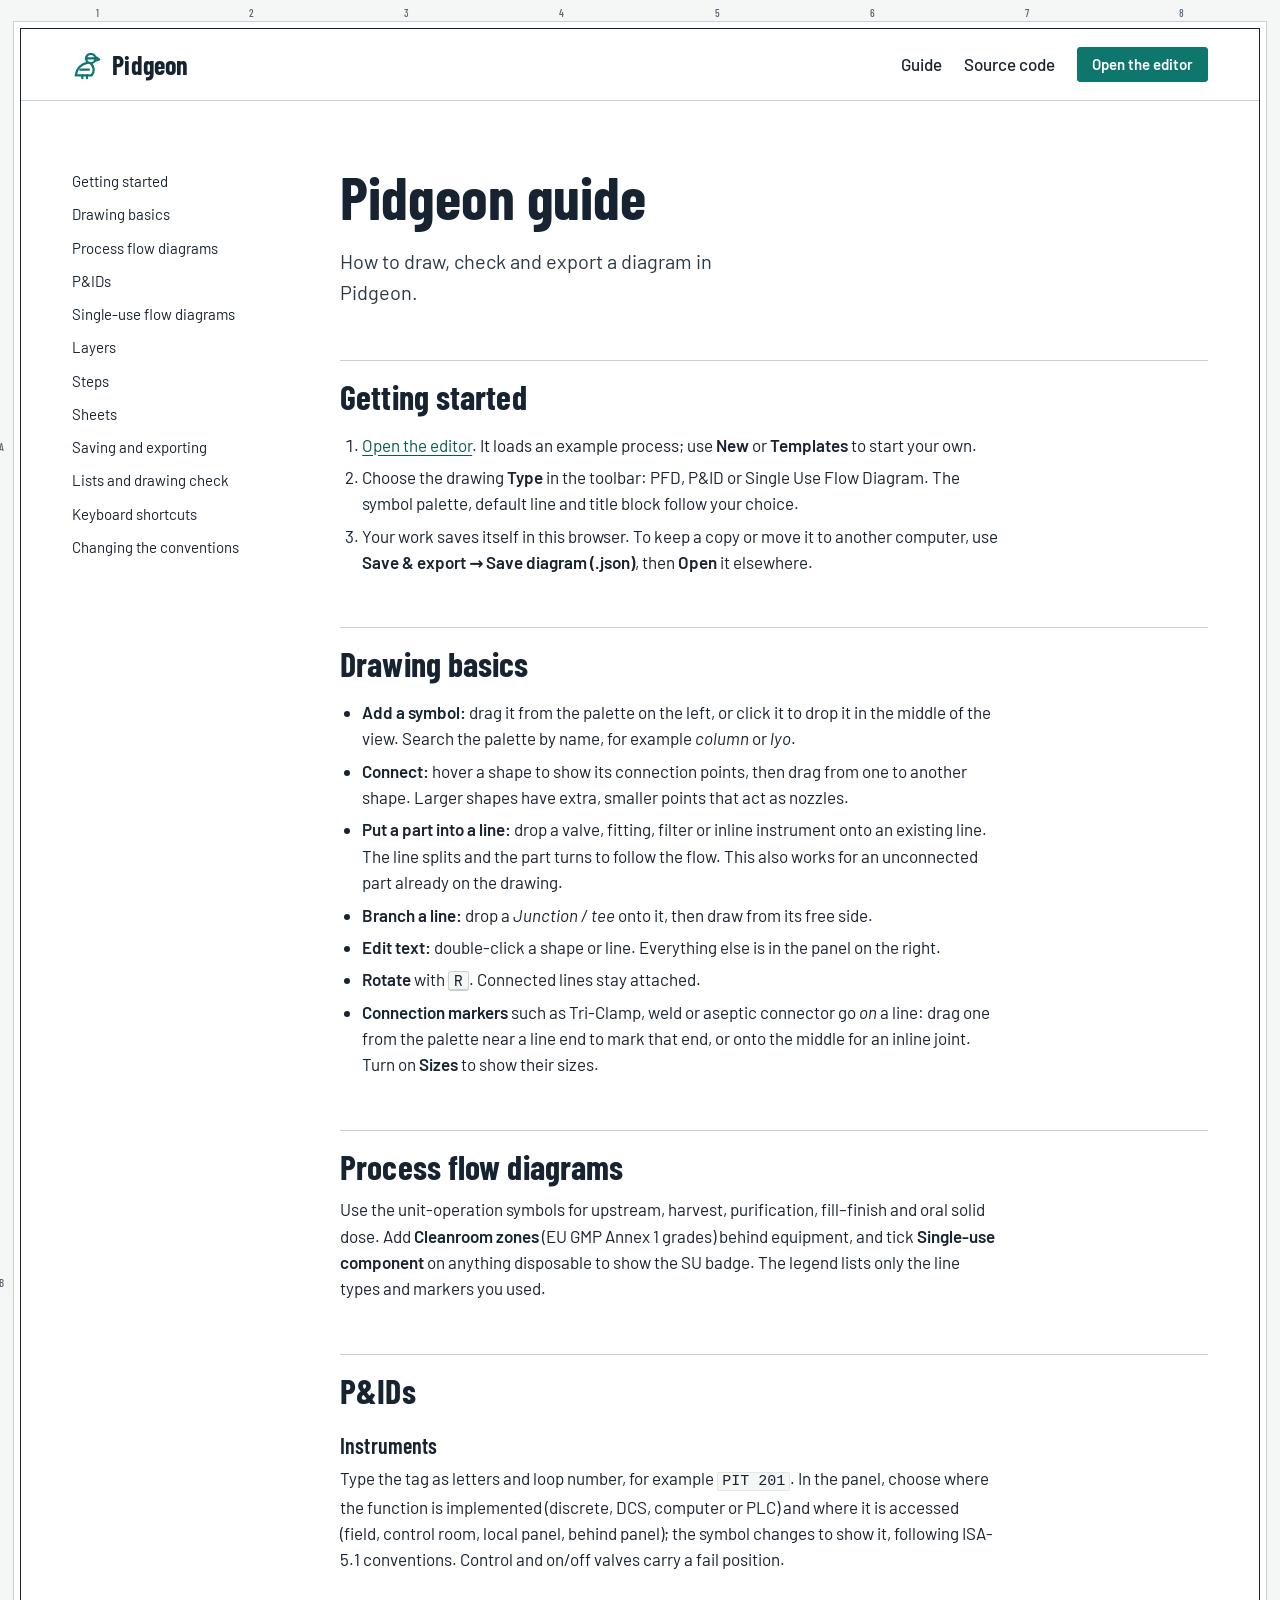
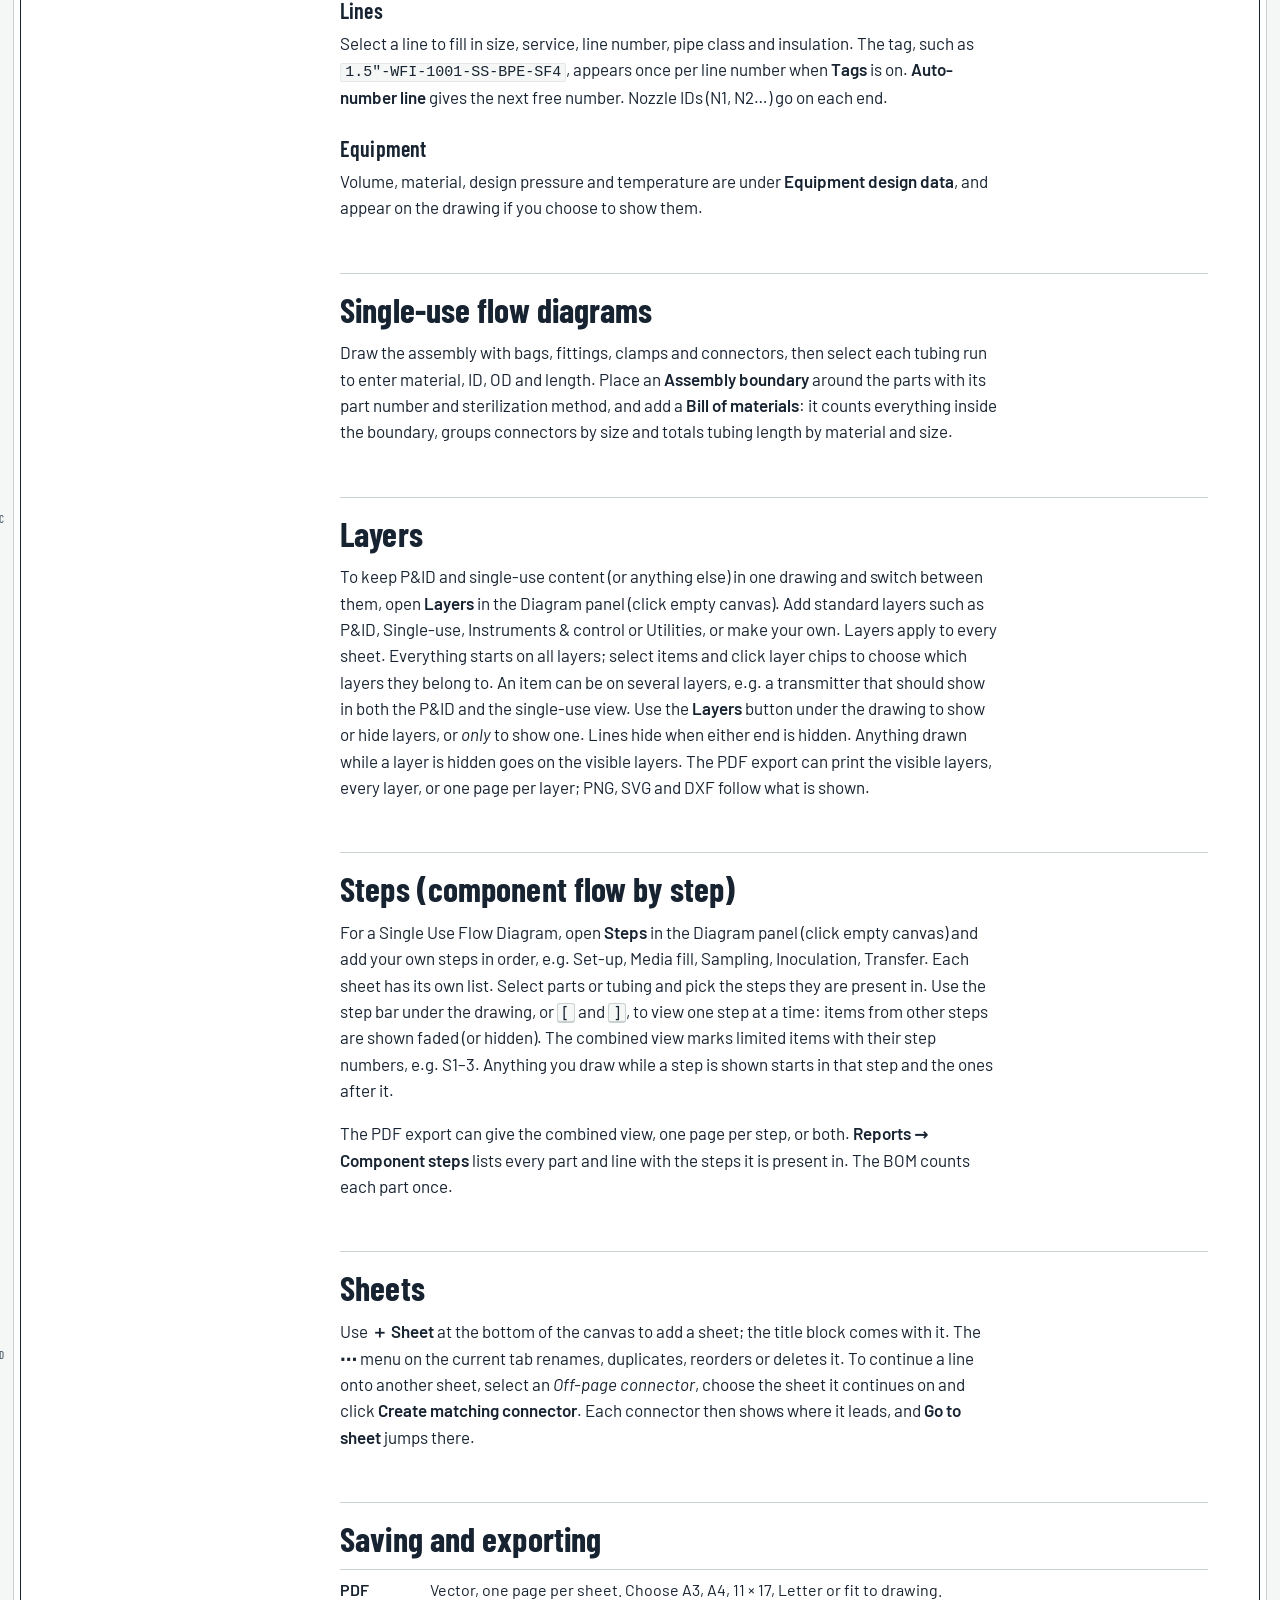
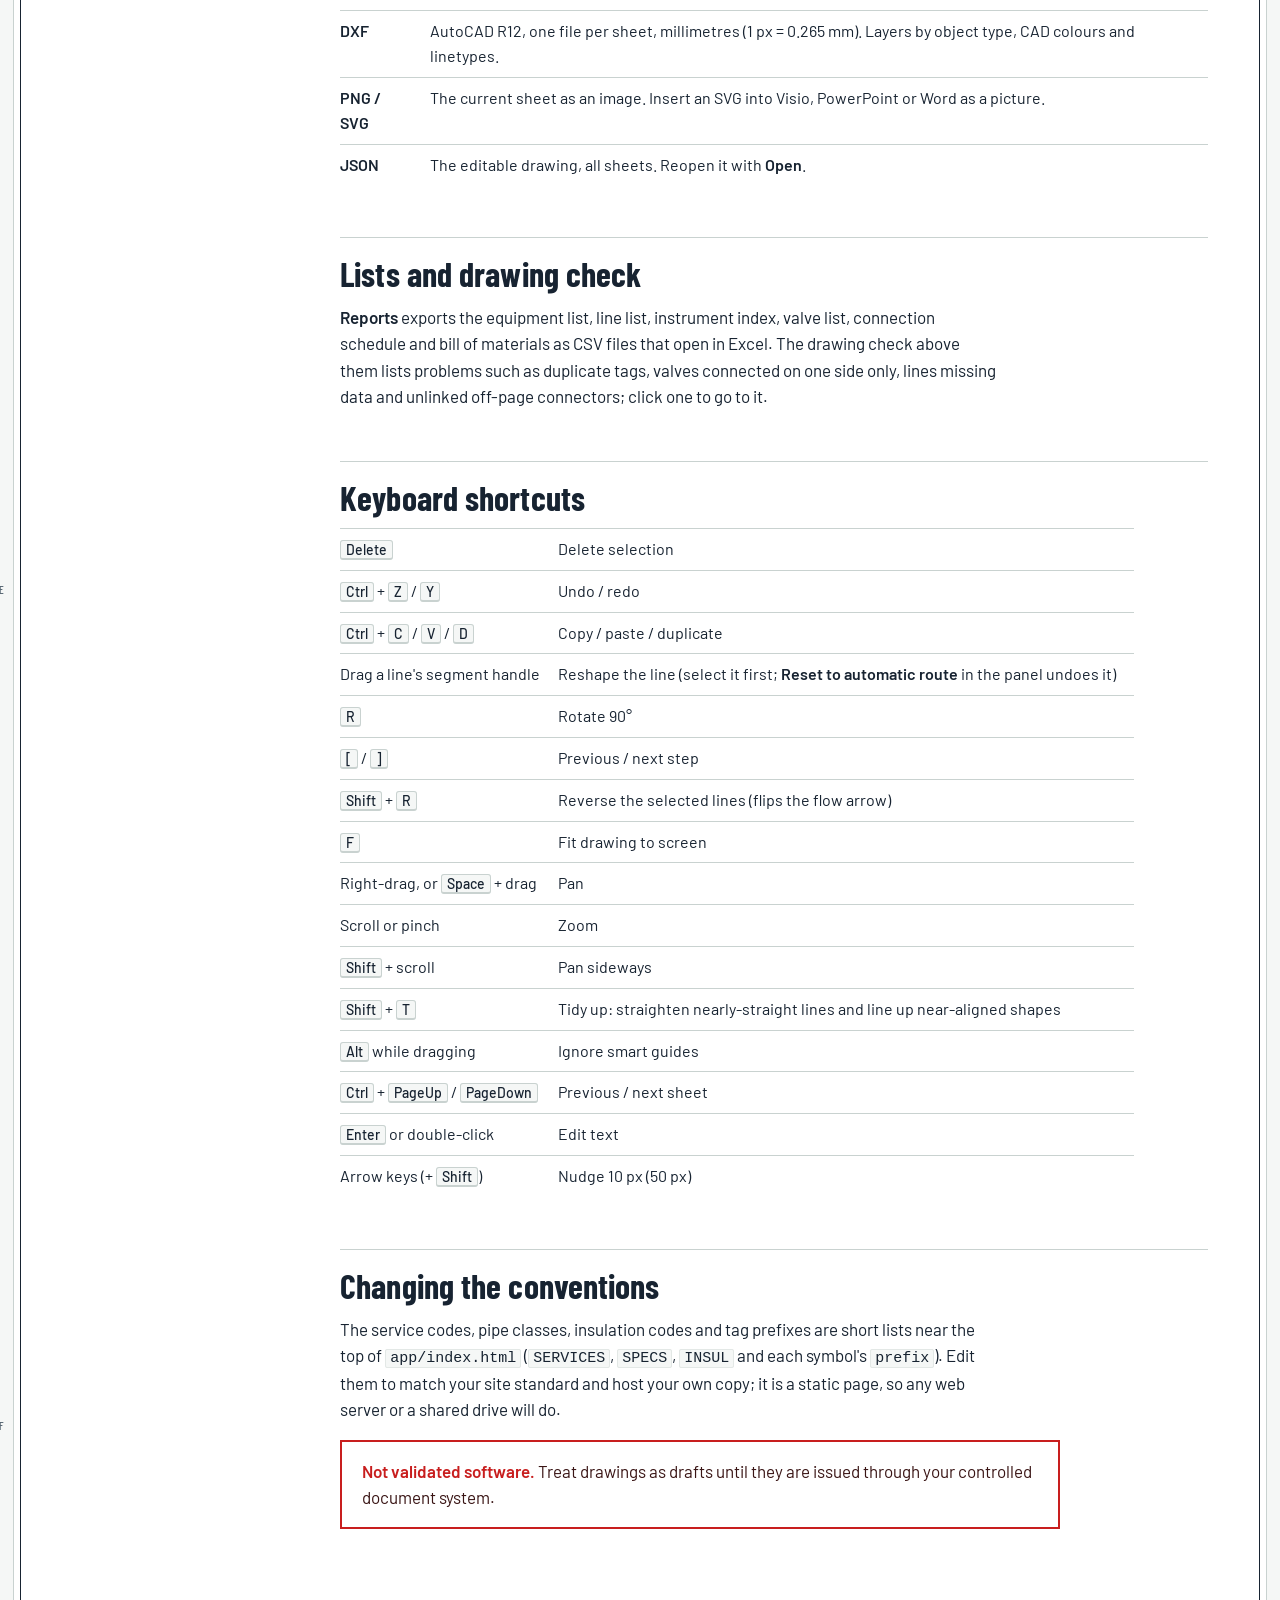
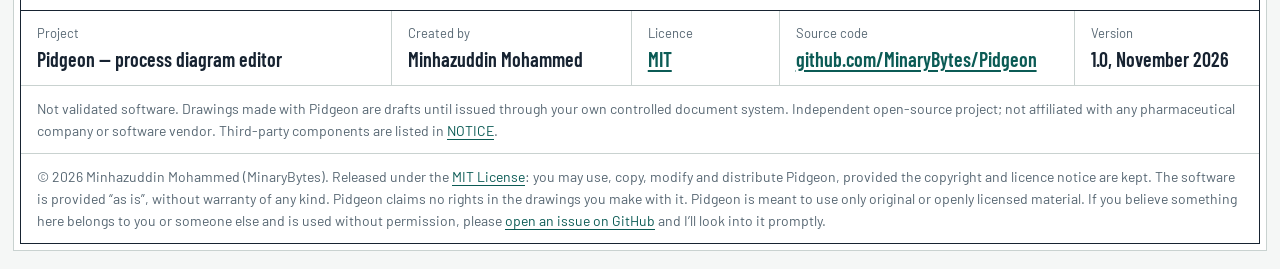
<file: guide.html>
<!DOCTYPE html>
<html lang="en">
<head>
<meta charset="utf-8">
<meta name="viewport" content="width=device-width, initial-scale=1">
<title>Guide — Pidgeon</title>
<meta name="description" content="How to draw, check and export PFDs, P&IDs and single-use flow diagrams with Pidgeon.">
<link rel="icon" href="assets/pidgeon.svg" type="image/svg+xml">
<link rel="stylesheet" href="assets/site.css">
<meta property="og:title" content="Pidgeon — process diagrams for pharma">
<meta property="og:description" content="A free, open-source editor for PFDs, P&amp;IDs and single-use flow diagrams. It runs in your browser and nothing is uploaded.">
<meta property="og:image" content="https://pidgeon.studio/assets/app-pid.webp">
<link rel="canonical" href="https://pidgeon.studio/guide.html">
</head>
<body>
<a class="skip" href="#main">Skip to content</a>
<div class="frame">
<div class="zones-x" aria-hidden="true"><span>1</span><span>2</span><span>3</span><span>4</span><span>5</span><span>6</span><span>7</span><span>8</span></div><div class="zones-y" aria-hidden="true"><span>A</span><span>B</span><span>C</span><span>D</span><span>E</span><span>F</span></div>
<header class="top">
  <a class="brand" href="./"><svg viewBox="0 0 32 32" fill="none" stroke="#0F766E" stroke-width="2.4" stroke-linejoin="round" stroke-linecap="round" aria-hidden="true"><circle cx="20" cy="9" r="5"/><path d="M15 9h10"/><path d="M25 7.5l4 2.5-4 1.5"/><path d="M17 13.5C10 15 5 20 4 27h17c3-3.5 3-9.5-1.5-13"/><path d="M9 21h9"/><path d="M11 27v3M16 27v3"/></svg>Pidgeon</a>
  <nav class="links" aria-label="Main">
    <a href="guide.html">Guide</a>
    <a href="https://github.com/MinaryBytes/Pidgeon">Source code</a>
    <a class="btn go" href="app/">Open the editor</a>
  </nav>
</header>
<main id="main" class="guide">
<nav class="toc" aria-label="Guide contents">
  <a href="#start">Getting started</a>
  <a href="#draw">Drawing basics</a>
  <a href="#pfd">Process flow diagrams</a>
  <a href="#pid">P&amp;IDs</a>
  <a href="#su">Single-use flow diagrams</a>
  <a href="#layers">Layers</a>
  <a href="#steps">Steps</a>
  <a href="#sheets">Sheets</a>
  <a href="#export">Saving and exporting</a>
  <a href="#reports">Lists and drawing check</a>
  <a href="#keys">Keyboard shortcuts</a>
  <a href="#custom">Changing the conventions</a>
</nav>
<article>
<h1>Pidgeon guide</h1>
<p class="lede">How to draw, check and export a diagram in Pidgeon.</p>

<h2 id="start">Getting started</h2>
<ol>
  <li><a href="app/">Open the editor</a>. It loads an example process; use <b>New</b> or <b>Templates</b> to start your own.</li>
  <li>Choose the drawing <b>Type</b> in the toolbar: PFD, P&amp;ID or Single Use Flow Diagram. The symbol palette, default line and title block follow your choice.</li>
  <li>Your work saves itself in this browser. To keep a copy or move it to another computer, use <b>Save &amp; export → Save diagram (.json)</b>, then <b>Open</b> it elsewhere.</li>
</ol>

<h2 id="draw">Drawing basics</h2>
<ul>
  <li><b>Add a symbol:</b> drag it from the palette on the left, or click it to drop it in the middle of the view. Search the palette by name, for example <i>column</i> or <i>lyo</i>.</li>
  <li><b>Connect:</b> hover a shape to show its connection points, then drag from one to another shape. Larger shapes have extra, smaller points that act as nozzles.</li>
  <li><b>Put a part into a line:</b> drop a valve, fitting, filter or inline instrument onto an existing line. The line splits and the part turns to follow the flow. This also works for an unconnected part already on the drawing.</li>
  <li><b>Branch a line:</b> drop a <i>Junction / tee</i> onto it, then draw from its free side.</li>
  <li><b>Edit text:</b> double-click a shape or line. Everything else is in the panel on the right.</li>
  <li><b>Rotate</b> with <kbd>R</kbd>. Connected lines stay attached.</li>
  <li><b>Connection markers</b> such as Tri-Clamp, weld or aseptic connector go <i>on</i> a line: drag one from the palette near a line end to mark that end, or onto the middle for an inline joint. Turn on <b>Sizes</b> to show their sizes.</li>
</ul>

<h2 id="pfd">Process flow diagrams</h2>
<p>Use the unit-operation symbols for upstream, harvest, purification, fill–finish and oral solid dose. Add <b>Cleanroom zones</b> (EU GMP Annex 1 grades) behind equipment, and tick <b>Single-use component</b> on anything disposable to show the SU badge. The legend lists only the line types and markers you used.</p>

<h2 id="pid">P&amp;IDs</h2>
<h3>Instruments</h3>
<p>Type the tag as letters and loop number, for example <code>PIT 201</code>. In the panel, choose where the function is implemented (discrete, DCS, computer or PLC) and where it is accessed (field, control room, local panel, behind panel); the symbol changes to show it, following ISA-5.1 conventions. Control and on/off valves carry a fail position.</p>
<h3>Lines</h3>
<p>Select a line to fill in size, service, line number, pipe class and insulation. The tag, such as <code>1.5"-WFI-1001-SS-BPE-SF4</code>, appears once per line number when <b>Tags</b> is on. <b>Auto-number line</b> gives the next free number. Nozzle IDs (N1, N2…) go on each end.</p>
<h3>Equipment</h3>
<p>Volume, material, design pressure and temperature are under <b>Equipment design data</b>, and appear on the drawing if you choose to show them.</p>

<h2 id="su">Single-use flow diagrams</h2>
<p>Draw the assembly with bags, fittings, clamps and connectors, then select each tubing run to enter material, ID, OD and length. Place an <b>Assembly boundary</b> around the parts with its part number and sterilization method, and add a <b>Bill of materials</b>: it counts everything inside the boundary, groups connectors by size and totals tubing length by material and size.</p>

<h2 id="layers">Layers</h2>
<p>To keep P&amp;ID and single-use content (or anything else) in one drawing and switch between them, open <b>Layers</b> in the Diagram panel (click empty canvas). Add standard layers such as P&amp;ID, Single-use, Instruments &amp; control or Utilities, or make your own. Layers apply to every sheet. Everything starts on all layers; select items and click layer chips to choose which layers they belong to. An item can be on several layers, e.g. a transmitter that should show in both the P&amp;ID and the single-use view. Use the <b>Layers</b> button under the drawing to show or hide layers, or <i>only</i> to show one. Lines hide when either end is hidden. Anything drawn while a layer is hidden goes on the visible layers. The PDF export can print the visible layers, every layer, or one page per layer; PNG, SVG and DXF follow what is shown.</p>

<h2 id="steps">Steps (component flow by step)</h2>
<p>For a Single Use Flow Diagram, open <b>Steps</b> in the Diagram panel (click empty canvas) and add your own steps in order, e.g. Set-up, Media fill, Sampling, Inoculation, Transfer. Each sheet has its own list. Select parts or tubing and pick the steps they are present in. Use the step bar under the drawing, or <kbd>[</kbd> and <kbd>]</kbd>, to view one step at a time: items from other steps are shown faded (or hidden). The combined view marks limited items with their step numbers, e.g. S1–3. Anything you draw while a step is shown starts in that step and the ones after it.</p>
<p>The PDF export can give the combined view, one page per step, or both. <b>Reports → Component steps</b> lists every part and line with the steps it is present in. The BOM counts each part once.</p>

<h2 id="sheets">Sheets</h2>
<p>Use <b>＋ Sheet</b> at the bottom of the canvas to add a sheet; the title block comes with it. The <b>⋯</b> menu on the current tab renames, duplicates, reorders or deletes it. To continue a line onto another sheet, select an <i>Off-page connector</i>, choose the sheet it continues on and click <b>Create matching connector</b>. Each connector then shows where it leads, and <b>Go to sheet</b> jumps there.</p>

<h2 id="export">Saving and exporting</h2>
<table>
  <tr><th>PDF</th><td>Vector, one page per sheet. Choose A3, A4, 11 × 17, Letter or fit to drawing.</td></tr>
  <tr><th>DXF</th><td>AutoCAD R12, one file per sheet, millimetres (1 px = 0.265 mm). Layers by object type, CAD colours and linetypes.</td></tr>
  <tr><th>PNG / SVG</th><td>The current sheet as an image. Insert an SVG into Visio, PowerPoint or Word as a picture.</td></tr>
  <tr><th>JSON</th><td>The editable drawing, all sheets. Reopen it with <b>Open</b>.</td></tr>
</table>

<h2 id="reports">Lists and drawing check</h2>
<p><b>Reports</b> exports the equipment list, line list, instrument index, valve list, connection schedule and bill of materials as CSV files that open in Excel. The drawing check above them lists problems such as duplicate tags, valves connected on one side only, lines missing data and unlinked off-page connectors; click one to go to it.</p>

<h2 id="keys">Keyboard shortcuts</h2>
<table>
  <tr><td><kbd>Delete</kbd></td><td>Delete selection</td></tr>
  <tr><td><kbd>Ctrl</kbd> + <kbd>Z</kbd> / <kbd>Y</kbd></td><td>Undo / redo</td></tr>
  <tr><td><kbd>Ctrl</kbd> + <kbd>C</kbd> / <kbd>V</kbd> / <kbd>D</kbd></td><td>Copy / paste / duplicate</td></tr>
  <tr><td>Drag a line's segment handle</td><td>Reshape the line (select it first; <b>Reset to automatic route</b> in the panel undoes it)</td></tr>
  <tr><td><kbd>R</kbd></td><td>Rotate 90°</td></tr>
  <tr><td><kbd>[</kbd> / <kbd>]</kbd></td><td>Previous / next step</td></tr>
  <tr><td><kbd>Shift</kbd> + <kbd>R</kbd></td><td>Reverse the selected lines (flips the flow arrow)</td></tr>
  <tr><td><kbd>F</kbd></td><td>Fit drawing to screen</td></tr>
  <tr><td>Right-drag, or <kbd>Space</kbd> + drag</td><td>Pan</td></tr>
  <tr><td>Scroll or pinch</td><td>Zoom</td></tr>
  <tr><td><kbd>Shift</kbd> + scroll</td><td>Pan sideways</td></tr>
  <tr><td><kbd>Shift</kbd> + <kbd>T</kbd></td><td>Tidy up: straighten nearly-straight lines and line up near-aligned shapes</td></tr>
  <tr><td><kbd>Alt</kbd> while dragging</td><td>Ignore smart guides</td></tr>
  <tr><td><kbd>Ctrl</kbd> + <kbd>PageUp</kbd> / <kbd>PageDown</kbd></td><td>Previous / next sheet</td></tr>
  <tr><td><kbd>Enter</kbd> or double-click</td><td>Edit text</td></tr>
  <tr><td>Arrow keys (+ <kbd>Shift</kbd>)</td><td>Nudge 10 px (50 px)</td></tr>
</table>

<h2 id="custom">Changing the conventions</h2>
<p>The service codes, pipe classes, insulation codes and tag prefixes are short lists near the top of <code>app/index.html</code> (<code>SERVICES</code>, <code>SPECS</code>, <code>INSUL</code> and each symbol's <code>prefix</code>). Edit them to match your site standard and host your own copy; it is a static page, so any web server or a shared drive will do.</p>
<p class="note"><strong>Not validated software.</strong> Treat drawings as drafts until they are issued through your controlled document system.</p>
</article>
</main>
<footer class="titleblock">
  <div><span class="k">Project</span><span class="v">Pidgeon — process diagram editor</span></div>
  <div><span class="k">Created by</span><span class="v" data-author>Minhazuddin Mohammed</span></div>
  <div><span class="k">Licence</span><span class="v"><a href="LICENSE">MIT</a></span></div>
  <div><span class="k">Source code</span><span class="v"><a href="https://github.com/MinaryBytes/Pidgeon">github.com/MinaryBytes/Pidgeon</a></span></div>
  <div><span class="k">Version</span><span class="v">1.0, November 2026</span></div>
  <div class="wide">Not validated software. Drawings made with Pidgeon are drafts until issued through your own controlled document system. Independent open-source project; not affiliated with any pharmaceutical company or software vendor. Third-party components are listed in <a href="NOTICE.md">NOTICE</a>.</div>
  <div class="wide copyright">© 2026 Minhazuddin Mohammed (MinaryBytes). Released under the <a href="LICENSE">MIT License</a>: you may use, copy, modify and distribute Pidgeon, provided the copyright and licence notice are kept. The software is provided “as is”, without warranty of any kind. Pidgeon claims no rights in the drawings you make with it. Pidgeon is meant to use only original or openly licensed material. If you believe something here belongs to you or someone else and is used without permission, please <a href="https://github.com/MinaryBytes/Pidgeon/issues/new">open an issue on GitHub</a> and I’ll look into it promptly.</div>
</footer>
</div>
</body>
</html>
</file>
<file: assets/site.css>
/* Pidgeon website — drafting-sheet look: mylar paper, blue-black ink, teal process line, redline markup */
@font-face{font-family:Barlow;src:url(fonts/barlow-latin-400-normal.woff2) format("woff2");font-weight:400;font-style:normal;font-display:swap}
@font-face{font-family:Barlow;src:url(fonts/barlow-latin-400-italic.woff2) format("woff2");font-weight:400;font-style:italic;font-display:swap}
@font-face{font-family:Barlow;src:url(fonts/barlow-latin-500-normal.woff2) format("woff2");font-weight:500;font-display:swap}
@font-face{font-family:Barlow;src:url(fonts/barlow-latin-600-normal.woff2) format("woff2");font-weight:600;font-display:swap}
@font-face{font-family:"Barlow Condensed";src:url(fonts/barlow-condensed-latin-500-normal.woff2) format("woff2");font-weight:500;font-display:swap}
@font-face{font-family:"Barlow Condensed";src:url(fonts/barlow-condensed-latin-600-normal.woff2) format("woff2");font-weight:600;font-display:swap}
@font-face{font-family:"Barlow Condensed";src:url(fonts/barlow-condensed-latin-700-normal.woff2) format("woff2");font-weight:700;font-display:swap}

:root{
  --paper:#F5F7F6;      /* drafting film */
  --sheet:#FFFFFF;
  --ink:#172331;        /* blue-black drawing ink */
  --mute:#566672;
  --rule:#C9D2D0;
  --grid:#E3E8E6;
  --line:#0F766E;       /* process line / action */
  --line-dark:#0B5B55;
  --red:#C81E1E;        /* redline markup */
  --cond:"Barlow Condensed","Arial Narrow",sans-serif;
  --body:Barlow,"Segoe UI",system-ui,sans-serif;
}
*{box-sizing:border-box}
html{-webkit-text-size-adjust:100%}
body{margin:0;background:var(--paper);color:var(--ink);font:400 17px/1.55 var(--body)}
img,svg{max-width:100%}
a{color:var(--line-dark);text-underline-offset:3px}
a:hover{color:var(--ink)}
:focus-visible{outline:2.5px solid var(--red);outline-offset:3px;border-radius:2px}
.skip{position:absolute;left:-999px}
.skip:focus{left:16px;top:12px;background:var(--sheet);padding:6px 10px;z-index:10}

/* The page is a drawing sheet: border with zone references */
.frame{position:relative;max-width:1240px;margin:28px auto;background:var(--sheet);border:1.5px solid var(--ink);box-shadow:0 0 0 6px var(--sheet),0 0 0 7px var(--rule)}
.zones-x,.zones-y{position:absolute;display:flex;color:var(--mute);font:500 11px/1 var(--cond);pointer-events:none}
.zones-x{left:0;right:0;top:-22px;justify-content:space-around}
.zones-y{top:0;bottom:0;left:-22px;flex-direction:column;justify-content:space-around}
.wrap{padding:0 clamp(20px,4vw,56px)}

header.top{display:flex;align-items:center;gap:20px;padding:18px clamp(20px,4vw,56px);border-bottom:1px solid var(--rule)}
.brand{display:flex;align-items:center;gap:10px;font:700 26px/1 var(--cond);color:var(--ink);text-decoration:none;letter-spacing:.2px}
.brand svg{width:30px;height:30px}
nav.links{margin-left:auto;display:flex;align-items:center;gap:22px;font-weight:500}
nav.links a{color:var(--ink);text-decoration:none}
nav.links a:hover{text-decoration:underline}
.btn{display:inline-block;padding:11px 18px;border:1.5px solid var(--ink);border-radius:3px;font:600 17px/1 var(--body);text-decoration:none;color:var(--ink);background:var(--sheet)}
.btn:hover{background:var(--paper);color:var(--ink)}
.btn.go{background:var(--line);border-color:var(--line);color:#fff}
.btn.go:hover{background:var(--line-dark);border-color:var(--line-dark);color:#fff}
nav.links .btn{padding:9px 14px;font-size:15px}

h1,h2,h3{font-family:var(--cond);font-weight:700;line-height:1.05;margin:0;letter-spacing:.1px}
h1{font-size:clamp(42px,5.2vw,66px);max-width:12ch}
h2{font-size:clamp(32px,3.6vw,44px);max-width:20ch}
h3{font-size:26px;font-weight:600}
p{margin:0 0 1em;max-width:66ch}
.lede{font-size:20px;color:#2b3947;max-width:38ch}
.small{font-size:15px;color:var(--mute)}

/* Hero */
.hero{display:grid;grid-template-columns:minmax(300px,4fr) 7fr;gap:clamp(24px,4vw,48px);align-items:center;padding:clamp(36px,6vw,72px) clamp(20px,4vw,56px)}
.hero .ctas{display:flex;flex-wrap:wrap;gap:12px;margin:26px 0 14px}
.hero h1{margin-bottom:20px}
.drawing{position:relative;border:1px solid var(--rule);background:#fff}
.drawing img{display:block;width:100%;height:auto}
.drawing svg.markup{position:absolute;inset:0;width:100%;height:100%;overflow:visible}
.markup .cloud{fill:none;stroke:var(--red);stroke-width:3;stroke-linejoin:round}
.markup .lead{fill:none;stroke:var(--red);stroke-width:2}
.markup text{fill:var(--red);font:italic 600 27px var(--cond)}
.markup .tri{fill:var(--red)}
@media (prefers-reduced-motion:no-preference){
  .markup .cloud,.markup .lead{stroke-dasharray:1;stroke-dashoffset:1;animation:draw 1s ease-out forwards}
  .markup .n2 .cloud,.markup .n2 .lead{animation-delay:.55s}
  .markup .n3 .cloud,.markup .n3 .lead{animation-delay:1.1s}
  .markup text,.markup .tri{opacity:0;animation:show .4s ease-out forwards;animation-delay:.7s}
  .markup .n2 text,.markup .n2 .tri{animation-delay:1.25s}
  .markup .n3 text,.markup .n3 .tri{animation-delay:1.8s}
}
@keyframes draw{to{stroke-dashoffset:0}}
@keyframes show{to{opacity:1}}

/* Sections are separated like drawing zones by a single ink rule */
section{padding:clamp(44px,6vw,80px) clamp(20px,4vw,56px);border-top:1px solid var(--rule)}
section > h2{margin-bottom:14px}
section > p.intro{color:#2b3947;margin-bottom:34px}

.kinds{display:grid;grid-template-columns:repeat(3,1fr);gap:clamp(20px,3vw,40px)}
.kind figure{margin:0 0 16px;border:1px solid var(--rule);background:#fff;aspect-ratio:4/3;display:flex;align-items:center;justify-content:center;overflow:hidden}
.kind figure img{width:100%;height:100%;object-fit:contain;padding:8px}
.kind h3{margin-bottom:8px}
.kind p{font-size:16px}
.kind a.open{font-weight:600}

table.outputs{width:100%;border-collapse:collapse;font-size:16px}
.outputs th,.outputs td{text-align:left;vertical-align:top;padding:14px 16px 14px 0;border-top:1px solid var(--rule)}
.outputs th{font:600 22px/1.1 var(--cond);width:150px;white-space:nowrap}
.outputs tr:last-child td,.outputs tr:last-child th{border-bottom:1px solid var(--rule)}
.outputs td p{margin:0}

.split h2{margin-bottom:14px}
.split{display:grid;grid-template-columns:1fr 1fr;gap:clamp(24px,4vw,64px);align-items:start}
.split ul{margin:0;padding-left:20px}
.split li{margin:0 0 8px;max-width:58ch}

.note{border:2px solid var(--red);padding:16px 20px;color:#3a1515;background:#fff;max-width:72ch}
.note strong{color:var(--red)}

details{border-top:1px solid var(--rule);padding:16px 0;max-width:80ch}
details:last-of-type{border-bottom:1px solid var(--rule)}
summary{cursor:pointer;font:600 22px/1.2 var(--cond);list-style:none;display:flex;gap:12px;align-items:baseline}
summary::-webkit-details-marker{display:none}
summary::before{content:"+";color:var(--line);font-weight:700;width:14px;flex:none}
details[open] summary::before{content:"−"}
details p{margin:10px 0 0 26px}

/* Footer = title block */
footer.titleblock{display:grid;grid-template-columns:2fr 1.3fr .8fr 1.6fr 1fr;border-top:1.5px solid var(--ink)}
.titleblock > div{padding:12px 16px;border-left:1px solid var(--rule);min-height:72px}
.titleblock > div:first-child{border-left:none}
.titleblock .k{display:block;font-size:13px;color:var(--mute);margin-bottom:4px}
.titleblock .v{font:600 20px/1.2 var(--cond)}
.titleblock .wide{grid-column:1/-1;border-left:none;border-top:1px solid var(--rule);font-size:14px;color:var(--mute);min-height:0}

/* Guide */
.guide{display:grid;grid-template-columns:220px 1fr;gap:48px;padding:clamp(36px,5vw,64px) clamp(20px,4vw,56px)}
.guide nav.toc{position:sticky;top:20px;align-self:start;font-size:15px}
.guide nav.toc a{display:block;padding:5px 0;color:var(--ink);text-decoration:none}
.guide nav.toc a:hover{color:var(--line-dark);text-decoration:underline}
.guide article h1{font-size:clamp(40px,5vw,60px);margin-bottom:18px}
.guide article h2{max-width:none;font-size:34px;margin:52px 0 12px;padding-top:18px;border-top:1px solid var(--rule)}
.guide article h3{font-size:22px;margin:26px 0 8px}
.guide article ul,.guide article ol{padding-left:22px;max-width:66ch}
.guide article li{margin-bottom:6px}
kbd{font:500 14px var(--body);border:1px solid var(--rule);border-bottom-width:2px;border-radius:3px;padding:0 5px;background:var(--paper)}
code{font-size:15px;background:var(--paper);border:1px solid var(--grid);padding:0 4px;border-radius:2px}
.guide table{border-collapse:collapse;font-size:16px;margin:8px 0 16px}
.guide td,.guide th{border-top:1px solid var(--rule);padding:8px 18px 8px 0;text-align:left;vertical-align:top}

@media (max-width:980px){
  .frame{margin:0;border-left:none;border-right:none;box-shadow:none}
  .zones-x,.zones-y{display:none}
  .hero{grid-template-columns:1fr}
  .kinds{grid-template-columns:1fr}
  .split{grid-template-columns:1fr}
  .guide{grid-template-columns:1fr}
  .guide nav.toc{position:static;columns:2}
  footer.titleblock{grid-template-columns:1fr 1fr}
  .titleblock > div:nth-child(3){border-left:none}
  .titleblock > div:nth-child(n+3){border-top:1px solid var(--rule)}
}
@media (max-width:560px){
  body{font-size:16px}
  nav.links a:not(.btn){display:none}
  .outputs th{width:auto;display:block;border-bottom:none;padding-bottom:0}
  .outputs td{display:block;border-top:none;padding-top:4px}
  footer.titleblock{grid-template-columns:1fr}
  .titleblock > div{border-left:none;border-top:1px solid var(--rule)}
}
</file>
